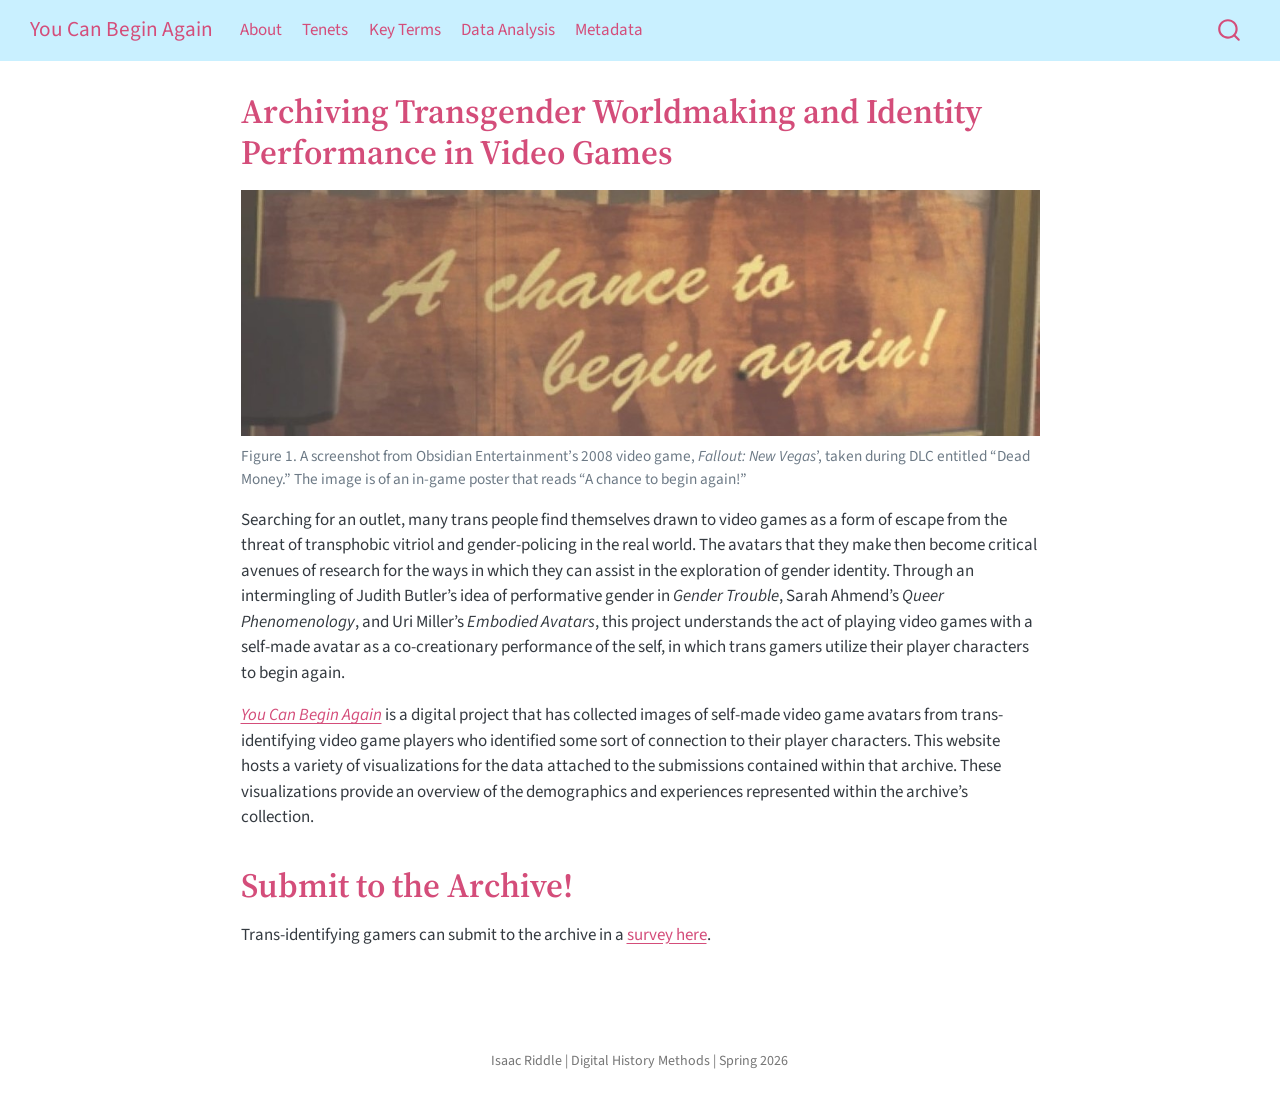
<file: index.html>
<!DOCTYPE html>
<html xmlns="http://www.w3.org/1999/xhtml" lang="en" xml:lang="en"><head>

<meta charset="utf-8">
<meta name="generator" content="quarto-1.9.37">

<meta name="viewport" content="width=device-width, initial-scale=1.0, user-scalable=yes">


<title>Archiving Transgender Worldmaking and Identity Performance in Video Games – You Can Begin Again</title>
<style>
/* Default styles provided by pandoc.
** See https://pandoc.org/MANUAL.html#variables-for-html for config info.
*/
code{white-space: pre-wrap;}
span.smallcaps{font-variant: small-caps;}
div.columns{display: flex; gap: min(4vw, 1.5em);}
div.column{flex: auto; overflow-x: auto;}
div.hanging-indent{margin-left: 1.5em; text-indent: -1.5em;}
ul.task-list{list-style: none;}
ul.task-list li input[type="checkbox"] {
  width: 0.8em;
  margin: 0 0.8em 0.2em -1em; /* quarto-specific, see https://github.com/quarto-dev/quarto-cli/issues/4556 */ 
  vertical-align: middle;
}
</style>


<script src="site_libs/quarto-nav/quarto-nav.js"></script>
<script src="site_libs/quarto-nav/headroom.min.js"></script>
<script src="site_libs/clipboard/clipboard.min.js"></script>
<script src="site_libs/quarto-search/autocomplete.umd.js"></script>
<script src="site_libs/quarto-search/fuse.min.js"></script>
<script src="site_libs/quarto-search/quarto-search.js"></script>
<meta name="quarto:offset" content="./">
<script src="site_libs/quarto-html/quarto.js" type="module"></script>
<script src="site_libs/quarto-html/tabsets/tabsets.js" type="module"></script>
<script src="site_libs/quarto-html/popper.min.js"></script>
<script src="site_libs/quarto-html/tippy.umd.min.js"></script>
<script src="site_libs/quarto-html/anchor.min.js"></script>
<link href="site_libs/quarto-html/tippy.css" rel="stylesheet">
<link href="site_libs/quarto-html/quarto-syntax-highlighting-7f8f88aac4f3542376d5c11b86a4c14d.css" rel="stylesheet" id="quarto-text-highlighting-styles">
<script src="site_libs/bootstrap/bootstrap.min.js"></script>
<link href="site_libs/bootstrap/bootstrap-icons.css" rel="stylesheet">
<link href="site_libs/bootstrap/bootstrap-a1b686ef33f78459eae80886baf5259c.min.css" rel="stylesheet" append-hash="true" id="quarto-bootstrap" data-mode="light">
<script id="quarto-search-options" type="application/json">{
  "location": "navbar",
  "copy-button": false,
  "collapse-after": 3,
  "panel-placement": "end",
  "type": "overlay",
  "limit": 50,
  "keyboard-shortcut": [
    "f",
    "/",
    "s"
  ],
  "show-item-context": false,
  "language": {
    "search-no-results-text": "No results",
    "search-matching-documents-text": "matching documents",
    "search-copy-link-title": "Copy link to search",
    "search-hide-matches-text": "Hide additional matches",
    "search-more-match-text": "more match in this document",
    "search-more-matches-text": "more matches in this document",
    "search-clear-button-title": "Clear",
    "search-text-placeholder": "",
    "search-detached-cancel-button-title": "Cancel",
    "search-submit-button-title": "Submit",
    "search-label": "Search"
  }
}</script>


</head>

<body class="nav-fixed fullcontent quarto-light">

<div id="quarto-search-results"></div>
  <header id="quarto-header" class="headroom fixed-top">
    <nav class="navbar navbar-expand-lg " data-bs-theme="dark">
      <div class="navbar-container container-fluid">
      <div class="navbar-brand-container mx-auto">
    <a class="navbar-brand" href="./index.html">
    <span class="navbar-title">You Can Begin Again</span>
    </a>
  </div>
            <div id="quarto-search" class="" title="Search"></div>
          <button class="navbar-toggler" type="button" data-bs-toggle="collapse" data-bs-target="#navbarCollapse" aria-controls="navbarCollapse" role="menu" aria-expanded="false" aria-label="Toggle navigation" onclick="if (window.quartoToggleHeadroom) { window.quartoToggleHeadroom(); }">
  <span class="navbar-toggler-icon"></span>
</button>
          <div class="collapse navbar-collapse" id="navbarCollapse">
            <ul class="navbar-nav navbar-nav-scroll me-auto">
  <li class="nav-item">
    <a class="nav-link" href="./about.html"> 
<span class="menu-text">About</span></a>
  </li>  
  <li class="nav-item">
    <a class="nav-link" href="./tenets.html"> 
<span class="menu-text">Tenets</span></a>
  </li>  
  <li class="nav-item">
    <a class="nav-link" href="./terms.html"> 
<span class="menu-text">Key Terms</span></a>
  </li>  
  <li class="nav-item">
    <a class="nav-link" href="./datavisualization.html"> 
<span class="menu-text">Data Analysis</span></a>
  </li>  
  <li class="nav-item">
    <a class="nav-link" href="./metadata.html"> 
<span class="menu-text">Metadata</span></a>
  </li>  
</ul>
          </div> <!-- /navcollapse -->
            <div class="quarto-navbar-tools">
</div>
      </div> <!-- /container-fluid -->
    </nav>
</header>
<!-- content -->
<div id="quarto-content" class="quarto-container page-columns page-rows-contents page-layout-article page-navbar">
<!-- sidebar -->
<!-- margin-sidebar -->
    
<!-- main -->
<main class="content" id="quarto-document-content">

<header id="title-block-header" class="quarto-title-block default">
<div class="quarto-title">
<h1 class="title">Archiving Transgender Worldmaking and Identity Performance in Video Games</h1>
</div>



<div class="quarto-title-meta">

    
  
    
  </div>
  


</header>


<div class="quarto-figure quarto-figure-center">
<figure class="figure">
<p><img src="img/exhibitbanner.jpg" class="img-fluid figure-img"></p>
<figcaption>Figure 1. A screenshot from Obsidian Entertainment’s 2008 video game, <em>Fallout: New Vegas</em>’, taken during DLC entitled “Dead Money.” The image is of an in-game poster that reads “A chance to begin again!”</figcaption>
</figure>
</div>
<p>Searching for an outlet, many trans people find themselves drawn to video games as a form of escape from the threat of transphobic vitriol and gender-policing in the real world. The avatars that they make then become critical avenues of research for the ways in which they can assist in the exploration of gender identity. Through an intermingling of Judith Butler’s idea of performative gender in <em>Gender Trouble</em>, Sarah Ahmend’s <em>Queer Phenomenology</em>, and Uri Miller’s <em>Embodied Avatars</em>, this project understands the act of playing video games with a self-made avatar as a co-creationary performance of the self, in which trans gamers utilize their player characters to begin again.</p>
<p><a href="https://isaaclriddle.github.io/youcanbeginagain/collection/"><em>You Can Begin Again</em></a> is a digital project that has collected images of self-made video game avatars from trans-identifying video game players who identified some sort of connection to their player characters. This website hosts a variety of visualizations for the data attached to the submissions contained within that archive. These visualizations provide an overview of the demographics and experiences represented within the archive’s collection.</p>
<section id="submit-to-the-archive" class="level1">
<h1>Submit to the Archive!</h1>
<p>Trans-identifying gamers can submit to the archive in a <a href="https://virginiatech.questionpro.com/youcanbeginagaindigitalarchivesubmissions">survey here</a>.</p>


</section>

</main> <!-- /main -->
<script id="quarto-html-after-body" type="application/javascript">
  window.document.addEventListener("DOMContentLoaded", function (event) {
    const icon = "";
    const anchorJS = new window.AnchorJS();
    anchorJS.options = {
      placement: 'right',
      icon: icon
    };
    anchorJS.add('.anchored');
    const isCodeAnnotation = (el) => {
      for (const clz of el.classList) {
        if (clz.startsWith('code-annotation-')) {                     
          return true;
        }
      }
      return false;
    }
    const onCopySuccess = function(e) {
      // button target
      const button = e.trigger;
      // don't keep focus
      button.blur();
      // flash "checked"
      button.classList.add('code-copy-button-checked');
      var currentTitle = button.getAttribute("title");
      button.setAttribute("title", "Copied!");
      let tooltip;
      if (window.bootstrap) {
        button.setAttribute("data-bs-toggle", "tooltip");
        button.setAttribute("data-bs-placement", "left");
        button.setAttribute("data-bs-title", "Copied!");
        tooltip = new bootstrap.Tooltip(button, 
          { trigger: "manual", 
            customClass: "code-copy-button-tooltip",
            offset: [0, -8]});
        tooltip.show();    
      }
      setTimeout(function() {
        if (tooltip) {
          tooltip.hide();
          button.removeAttribute("data-bs-title");
          button.removeAttribute("data-bs-toggle");
          button.removeAttribute("data-bs-placement");
        }
        button.setAttribute("title", currentTitle);
        button.classList.remove('code-copy-button-checked');
      }, 1000);
      // clear code selection
      e.clearSelection();
    }
    const getTextToCopy = function(trigger) {
      const outerScaffold = trigger.parentElement.cloneNode(true);
      const codeEl = outerScaffold.querySelector('code');
      for (const childEl of codeEl.children) {
        if (isCodeAnnotation(childEl)) {
          childEl.remove();
        }
      }
      return codeEl.innerText;
    }
    const clipboard = new window.ClipboardJS('.code-copy-button:not([data-in-quarto-modal])', {
      text: getTextToCopy
    });
    clipboard.on('success', onCopySuccess);
    if (window.document.getElementById('quarto-embedded-source-code-modal')) {
      const clipboardModal = new window.ClipboardJS('.code-copy-button[data-in-quarto-modal]', {
        text: getTextToCopy,
        container: window.document.getElementById('quarto-embedded-source-code-modal')
      });
      clipboardModal.on('success', onCopySuccess);
    }
      var localhostRegex = new RegExp(/^(?:http|https):\/\/localhost\:?[0-9]*\//);
      var mailtoRegex = new RegExp(/^mailto:/);
        var filterRegex = new RegExp("https:\/\/isaaclriddle\.github\.io\/beginagainarchive\/");
      var isInternal = (href) => {
          return filterRegex.test(href) || localhostRegex.test(href) || mailtoRegex.test(href);
      }
      // Inspect non-navigation links and adorn them if external
     var links = window.document.querySelectorAll('a[href]:not(.nav-link):not(.navbar-brand):not(.toc-action):not(.sidebar-link):not(.sidebar-item-toggle):not(.pagination-link):not(.no-external):not([aria-hidden]):not(.dropdown-item):not(.quarto-navigation-tool):not(.about-link)');
      for (var i=0; i<links.length; i++) {
        const link = links[i];
        if (!isInternal(link.href)) {
          // undo the damage that might have been done by quarto-nav.js in the case of
          // links that we want to consider external
          if (link.dataset.originalHref !== undefined) {
            link.href = link.dataset.originalHref;
          }
        }
      }
    function tippyHover(el, contentFn, onTriggerFn, onUntriggerFn) {
      const config = {
        allowHTML: true,
        maxWidth: 500,
        delay: 100,
        arrow: false,
        appendTo: function(el) {
            return el.parentElement;
        },
        interactive: true,
        interactiveBorder: 10,
        theme: 'quarto',
        placement: 'bottom-start',
      };
      if (contentFn) {
        config.content = contentFn;
      }
      if (onTriggerFn) {
        config.onTrigger = onTriggerFn;
      }
      if (onUntriggerFn) {
        config.onUntrigger = onUntriggerFn;
      }
      window.tippy(el, config); 
    }
    const noterefs = window.document.querySelectorAll('a[role="doc-noteref"]');
    for (var i=0; i<noterefs.length; i++) {
      const ref = noterefs[i];
      tippyHover(ref, function() {
        // use id or data attribute instead here
        let href = ref.getAttribute('data-footnote-href') || ref.getAttribute('href');
        try { href = new URL(href).hash; } catch {}
        const id = href.replace(/^#\/?/, "");
        const note = window.document.getElementById(id);
        if (note) {
          return note.innerHTML;
        } else {
          return "";
        }
      });
    }
    const xrefs = window.document.querySelectorAll('a.quarto-xref');
    const processXRef = (id, note) => {
      // Strip column container classes
      const stripColumnClz = (el) => {
        el.classList.remove("page-full", "page-columns");
        if (el.children) {
          for (const child of el.children) {
            stripColumnClz(child);
          }
        }
      }
      stripColumnClz(note)
      if (id === null || id.startsWith('sec-')) {
        // Special case sections, only their first couple elements
        const container = document.createElement("div");
        if (note.children && note.children.length > 2) {
          container.appendChild(note.children[0].cloneNode(true));
          for (let i = 1; i < note.children.length; i++) {
            const child = note.children[i];
            if (child.tagName === "P" && child.innerText === "") {
              continue;
            } else {
              container.appendChild(child.cloneNode(true));
              break;
            }
          }
          if (window.Quarto?.typesetMath) {
            window.Quarto.typesetMath(container);
          }
          return container.innerHTML
        } else {
          if (window.Quarto?.typesetMath) {
            window.Quarto.typesetMath(note);
          }
          return note.innerHTML;
        }
      } else {
        // Remove any anchor links if they are present
        const anchorLink = note.querySelector('a.anchorjs-link');
        if (anchorLink) {
          anchorLink.remove();
        }
        if (window.Quarto?.typesetMath) {
          window.Quarto.typesetMath(note);
        }
        if (note.classList.contains("callout")) {
          return note.outerHTML;
        } else {
          return note.innerHTML;
        }
      }
    }
    for (var i=0; i<xrefs.length; i++) {
      const xref = xrefs[i];
      tippyHover(xref, undefined, function(instance) {
        instance.disable();
        let url = xref.getAttribute('href');
        let hash = undefined; 
        if (url.startsWith('#')) {
          hash = url;
        } else {
          try { hash = new URL(url).hash; } catch {}
        }
        if (hash) {
          const id = hash.replace(/^#\/?/, "");
          const note = window.document.getElementById(id);
          if (note !== null) {
            try {
              const html = processXRef(id, note.cloneNode(true));
              instance.setContent(html);
            } finally {
              instance.enable();
              instance.show();
            }
          } else {
            // See if we can fetch this
            fetch(url.split('#')[0])
            .then(res => res.text())
            .then(html => {
              const parser = new DOMParser();
              const htmlDoc = parser.parseFromString(html, "text/html");
              const note = htmlDoc.getElementById(id);
              if (note !== null) {
                const html = processXRef(id, note);
                instance.setContent(html);
              } 
            }).finally(() => {
              instance.enable();
              instance.show();
            });
          }
        } else {
          // See if we can fetch a full url (with no hash to target)
          // This is a special case and we should probably do some content thinning / targeting
          fetch(url)
          .then(res => res.text())
          .then(html => {
            const parser = new DOMParser();
            const htmlDoc = parser.parseFromString(html, "text/html");
            const note = htmlDoc.querySelector('main.content');
            if (note !== null) {
              // This should only happen for chapter cross references
              // (since there is no id in the URL)
              // remove the first header
              if (note.children.length > 0 && note.children[0].tagName === "HEADER") {
                note.children[0].remove();
              }
              const html = processXRef(null, note);
              instance.setContent(html);
            } 
          }).finally(() => {
            instance.enable();
            instance.show();
          });
        }
      }, function(instance) {
      });
    }
        let selectedAnnoteEl;
        const selectorForAnnotation = ( cell, annotation) => {
          let cellAttr = 'data-code-cell="' + cell + '"';
          let lineAttr = 'data-code-annotation="' +  annotation + '"';
          const selector = 'span[' + cellAttr + '][' + lineAttr + ']';
          return selector;
        }
        const selectCodeLines = (annoteEl) => {
          const doc = window.document;
          const targetCell = annoteEl.getAttribute("data-target-cell");
          const targetAnnotation = annoteEl.getAttribute("data-target-annotation");
          const annoteSpan = window.document.querySelector(selectorForAnnotation(targetCell, targetAnnotation));
          const lines = annoteSpan.getAttribute("data-code-lines").split(",");
          const lineIds = lines.map((line) => {
            return targetCell + "-" + line;
          })
          let top = null;
          let height = null;
          let parent = null;
          if (lineIds.length > 0) {
              //compute the position of the single el (top and bottom and make a div)
              const el = window.document.getElementById(lineIds[0]);
              top = el.offsetTop;
              height = el.offsetHeight;
              parent = el.parentElement.parentElement;
            if (lineIds.length > 1) {
              const lastEl = window.document.getElementById(lineIds[lineIds.length - 1]);
              const bottom = lastEl.offsetTop + lastEl.offsetHeight;
              height = bottom - top;
            }
            if (top !== null && height !== null && parent !== null) {
              // cook up a div (if necessary) and position it 
              let div = window.document.getElementById("code-annotation-line-highlight");
              if (div === null) {
                div = window.document.createElement("div");
                div.setAttribute("id", "code-annotation-line-highlight");
                div.style.position = 'absolute';
                parent.appendChild(div);
              }
              div.style.top = top - 2 + "px";
              div.style.height = height + 4 + "px";
              div.style.left = 0;
              let gutterDiv = window.document.getElementById("code-annotation-line-highlight-gutter");
              if (gutterDiv === null) {
                gutterDiv = window.document.createElement("div");
                gutterDiv.setAttribute("id", "code-annotation-line-highlight-gutter");
                gutterDiv.style.position = 'absolute';
                const codeCell = window.document.getElementById(targetCell);
                const gutter = codeCell.querySelector('.code-annotation-gutter');
                gutter.appendChild(gutterDiv);
              }
              gutterDiv.style.top = top - 2 + "px";
              gutterDiv.style.height = height + 4 + "px";
            }
            selectedAnnoteEl = annoteEl;
          }
        };
        const unselectCodeLines = () => {
          const elementsIds = ["code-annotation-line-highlight", "code-annotation-line-highlight-gutter"];
          elementsIds.forEach((elId) => {
            const div = window.document.getElementById(elId);
            if (div) {
              div.remove();
            }
          });
          selectedAnnoteEl = undefined;
        };
          // Handle positioning of the toggle
      window.addEventListener(
        "resize",
        throttle(() => {
          elRect = undefined;
          if (selectedAnnoteEl) {
            selectCodeLines(selectedAnnoteEl);
          }
        }, 10)
      );
      function throttle(fn, ms) {
      let throttle = false;
      let timer;
        return (...args) => {
          if(!throttle) { // first call gets through
              fn.apply(this, args);
              throttle = true;
          } else { // all the others get throttled
              if(timer) clearTimeout(timer); // cancel #2
              timer = setTimeout(() => {
                fn.apply(this, args);
                timer = throttle = false;
              }, ms);
          }
        };
      }
        // Attach click handler to the DT
        const annoteDls = window.document.querySelectorAll('dt[data-target-cell]');
        for (const annoteDlNode of annoteDls) {
          annoteDlNode.addEventListener('click', (event) => {
            const clickedEl = event.target;
            if (clickedEl !== selectedAnnoteEl) {
              unselectCodeLines();
              const activeEl = window.document.querySelector('dt[data-target-cell].code-annotation-active');
              if (activeEl) {
                activeEl.classList.remove('code-annotation-active');
              }
              selectCodeLines(clickedEl);
              clickedEl.classList.add('code-annotation-active');
            } else {
              // Unselect the line
              unselectCodeLines();
              clickedEl.classList.remove('code-annotation-active');
            }
          });
        }
    const findCites = (el) => {
      const parentEl = el.parentElement;
      if (parentEl) {
        const cites = parentEl.dataset.cites;
        if (cites) {
          return {
            el,
            cites: cites.split(' ')
          };
        } else {
          return findCites(el.parentElement)
        }
      } else {
        return undefined;
      }
    };
    var bibliorefs = window.document.querySelectorAll('a[role="doc-biblioref"]');
    for (var i=0; i<bibliorefs.length; i++) {
      const ref = bibliorefs[i];
      const citeInfo = findCites(ref);
      if (citeInfo) {
        tippyHover(citeInfo.el, function() {
          var popup = window.document.createElement('div');
          citeInfo.cites.forEach(function(cite) {
            var citeDiv = window.document.createElement('div');
            citeDiv.classList.add('hanging-indent');
            citeDiv.classList.add('csl-entry');
            var biblioDiv = window.document.getElementById('ref-' + cite);
            if (biblioDiv) {
              citeDiv.innerHTML = biblioDiv.innerHTML;
            }
            popup.appendChild(citeDiv);
          });
          return popup.innerHTML;
        });
      }
    }
  });
  </script>
</div> <!-- /content -->
<footer class="footer">
  <div class="nav-footer">
    <div class="nav-footer-left">
      &nbsp;
    </div>   
    <div class="nav-footer-center">
<p>Isaac Riddle | Digital History Methods | Spring 2026</p>
</div>
    <div class="nav-footer-right">
      &nbsp;
    </div>
  </div>
</footer>




</body></html>
</file>
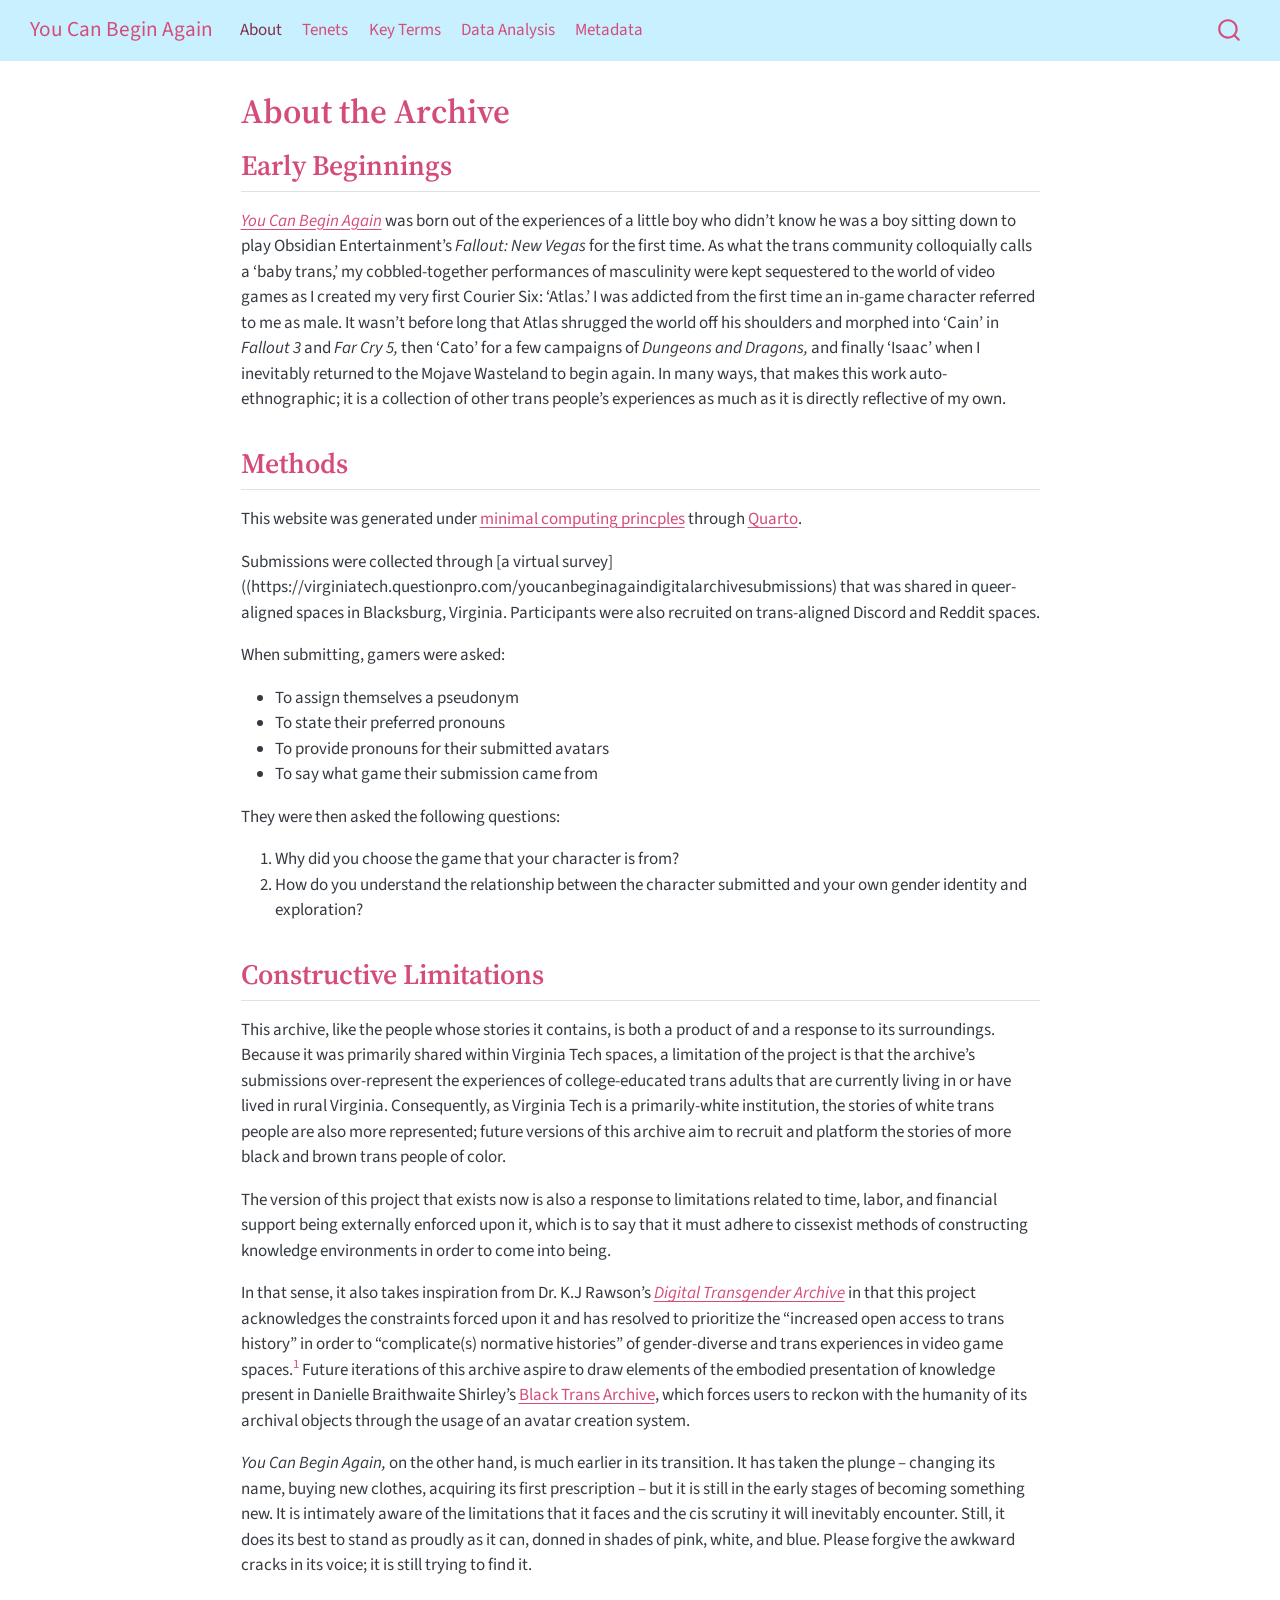
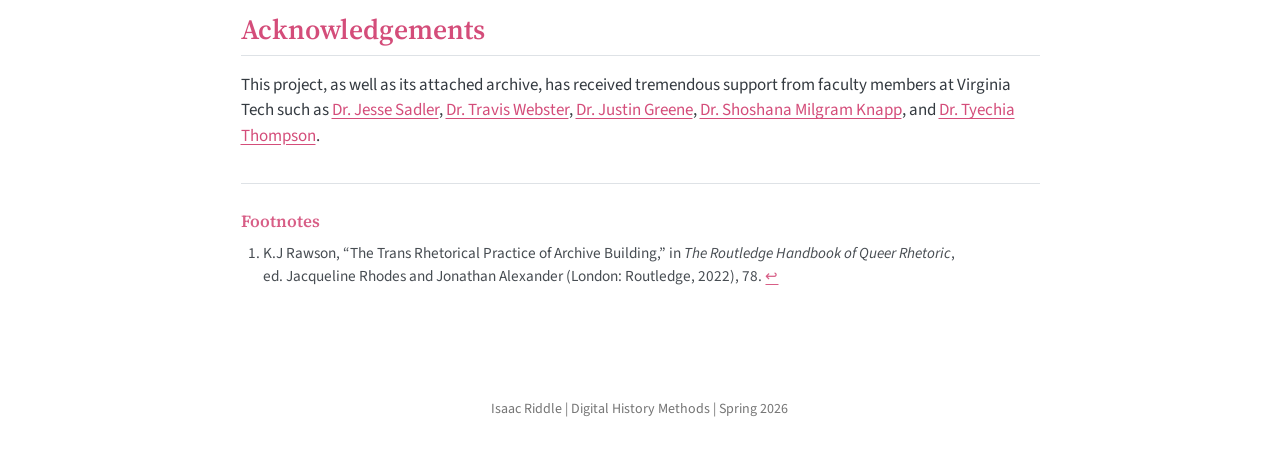
<file: about.html>
<!DOCTYPE html>
<html xmlns="http://www.w3.org/1999/xhtml" lang="en" xml:lang="en"><head>

<meta charset="utf-8">
<meta name="generator" content="quarto-1.9.37">

<meta name="viewport" content="width=device-width, initial-scale=1.0, user-scalable=yes">


<title>About the Archive – You Can Begin Again</title>
<style>
/* Default styles provided by pandoc.
** See https://pandoc.org/MANUAL.html#variables-for-html for config info.
*/
code{white-space: pre-wrap;}
span.smallcaps{font-variant: small-caps;}
div.columns{display: flex; gap: min(4vw, 1.5em);}
div.column{flex: auto; overflow-x: auto;}
div.hanging-indent{margin-left: 1.5em; text-indent: -1.5em;}
ul.task-list{list-style: none;}
ul.task-list li input[type="checkbox"] {
  width: 0.8em;
  margin: 0 0.8em 0.2em -1em; /* quarto-specific, see https://github.com/quarto-dev/quarto-cli/issues/4556 */ 
  vertical-align: middle;
}
</style>


<script src="site_libs/quarto-nav/quarto-nav.js"></script>
<script src="site_libs/quarto-nav/headroom.min.js"></script>
<script src="site_libs/clipboard/clipboard.min.js"></script>
<script src="site_libs/quarto-search/autocomplete.umd.js"></script>
<script src="site_libs/quarto-search/fuse.min.js"></script>
<script src="site_libs/quarto-search/quarto-search.js"></script>
<meta name="quarto:offset" content="./">
<script src="site_libs/quarto-html/quarto.js" type="module"></script>
<script src="site_libs/quarto-html/tabsets/tabsets.js" type="module"></script>
<script src="site_libs/quarto-html/popper.min.js"></script>
<script src="site_libs/quarto-html/tippy.umd.min.js"></script>
<script src="site_libs/quarto-html/anchor.min.js"></script>
<link href="site_libs/quarto-html/tippy.css" rel="stylesheet">
<link href="site_libs/quarto-html/quarto-syntax-highlighting-7f8f88aac4f3542376d5c11b86a4c14d.css" rel="stylesheet" id="quarto-text-highlighting-styles">
<script src="site_libs/bootstrap/bootstrap.min.js"></script>
<link href="site_libs/bootstrap/bootstrap-icons.css" rel="stylesheet">
<link href="site_libs/bootstrap/bootstrap-a1b686ef33f78459eae80886baf5259c.min.css" rel="stylesheet" append-hash="true" id="quarto-bootstrap" data-mode="light">
<script id="quarto-search-options" type="application/json">{
  "location": "navbar",
  "copy-button": false,
  "collapse-after": 3,
  "panel-placement": "end",
  "type": "overlay",
  "limit": 50,
  "keyboard-shortcut": [
    "f",
    "/",
    "s"
  ],
  "show-item-context": false,
  "language": {
    "search-no-results-text": "No results",
    "search-matching-documents-text": "matching documents",
    "search-copy-link-title": "Copy link to search",
    "search-hide-matches-text": "Hide additional matches",
    "search-more-match-text": "more match in this document",
    "search-more-matches-text": "more matches in this document",
    "search-clear-button-title": "Clear",
    "search-text-placeholder": "",
    "search-detached-cancel-button-title": "Cancel",
    "search-submit-button-title": "Submit",
    "search-label": "Search"
  }
}</script>


</head>

<body class="nav-fixed fullcontent quarto-light">

<div id="quarto-search-results"></div>
  <header id="quarto-header" class="headroom fixed-top">
    <nav class="navbar navbar-expand-lg " data-bs-theme="dark">
      <div class="navbar-container container-fluid">
      <div class="navbar-brand-container mx-auto">
    <a class="navbar-brand" href="./index.html">
    <span class="navbar-title">You Can Begin Again</span>
    </a>
  </div>
            <div id="quarto-search" class="" title="Search"></div>
          <button class="navbar-toggler" type="button" data-bs-toggle="collapse" data-bs-target="#navbarCollapse" aria-controls="navbarCollapse" role="menu" aria-expanded="false" aria-label="Toggle navigation" onclick="if (window.quartoToggleHeadroom) { window.quartoToggleHeadroom(); }">
  <span class="navbar-toggler-icon"></span>
</button>
          <div class="collapse navbar-collapse" id="navbarCollapse">
            <ul class="navbar-nav navbar-nav-scroll me-auto">
  <li class="nav-item">
    <a class="nav-link active" href="./about.html" aria-current="page"> 
<span class="menu-text">About</span></a>
  </li>  
  <li class="nav-item">
    <a class="nav-link" href="./tenets.html"> 
<span class="menu-text">Tenets</span></a>
  </li>  
  <li class="nav-item">
    <a class="nav-link" href="./terms.html"> 
<span class="menu-text">Key Terms</span></a>
  </li>  
  <li class="nav-item">
    <a class="nav-link" href="./datavisualization.html"> 
<span class="menu-text">Data Analysis</span></a>
  </li>  
  <li class="nav-item">
    <a class="nav-link" href="./metadata.html"> 
<span class="menu-text">Metadata</span></a>
  </li>  
</ul>
          </div> <!-- /navcollapse -->
            <div class="quarto-navbar-tools">
</div>
      </div> <!-- /container-fluid -->
    </nav>
</header>
<!-- content -->
<div id="quarto-content" class="quarto-container page-columns page-rows-contents page-layout-article page-navbar">
<!-- sidebar -->
<!-- margin-sidebar -->
    
<!-- main -->
<main class="content" id="quarto-document-content">

<header id="title-block-header" class="quarto-title-block default">
<div class="quarto-title">
<h1 class="title">About the Archive</h1>
</div>



<div class="quarto-title-meta">

    
  
    
  </div>
  


</header>


<section id="early-beginnings" class="level2">
<h2 class="anchored" data-anchor-id="early-beginnings">Early Beginnings</h2>
<p><a href="https://isaaclriddle.github.io/youcanbeginagain/collection/"><em>You Can Begin Again</em></a> was born out of the experiences of a little boy who didn’t know he was a boy sitting down to play Obsidian Entertainment’s <em>Fallout: New Vegas</em> for the first time. As what the trans community colloquially calls a ‘baby trans,’ my cobbled-together performances of masculinity were kept sequestered to the world of video games as I created my very first Courier Six: ‘Atlas.’ I was addicted from the first time an in-game character referred to me as male. It wasn’t before long that Atlas shrugged the world off his shoulders and morphed into ‘Cain’ in <em>Fallout 3</em> and <em>Far Cry 5,</em> then ‘Cato’ for a few campaigns of <em>Dungeons and Dragons,</em> and finally ‘Isaac’ when I inevitably returned to the Mojave Wasteland to begin again. In many ways, that makes this work auto-ethnographic; it is a collection of other trans people’s experiences as much as it is directly reflective of my own.</p>
</section>
<section id="methods" class="level2">
<h2 class="anchored" data-anchor-id="methods">Methods</h2>
<p>This website was generated under <a href="https://go-dh.github.io/mincomp/thoughts/2015/05/21/user-vs-learner/">minimal computing princples</a> through <a href="https://quarto.org/">Quarto</a>.</p>
<p>Submissions were collected through [a virtual survey]((https://virginiatech.questionpro.com/youcanbeginagaindigitalarchivesubmissions) that was shared in queer-aligned spaces in Blacksburg, Virginia. Participants were also recruited on trans-aligned Discord and Reddit spaces.</p>
<p>When submitting, gamers were asked:</p>
<ul>
<li>To assign themselves a pseudonym</li>
<li>To state their preferred pronouns</li>
<li>To provide pronouns for their submitted avatars</li>
<li>To say what game their submission came from</li>
</ul>
<p>They were then asked the following questions:</p>
<ol type="1">
<li>Why did you choose the game that your character is from?</li>
<li>How do you understand the relationship between the character submitted and your own gender identity and exploration?</li>
</ol>
</section>
<section id="constructive-limitations" class="level2">
<h2 class="anchored" data-anchor-id="constructive-limitations">Constructive Limitations</h2>
<p>This archive, like the people whose stories it contains, is both a product of and a response to its surroundings. Because it was primarily shared within Virginia Tech spaces, a limitation of the project is that the archive’s submissions over-represent the experiences of college-educated trans adults that are currently living in or have lived in rural Virginia. Consequently, as Virginia Tech is a primarily-white institution, the stories of white trans people are also more represented; future versions of this archive aim to recruit and platform the stories of more black and brown trans people of color.</p>
<p>The version of this project that exists now is also a response to limitations related to time, labor, and financial support being externally enforced upon it, which is to say that it must adhere to cissexist methods of constructing knowledge environments in order to come into being.</p>
<p>In that sense, it also takes inspiration from Dr.&nbsp;K.J Rawson’s <a href="https://www.digitaltransgenderarchive.net/"><em>Digital Transgender Archive</em></a> in that this project acknowledges the constraints forced upon it and has resolved to prioritize the “increased open access to trans history” in order to “complicate(s) normative histories” of gender-diverse and trans experiences in video game spaces.<a href="#fn1" class="footnote-ref" id="fnref1" role="doc-noteref"><sup>1</sup></a> Future iterations of this archive aspire to draw elements of the embodied presentation of knowledge present in Danielle Braithwaite Shirley’s <a href="https://blacktransarchive.com/">Black Trans Archive</a>, which forces users to reckon with the humanity of its archival objects through the usage of an avatar creation system.</p>
<p><em>You Can Begin Again,</em> on the other hand, is much earlier in its transition. It has taken the plunge – changing its name, buying new clothes, acquiring its first prescription – but it is still in the early stages of becoming something new. It is intimately aware of the limitations that it faces and the cis scrutiny it will inevitably encounter. Still, it does its best to stand as proudly as it can, donned in shades of pink, white, and blue. Please forgive the awkward cracks in its voice; it is still trying to find it.</p>
</section>
<section id="acknowledgements" class="level2">
<h2 class="anchored" data-anchor-id="acknowledgements">Acknowledgements</h2>
<p>This project, as well as its attached archive, has received tremendous support from faculty members at Virginia Tech such as <a href="https://www.jessesadler.com/">Dr.&nbsp;Jesse Sadler</a>, <a href="https://liberalarts.vt.edu/departments-and-schools/department-of-english/faculty/travis-webster.html">Dr.&nbsp;Travis Webster</a>, <a href="https://liberalarts.vt.edu/departments-and-schools/department-of-english/faculty/justin-russell-greene.html">Dr.&nbsp;Justin Greene</a>, <a href="https://liberalarts.vt.edu/departments-and-schools/department-of-english/faculty/shoshana-knapp.html">Dr.&nbsp;Shoshana Milgram Knapp</a>, and <a href="https://experts.vt.edu/6889-tyechia-thompson">Dr.&nbsp;Tyechia Thompson</a>.</p>


</section>


<div id="quarto-appendix" class="default"><section id="footnotes" class="footnotes footnotes-end-of-document" role="doc-endnotes"><h2 class="anchored quarto-appendix-heading">Footnotes</h2>

<ol>
<li id="fn1"><p>K.J Rawson, “The Trans Rhetorical Practice of Archive Building,” in <em>The Routledge Handbook of Queer Rhetoric</em>, ed.&nbsp;Jacqueline Rhodes and Jonathan Alexander (London: Routledge, 2022), 78.<a href="#fnref1" class="footnote-back" role="doc-backlink">↩︎</a></p></li>
</ol>
</section></div></main> <!-- /main -->
<script id="quarto-html-after-body" type="application/javascript">
  window.document.addEventListener("DOMContentLoaded", function (event) {
    const icon = "";
    const anchorJS = new window.AnchorJS();
    anchorJS.options = {
      placement: 'right',
      icon: icon
    };
    anchorJS.add('.anchored');
    const isCodeAnnotation = (el) => {
      for (const clz of el.classList) {
        if (clz.startsWith('code-annotation-')) {                     
          return true;
        }
      }
      return false;
    }
    const onCopySuccess = function(e) {
      // button target
      const button = e.trigger;
      // don't keep focus
      button.blur();
      // flash "checked"
      button.classList.add('code-copy-button-checked');
      var currentTitle = button.getAttribute("title");
      button.setAttribute("title", "Copied!");
      let tooltip;
      if (window.bootstrap) {
        button.setAttribute("data-bs-toggle", "tooltip");
        button.setAttribute("data-bs-placement", "left");
        button.setAttribute("data-bs-title", "Copied!");
        tooltip = new bootstrap.Tooltip(button, 
          { trigger: "manual", 
            customClass: "code-copy-button-tooltip",
            offset: [0, -8]});
        tooltip.show();    
      }
      setTimeout(function() {
        if (tooltip) {
          tooltip.hide();
          button.removeAttribute("data-bs-title");
          button.removeAttribute("data-bs-toggle");
          button.removeAttribute("data-bs-placement");
        }
        button.setAttribute("title", currentTitle);
        button.classList.remove('code-copy-button-checked');
      }, 1000);
      // clear code selection
      e.clearSelection();
    }
    const getTextToCopy = function(trigger) {
      const outerScaffold = trigger.parentElement.cloneNode(true);
      const codeEl = outerScaffold.querySelector('code');
      for (const childEl of codeEl.children) {
        if (isCodeAnnotation(childEl)) {
          childEl.remove();
        }
      }
      return codeEl.innerText;
    }
    const clipboard = new window.ClipboardJS('.code-copy-button:not([data-in-quarto-modal])', {
      text: getTextToCopy
    });
    clipboard.on('success', onCopySuccess);
    if (window.document.getElementById('quarto-embedded-source-code-modal')) {
      const clipboardModal = new window.ClipboardJS('.code-copy-button[data-in-quarto-modal]', {
        text: getTextToCopy,
        container: window.document.getElementById('quarto-embedded-source-code-modal')
      });
      clipboardModal.on('success', onCopySuccess);
    }
      var localhostRegex = new RegExp(/^(?:http|https):\/\/localhost\:?[0-9]*\//);
      var mailtoRegex = new RegExp(/^mailto:/);
        var filterRegex = new RegExp("https:\/\/isaaclriddle\.github\.io\/beginagainarchive\/");
      var isInternal = (href) => {
          return filterRegex.test(href) || localhostRegex.test(href) || mailtoRegex.test(href);
      }
      // Inspect non-navigation links and adorn them if external
     var links = window.document.querySelectorAll('a[href]:not(.nav-link):not(.navbar-brand):not(.toc-action):not(.sidebar-link):not(.sidebar-item-toggle):not(.pagination-link):not(.no-external):not([aria-hidden]):not(.dropdown-item):not(.quarto-navigation-tool):not(.about-link)');
      for (var i=0; i<links.length; i++) {
        const link = links[i];
        if (!isInternal(link.href)) {
          // undo the damage that might have been done by quarto-nav.js in the case of
          // links that we want to consider external
          if (link.dataset.originalHref !== undefined) {
            link.href = link.dataset.originalHref;
          }
        }
      }
    function tippyHover(el, contentFn, onTriggerFn, onUntriggerFn) {
      const config = {
        allowHTML: true,
        maxWidth: 500,
        delay: 100,
        arrow: false,
        appendTo: function(el) {
            return el.parentElement;
        },
        interactive: true,
        interactiveBorder: 10,
        theme: 'quarto',
        placement: 'bottom-start',
      };
      if (contentFn) {
        config.content = contentFn;
      }
      if (onTriggerFn) {
        config.onTrigger = onTriggerFn;
      }
      if (onUntriggerFn) {
        config.onUntrigger = onUntriggerFn;
      }
      window.tippy(el, config); 
    }
    const noterefs = window.document.querySelectorAll('a[role="doc-noteref"]');
    for (var i=0; i<noterefs.length; i++) {
      const ref = noterefs[i];
      tippyHover(ref, function() {
        // use id or data attribute instead here
        let href = ref.getAttribute('data-footnote-href') || ref.getAttribute('href');
        try { href = new URL(href).hash; } catch {}
        const id = href.replace(/^#\/?/, "");
        const note = window.document.getElementById(id);
        if (note) {
          return note.innerHTML;
        } else {
          return "";
        }
      });
    }
    const xrefs = window.document.querySelectorAll('a.quarto-xref');
    const processXRef = (id, note) => {
      // Strip column container classes
      const stripColumnClz = (el) => {
        el.classList.remove("page-full", "page-columns");
        if (el.children) {
          for (const child of el.children) {
            stripColumnClz(child);
          }
        }
      }
      stripColumnClz(note)
      if (id === null || id.startsWith('sec-')) {
        // Special case sections, only their first couple elements
        const container = document.createElement("div");
        if (note.children && note.children.length > 2) {
          container.appendChild(note.children[0].cloneNode(true));
          for (let i = 1; i < note.children.length; i++) {
            const child = note.children[i];
            if (child.tagName === "P" && child.innerText === "") {
              continue;
            } else {
              container.appendChild(child.cloneNode(true));
              break;
            }
          }
          if (window.Quarto?.typesetMath) {
            window.Quarto.typesetMath(container);
          }
          return container.innerHTML
        } else {
          if (window.Quarto?.typesetMath) {
            window.Quarto.typesetMath(note);
          }
          return note.innerHTML;
        }
      } else {
        // Remove any anchor links if they are present
        const anchorLink = note.querySelector('a.anchorjs-link');
        if (anchorLink) {
          anchorLink.remove();
        }
        if (window.Quarto?.typesetMath) {
          window.Quarto.typesetMath(note);
        }
        if (note.classList.contains("callout")) {
          return note.outerHTML;
        } else {
          return note.innerHTML;
        }
      }
    }
    for (var i=0; i<xrefs.length; i++) {
      const xref = xrefs[i];
      tippyHover(xref, undefined, function(instance) {
        instance.disable();
        let url = xref.getAttribute('href');
        let hash = undefined; 
        if (url.startsWith('#')) {
          hash = url;
        } else {
          try { hash = new URL(url).hash; } catch {}
        }
        if (hash) {
          const id = hash.replace(/^#\/?/, "");
          const note = window.document.getElementById(id);
          if (note !== null) {
            try {
              const html = processXRef(id, note.cloneNode(true));
              instance.setContent(html);
            } finally {
              instance.enable();
              instance.show();
            }
          } else {
            // See if we can fetch this
            fetch(url.split('#')[0])
            .then(res => res.text())
            .then(html => {
              const parser = new DOMParser();
              const htmlDoc = parser.parseFromString(html, "text/html");
              const note = htmlDoc.getElementById(id);
              if (note !== null) {
                const html = processXRef(id, note);
                instance.setContent(html);
              } 
            }).finally(() => {
              instance.enable();
              instance.show();
            });
          }
        } else {
          // See if we can fetch a full url (with no hash to target)
          // This is a special case and we should probably do some content thinning / targeting
          fetch(url)
          .then(res => res.text())
          .then(html => {
            const parser = new DOMParser();
            const htmlDoc = parser.parseFromString(html, "text/html");
            const note = htmlDoc.querySelector('main.content');
            if (note !== null) {
              // This should only happen for chapter cross references
              // (since there is no id in the URL)
              // remove the first header
              if (note.children.length > 0 && note.children[0].tagName === "HEADER") {
                note.children[0].remove();
              }
              const html = processXRef(null, note);
              instance.setContent(html);
            } 
          }).finally(() => {
            instance.enable();
            instance.show();
          });
        }
      }, function(instance) {
      });
    }
        let selectedAnnoteEl;
        const selectorForAnnotation = ( cell, annotation) => {
          let cellAttr = 'data-code-cell="' + cell + '"';
          let lineAttr = 'data-code-annotation="' +  annotation + '"';
          const selector = 'span[' + cellAttr + '][' + lineAttr + ']';
          return selector;
        }
        const selectCodeLines = (annoteEl) => {
          const doc = window.document;
          const targetCell = annoteEl.getAttribute("data-target-cell");
          const targetAnnotation = annoteEl.getAttribute("data-target-annotation");
          const annoteSpan = window.document.querySelector(selectorForAnnotation(targetCell, targetAnnotation));
          const lines = annoteSpan.getAttribute("data-code-lines").split(",");
          const lineIds = lines.map((line) => {
            return targetCell + "-" + line;
          })
          let top = null;
          let height = null;
          let parent = null;
          if (lineIds.length > 0) {
              //compute the position of the single el (top and bottom and make a div)
              const el = window.document.getElementById(lineIds[0]);
              top = el.offsetTop;
              height = el.offsetHeight;
              parent = el.parentElement.parentElement;
            if (lineIds.length > 1) {
              const lastEl = window.document.getElementById(lineIds[lineIds.length - 1]);
              const bottom = lastEl.offsetTop + lastEl.offsetHeight;
              height = bottom - top;
            }
            if (top !== null && height !== null && parent !== null) {
              // cook up a div (if necessary) and position it 
              let div = window.document.getElementById("code-annotation-line-highlight");
              if (div === null) {
                div = window.document.createElement("div");
                div.setAttribute("id", "code-annotation-line-highlight");
                div.style.position = 'absolute';
                parent.appendChild(div);
              }
              div.style.top = top - 2 + "px";
              div.style.height = height + 4 + "px";
              div.style.left = 0;
              let gutterDiv = window.document.getElementById("code-annotation-line-highlight-gutter");
              if (gutterDiv === null) {
                gutterDiv = window.document.createElement("div");
                gutterDiv.setAttribute("id", "code-annotation-line-highlight-gutter");
                gutterDiv.style.position = 'absolute';
                const codeCell = window.document.getElementById(targetCell);
                const gutter = codeCell.querySelector('.code-annotation-gutter');
                gutter.appendChild(gutterDiv);
              }
              gutterDiv.style.top = top - 2 + "px";
              gutterDiv.style.height = height + 4 + "px";
            }
            selectedAnnoteEl = annoteEl;
          }
        };
        const unselectCodeLines = () => {
          const elementsIds = ["code-annotation-line-highlight", "code-annotation-line-highlight-gutter"];
          elementsIds.forEach((elId) => {
            const div = window.document.getElementById(elId);
            if (div) {
              div.remove();
            }
          });
          selectedAnnoteEl = undefined;
        };
          // Handle positioning of the toggle
      window.addEventListener(
        "resize",
        throttle(() => {
          elRect = undefined;
          if (selectedAnnoteEl) {
            selectCodeLines(selectedAnnoteEl);
          }
        }, 10)
      );
      function throttle(fn, ms) {
      let throttle = false;
      let timer;
        return (...args) => {
          if(!throttle) { // first call gets through
              fn.apply(this, args);
              throttle = true;
          } else { // all the others get throttled
              if(timer) clearTimeout(timer); // cancel #2
              timer = setTimeout(() => {
                fn.apply(this, args);
                timer = throttle = false;
              }, ms);
          }
        };
      }
        // Attach click handler to the DT
        const annoteDls = window.document.querySelectorAll('dt[data-target-cell]');
        for (const annoteDlNode of annoteDls) {
          annoteDlNode.addEventListener('click', (event) => {
            const clickedEl = event.target;
            if (clickedEl !== selectedAnnoteEl) {
              unselectCodeLines();
              const activeEl = window.document.querySelector('dt[data-target-cell].code-annotation-active');
              if (activeEl) {
                activeEl.classList.remove('code-annotation-active');
              }
              selectCodeLines(clickedEl);
              clickedEl.classList.add('code-annotation-active');
            } else {
              // Unselect the line
              unselectCodeLines();
              clickedEl.classList.remove('code-annotation-active');
            }
          });
        }
    const findCites = (el) => {
      const parentEl = el.parentElement;
      if (parentEl) {
        const cites = parentEl.dataset.cites;
        if (cites) {
          return {
            el,
            cites: cites.split(' ')
          };
        } else {
          return findCites(el.parentElement)
        }
      } else {
        return undefined;
      }
    };
    var bibliorefs = window.document.querySelectorAll('a[role="doc-biblioref"]');
    for (var i=0; i<bibliorefs.length; i++) {
      const ref = bibliorefs[i];
      const citeInfo = findCites(ref);
      if (citeInfo) {
        tippyHover(citeInfo.el, function() {
          var popup = window.document.createElement('div');
          citeInfo.cites.forEach(function(cite) {
            var citeDiv = window.document.createElement('div');
            citeDiv.classList.add('hanging-indent');
            citeDiv.classList.add('csl-entry');
            var biblioDiv = window.document.getElementById('ref-' + cite);
            if (biblioDiv) {
              citeDiv.innerHTML = biblioDiv.innerHTML;
            }
            popup.appendChild(citeDiv);
          });
          return popup.innerHTML;
        });
      }
    }
  });
  </script>
</div> <!-- /content -->
<footer class="footer">
  <div class="nav-footer">
    <div class="nav-footer-left">
      &nbsp;
    </div>   
    <div class="nav-footer-center">
<p>Isaac Riddle | Digital History Methods | Spring 2026</p>
</div>
    <div class="nav-footer-right">
      &nbsp;
    </div>
  </div>
</footer>




</body></html>
</file>
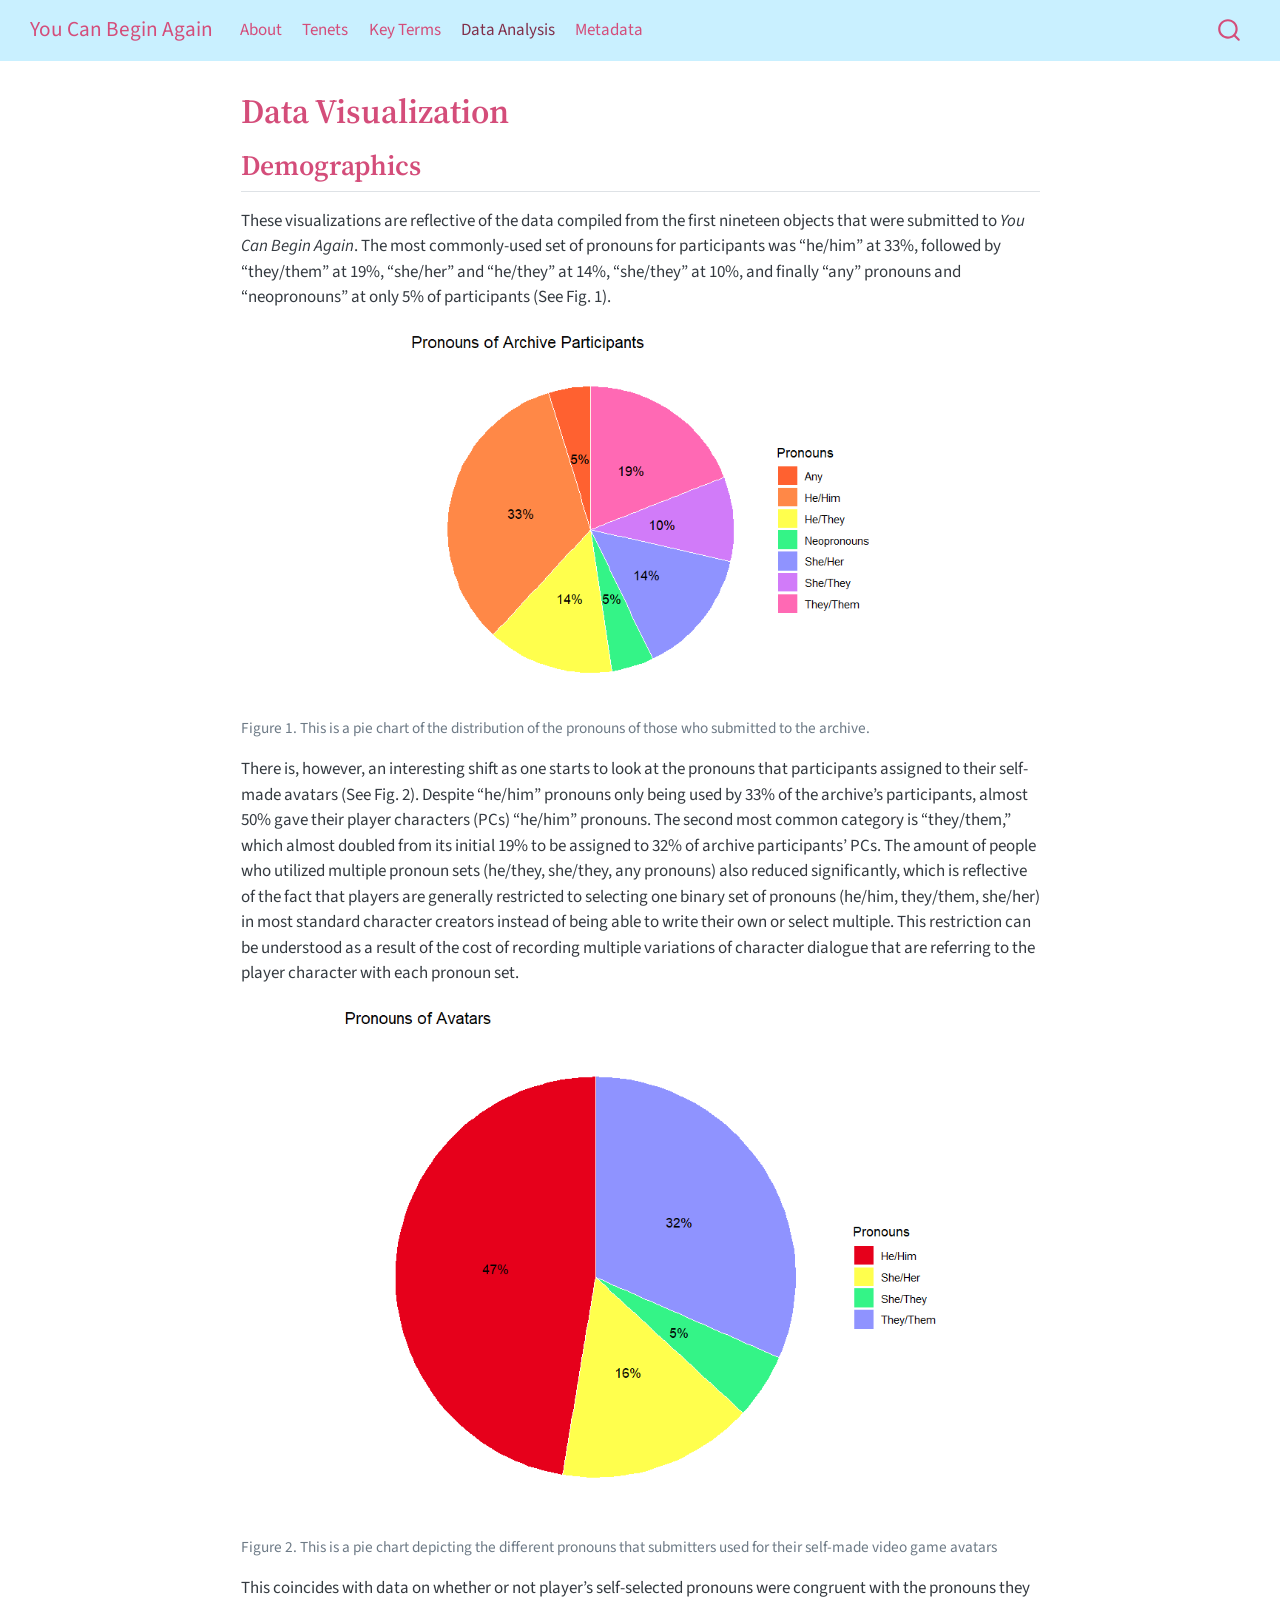
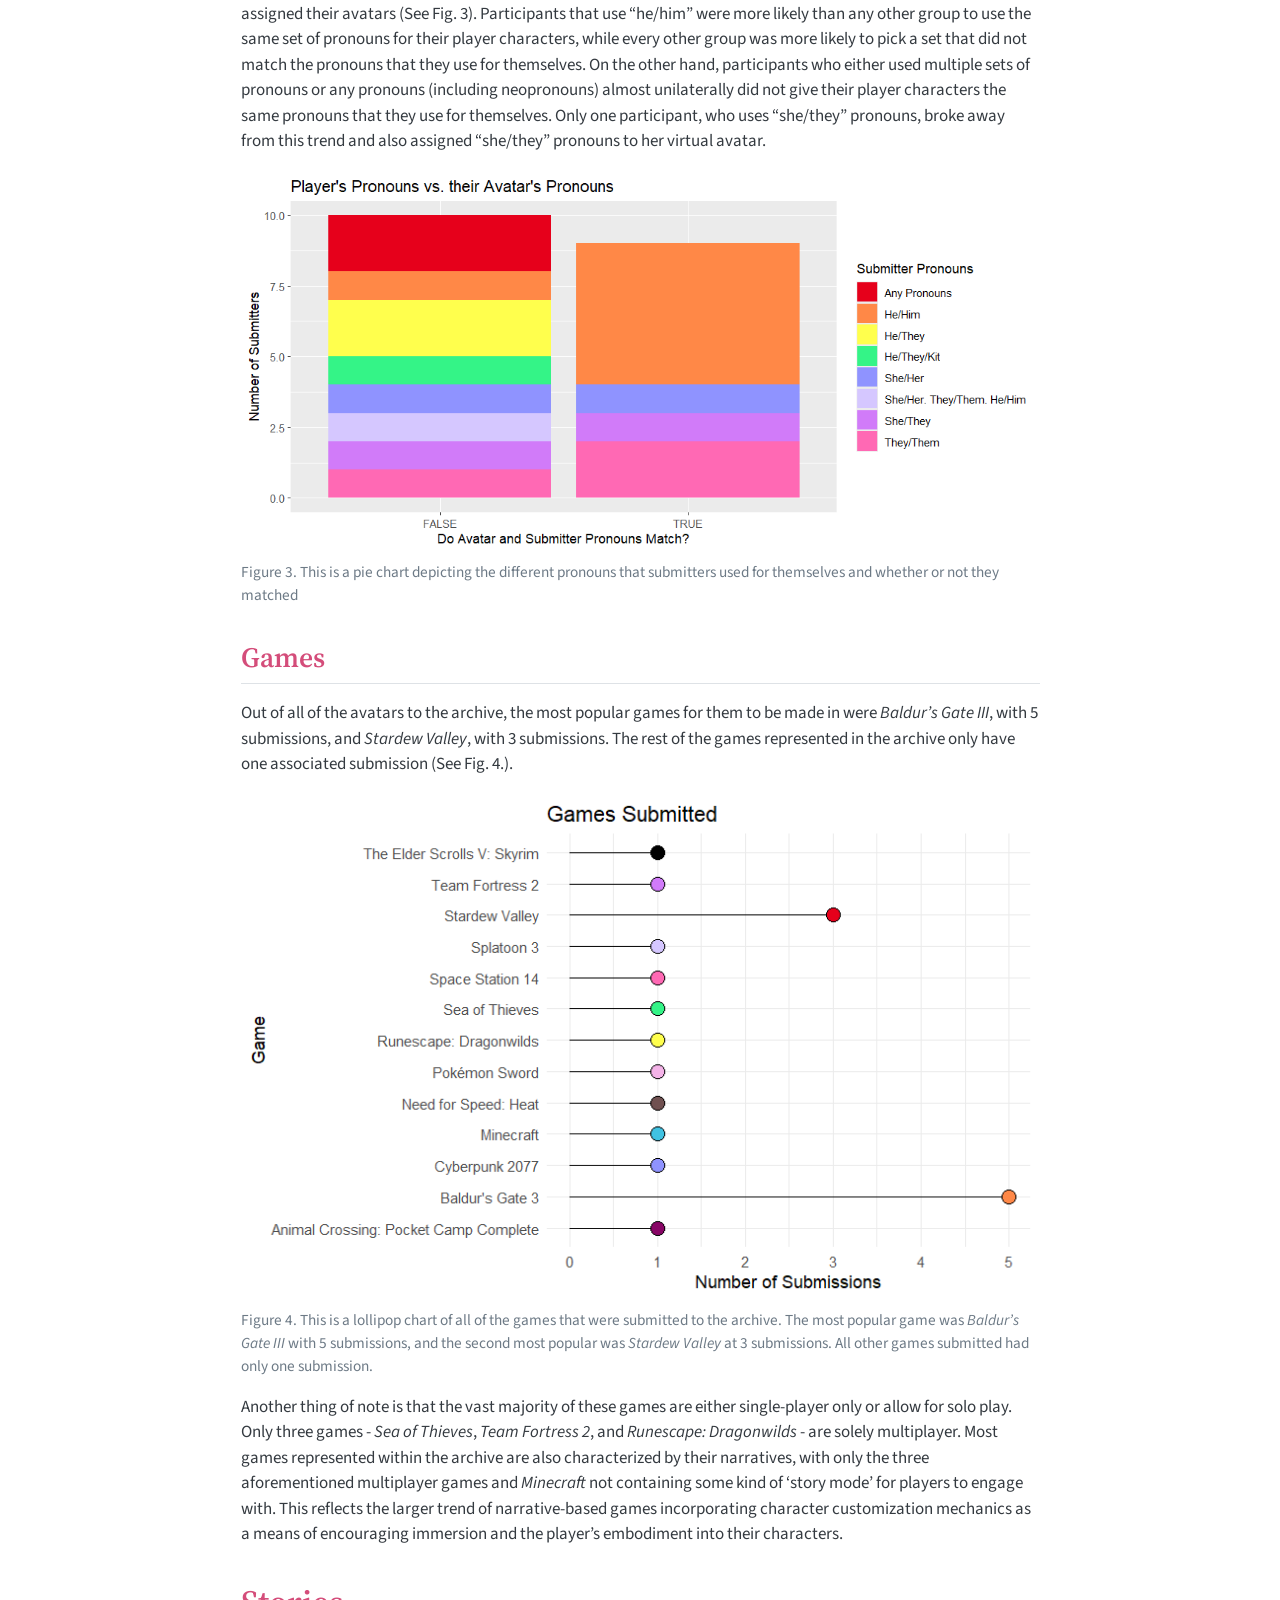
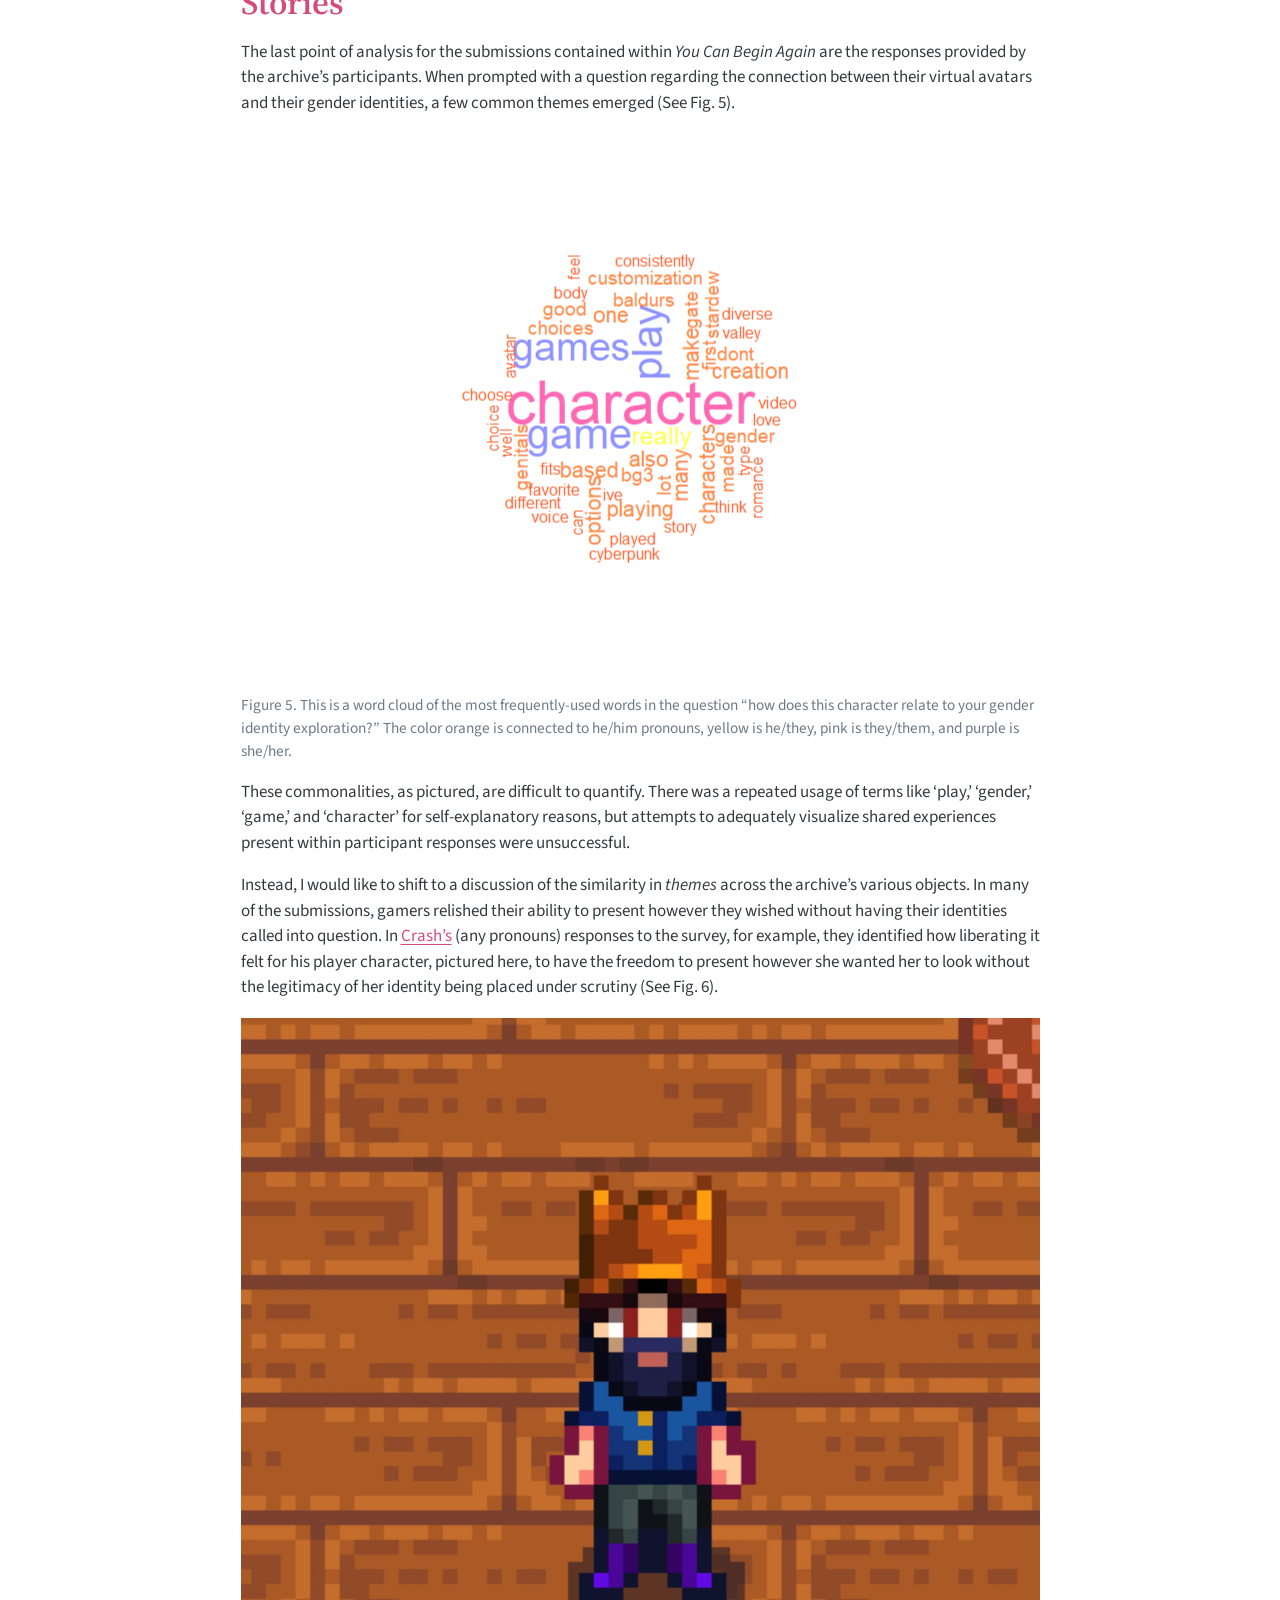
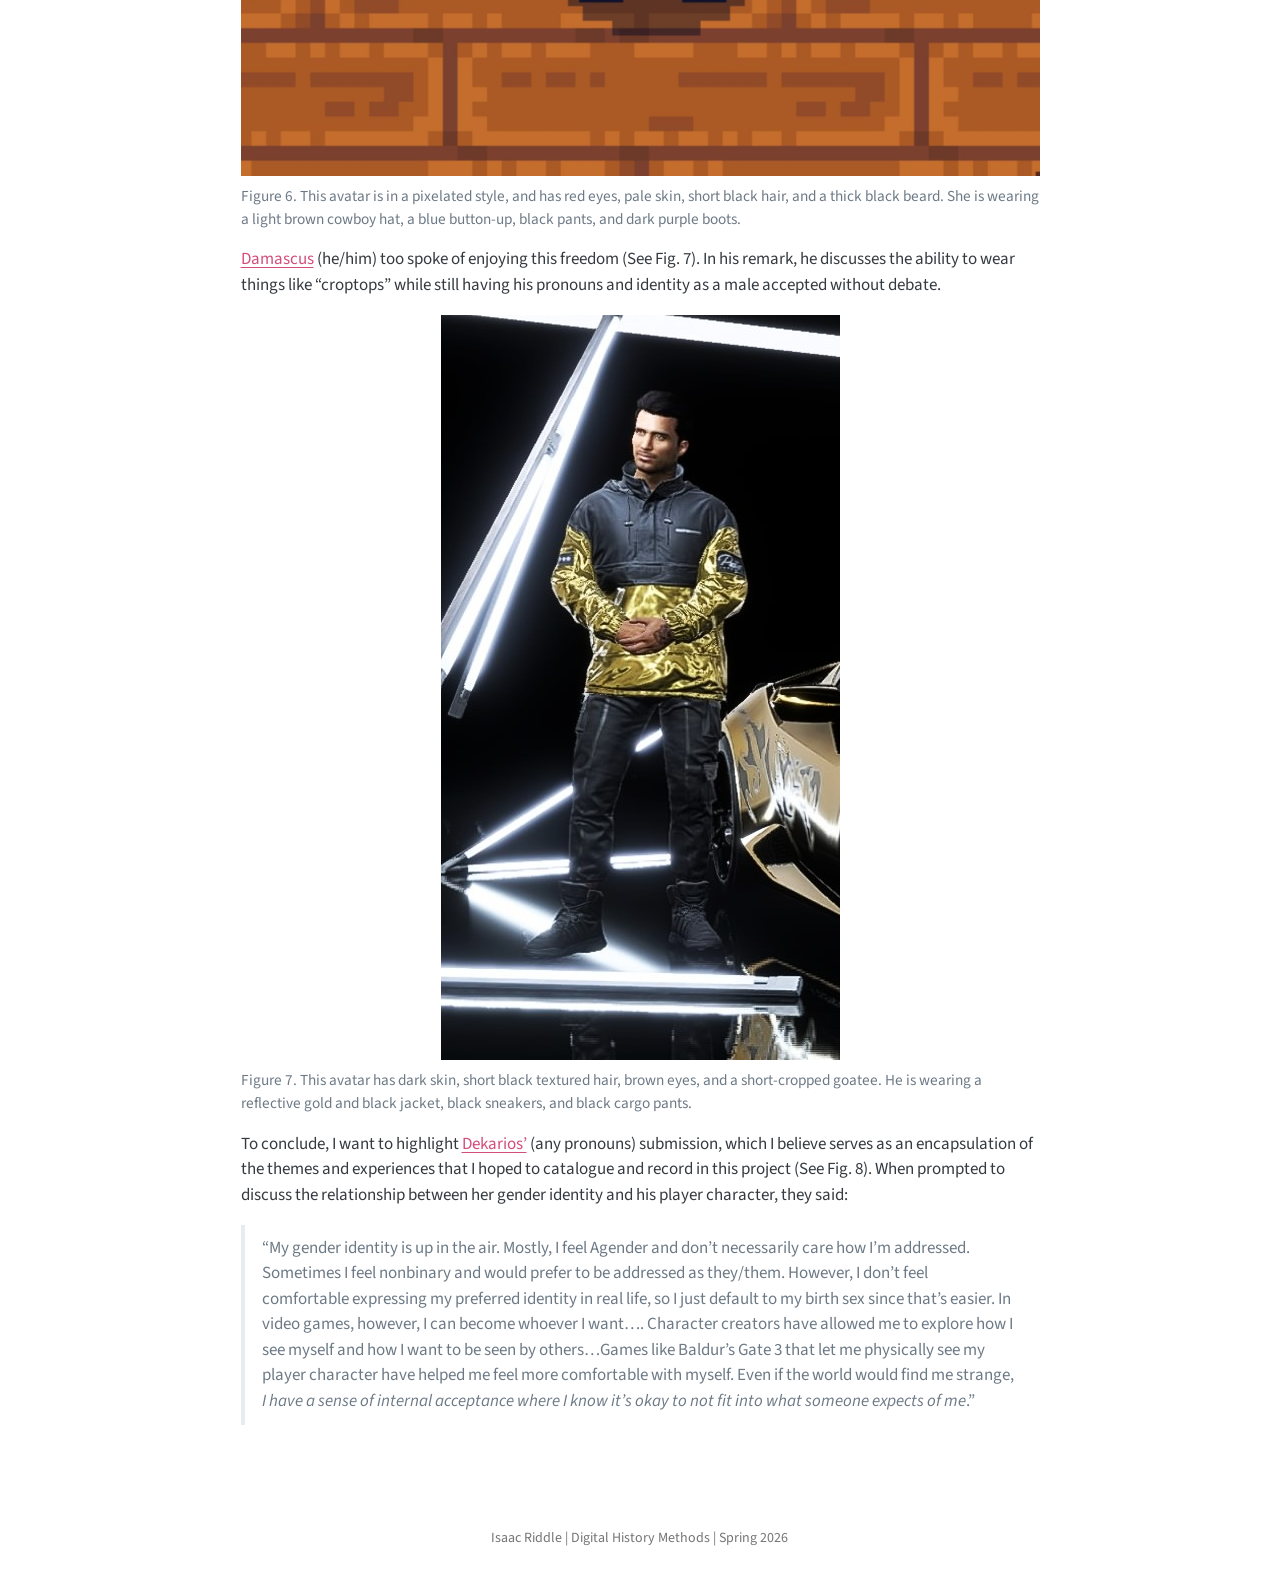
<file: datavisualization.html>
<!DOCTYPE html>
<html xmlns="http://www.w3.org/1999/xhtml" lang="en" xml:lang="en"><head>

<meta charset="utf-8">
<meta name="generator" content="quarto-1.9.37">

<meta name="viewport" content="width=device-width, initial-scale=1.0, user-scalable=yes">


<title>Data Visualization – You Can Begin Again</title>
<style>
/* Default styles provided by pandoc.
** See https://pandoc.org/MANUAL.html#variables-for-html for config info.
*/
code{white-space: pre-wrap;}
span.smallcaps{font-variant: small-caps;}
div.columns{display: flex; gap: min(4vw, 1.5em);}
div.column{flex: auto; overflow-x: auto;}
div.hanging-indent{margin-left: 1.5em; text-indent: -1.5em;}
ul.task-list{list-style: none;}
ul.task-list li input[type="checkbox"] {
  width: 0.8em;
  margin: 0 0.8em 0.2em -1em; /* quarto-specific, see https://github.com/quarto-dev/quarto-cli/issues/4556 */ 
  vertical-align: middle;
}
</style>


<script src="site_libs/quarto-nav/quarto-nav.js"></script>
<script src="site_libs/quarto-nav/headroom.min.js"></script>
<script src="site_libs/clipboard/clipboard.min.js"></script>
<script src="site_libs/quarto-search/autocomplete.umd.js"></script>
<script src="site_libs/quarto-search/fuse.min.js"></script>
<script src="site_libs/quarto-search/quarto-search.js"></script>
<meta name="quarto:offset" content="./">
<script src="site_libs/quarto-html/quarto.js" type="module"></script>
<script src="site_libs/quarto-html/tabsets/tabsets.js" type="module"></script>
<script src="site_libs/quarto-html/popper.min.js"></script>
<script src="site_libs/quarto-html/tippy.umd.min.js"></script>
<script src="site_libs/quarto-html/anchor.min.js"></script>
<link href="site_libs/quarto-html/tippy.css" rel="stylesheet">
<link href="site_libs/quarto-html/quarto-syntax-highlighting-7f8f88aac4f3542376d5c11b86a4c14d.css" rel="stylesheet" id="quarto-text-highlighting-styles">
<script src="site_libs/bootstrap/bootstrap.min.js"></script>
<link href="site_libs/bootstrap/bootstrap-icons.css" rel="stylesheet">
<link href="site_libs/bootstrap/bootstrap-a1b686ef33f78459eae80886baf5259c.min.css" rel="stylesheet" append-hash="true" id="quarto-bootstrap" data-mode="light">
<script id="quarto-search-options" type="application/json">{
  "location": "navbar",
  "copy-button": false,
  "collapse-after": 3,
  "panel-placement": "end",
  "type": "overlay",
  "limit": 50,
  "keyboard-shortcut": [
    "f",
    "/",
    "s"
  ],
  "show-item-context": false,
  "language": {
    "search-no-results-text": "No results",
    "search-matching-documents-text": "matching documents",
    "search-copy-link-title": "Copy link to search",
    "search-hide-matches-text": "Hide additional matches",
    "search-more-match-text": "more match in this document",
    "search-more-matches-text": "more matches in this document",
    "search-clear-button-title": "Clear",
    "search-text-placeholder": "",
    "search-detached-cancel-button-title": "Cancel",
    "search-submit-button-title": "Submit",
    "search-label": "Search"
  }
}</script>


</head>

<body class="nav-fixed fullcontent quarto-light">

<div id="quarto-search-results"></div>
  <header id="quarto-header" class="headroom fixed-top">
    <nav class="navbar navbar-expand-lg " data-bs-theme="dark">
      <div class="navbar-container container-fluid">
      <div class="navbar-brand-container mx-auto">
    <a class="navbar-brand" href="./index.html">
    <span class="navbar-title">You Can Begin Again</span>
    </a>
  </div>
            <div id="quarto-search" class="" title="Search"></div>
          <button class="navbar-toggler" type="button" data-bs-toggle="collapse" data-bs-target="#navbarCollapse" aria-controls="navbarCollapse" role="menu" aria-expanded="false" aria-label="Toggle navigation" onclick="if (window.quartoToggleHeadroom) { window.quartoToggleHeadroom(); }">
  <span class="navbar-toggler-icon"></span>
</button>
          <div class="collapse navbar-collapse" id="navbarCollapse">
            <ul class="navbar-nav navbar-nav-scroll me-auto">
  <li class="nav-item">
    <a class="nav-link" href="./about.html"> 
<span class="menu-text">About</span></a>
  </li>  
  <li class="nav-item">
    <a class="nav-link" href="./tenets.html"> 
<span class="menu-text">Tenets</span></a>
  </li>  
  <li class="nav-item">
    <a class="nav-link" href="./terms.html"> 
<span class="menu-text">Key Terms</span></a>
  </li>  
  <li class="nav-item">
    <a class="nav-link active" href="./datavisualization.html" aria-current="page"> 
<span class="menu-text">Data Analysis</span></a>
  </li>  
  <li class="nav-item">
    <a class="nav-link" href="./metadata.html"> 
<span class="menu-text">Metadata</span></a>
  </li>  
</ul>
          </div> <!-- /navcollapse -->
            <div class="quarto-navbar-tools">
</div>
      </div> <!-- /container-fluid -->
    </nav>
</header>
<!-- content -->
<div id="quarto-content" class="quarto-container page-columns page-rows-contents page-layout-article page-navbar">
<!-- sidebar -->
<!-- margin-sidebar -->
    
<!-- main -->
<main class="content" id="quarto-document-content">

<header id="title-block-header" class="quarto-title-block default">
<div class="quarto-title">
<h1 class="title">Data Visualization</h1>
</div>



<div class="quarto-title-meta">

    
  
    
  </div>
  


</header>


<section id="demographics" class="level2">
<h2 class="anchored" data-anchor-id="demographics">Demographics</h2>
<p>These visualizations are reflective of the data compiled from the first nineteen objects that were submitted to <em>You Can Begin Again</em>. The most commonly-used set of pronouns for participants was “he/him” at 33%, followed by “they/them” at 19%, “she/her” and “he/they” at 14%, “she/they” at 10%, and finally “any” pronouns and “neopronouns” at only 5% of participants (See Fig. 1).</p>
<div class="quarto-figure quarto-figure-center">
<figure class="figure">
<p><img src="img/subpronounpie.png" class="img-fluid figure-img"></p>
<figcaption>Figure 1. This is a pie chart of the distribution of the pronouns of those who submitted to the archive.</figcaption>
</figure>
</div>
<p>There is, however, an interesting shift as one starts to look at the pronouns that participants assigned to their self-made avatars (See Fig. 2). Despite “he/him” pronouns only being used by 33% of the archive’s participants, almost 50% gave their player characters (PCs) “he/him” pronouns. The second most common category is “they/them,” which almost doubled from its initial 19% to be assigned to 32% of archive participants’ PCs. The amount of people who utilized multiple pronoun sets (he/they, she/they, any pronouns) also reduced significantly, which is reflective of the fact that players are generally restricted to selecting one binary set of pronouns (he/him, they/them, she/her) in most standard character creators instead of being able to write their own or select multiple. This restriction can be understood as a result of the cost of recording multiple variations of character dialogue that are referring to the player character with each pronoun set.</p>
<div class="quarto-figure quarto-figure-center">
<figure class="figure">
<p><img src="img/avatarpronouns.png" class="img-fluid figure-img"></p>
<figcaption>Figure 2. This is a pie chart depicting the different pronouns that submitters used for their self-made video game avatars</figcaption>
</figure>
</div>
<p>This coincides with data on whether or not player’s self-selected pronouns were congruent with the pronouns they assigned their avatars (See Fig. 3). Participants that use “he/him” were more likely than any other group to use the same set of pronouns for their player characters, while every other group was more likely to pick a set that did not match the pronouns that they use for themselves. On the other hand, participants who either used multiple sets of pronouns or any pronouns (including neopronouns) almost unilaterally did not give their player characters the same pronouns that they use for themselves. Only one participant, who uses “she/they” pronouns, broke away from this trend and also assigned “she/they” pronouns to her virtual avatar.</p>
<div class="quarto-figure quarto-figure-center">
<figure class="figure">
<p><img src="img/pronoundistrib.png" class="img-fluid figure-img"></p>
<figcaption>Figure 3. This is a pie chart depicting the different pronouns that submitters used for themselves and whether or not they matched</figcaption>
</figure>
</div>
</section>
<section id="games" class="level2">
<h2 class="anchored" data-anchor-id="games">Games</h2>
<p>Out of all of the avatars to the archive, the most popular games for them to be made in were <em>Baldur’s Gate III</em>, with 5 submissions, and <em>Stardew Valley</em>, with 3 submissions. The rest of the games represented in the archive only have one associated submission (See Fig. 4.).</p>
<div class="quarto-figure quarto-figure-center">
<figure class="figure">
<p><img src="img/lollipop.png" class="img-fluid figure-img"></p>
<figcaption>Figure 4. This is a lollipop chart of all of the games that were submitted to the archive. The most popular game was <em>Baldur’s Gate III</em> with 5 submissions, and the second most popular was <em>Stardew Valley</em> at 3 submissions. All other games submitted had only one submission.</figcaption>
</figure>
</div>
<p>Another thing of note is that the vast majority of these games are either single-player only or allow for solo play. Only three games - <em>Sea of Thieves</em>, <em>Team Fortress 2</em>, and <em>Runescape: Dragonwilds</em> - are solely multiplayer. Most games represented within the archive are also characterized by their narratives, with only the three aforementioned multiplayer games and <em>Minecraft</em> not containing some kind of ‘story mode’ for players to engage with. This reflects the larger trend of narrative-based games incorporating character customization mechanics as a means of encouraging immersion and the player’s embodiment into their characters.</p>
</section>
<section id="stories" class="level1">
<h1>Stories</h1>
<p>The last point of analysis for the submissions contained within <em>You Can Begin Again</em> are the responses provided by the archive’s participants. When prompted with a question regarding the connection between their virtual avatars and their gender identities, a few common themes emerged (See Fig. 5).</p>
<div class="quarto-figure quarto-figure-center">
<figure class="figure">
<p><img src="img/wordcloud.png" class="img-fluid figure-img"></p>
<figcaption>Figure 5. This is a word cloud of the most frequently-used words in the question “how does this character relate to your gender identity exploration?” The color orange is connected to he/him pronouns, yellow is he/they, pink is they/them, and purple is she/her.</figcaption>
</figure>
</div>
<p>These commonalities, as pictured, are difficult to quantify. There was a repeated usage of terms like ‘play,’ ‘gender,’ ‘game,’ and ‘character’ for self-explanatory reasons, but attempts to adequately visualize shared experiences present within participant responses were unsuccessful.</p>
<p>Instead, I would like to shift to a discussion of the similarity in <em>themes</em> across the archive’s various objects. In many of the submissions, gamers relished their ability to present however they wished without having their identities called into question. In <a href="https://isaaclriddle.github.io/youcanbeginagain/submissionimg/198417095_Crash_avatar/">Crash’s</a> (any pronouns) responses to the survey, for example, they identified how liberating it felt for his player character, pictured here, to have the freedom to present however she wanted her to look without the legitimacy of her identity being placed under scrutiny (See Fig. 6).</p>
<div class="quarto-figure quarto-figure-center">
<figure class="figure">
<p><img src="img/crash.png" class="img-fluid figure-img"></p>
<figcaption>Figure 6. This avatar is in a pixelated style, and has red eyes, pale skin, short black hair, and a thick black beard. She is wearing a light brown cowboy hat, a blue button-up, black pants, and dark purple boots.</figcaption>
</figure>
</div>
<p><a href="https://isaaclriddle.github.io/youcanbeginagain/submissionimg/169141966_Damascus_avatar/">Damascus</a> (he/him) too spoke of enjoying this freedom (See Fig. 7). In his remark, he discusses the ability to wear things like “croptops” while still having his pronouns and identity as a male accepted without debate.</p>
<div class="quarto-figure quarto-figure-center">
<figure class="figure">
<p><img src="img/damascus.jpeg" class="img-fluid figure-img"></p>
<figcaption>Figure 7. This avatar has dark skin, short black textured hair, brown eyes, and a short-cropped goatee. He is wearing a reflective gold and black jacket, black sneakers, and black cargo pants.</figcaption>
</figure>
</div>
<p>To conclude, I want to highlight <a href="https://isaaclriddle.github.io/youcanbeginagain/submissionimg/170014075_eillurdekarios_avatar/">Dekarios’</a> (any pronouns) submission, which I believe serves as an encapsulation of the themes and experiences that I hoped to catalogue and record in this project (See Fig. 8). When prompted to discuss the relationship between her gender identity and his player character, they said:</p>
<blockquote class="blockquote">
<p>“My gender identity is up in the air. Mostly, I feel Agender and don’t necessarily care how I’m addressed. Sometimes I feel nonbinary and would prefer to be addressed as they/them. However, I don’t feel comfortable expressing my preferred identity in real life, so I just default to my birth sex since that’s easier. In video games, however, I can become whoever I want…. Character creators have allowed me to explore how I see myself and how I want to be seen by others…Games like Baldur’s Gate 3 that let me physically see my player character have helped me feel more comfortable with myself. Even if the world would find me strange, <em>I have a sense of internal acceptance where I know it’s okay to not fit into what someone expects of me</em>.”</p>
</blockquote>


</section>

</main> <!-- /main -->
<script id="quarto-html-after-body" type="application/javascript">
  window.document.addEventListener("DOMContentLoaded", function (event) {
    const icon = "";
    const anchorJS = new window.AnchorJS();
    anchorJS.options = {
      placement: 'right',
      icon: icon
    };
    anchorJS.add('.anchored');
    const isCodeAnnotation = (el) => {
      for (const clz of el.classList) {
        if (clz.startsWith('code-annotation-')) {                     
          return true;
        }
      }
      return false;
    }
    const onCopySuccess = function(e) {
      // button target
      const button = e.trigger;
      // don't keep focus
      button.blur();
      // flash "checked"
      button.classList.add('code-copy-button-checked');
      var currentTitle = button.getAttribute("title");
      button.setAttribute("title", "Copied!");
      let tooltip;
      if (window.bootstrap) {
        button.setAttribute("data-bs-toggle", "tooltip");
        button.setAttribute("data-bs-placement", "left");
        button.setAttribute("data-bs-title", "Copied!");
        tooltip = new bootstrap.Tooltip(button, 
          { trigger: "manual", 
            customClass: "code-copy-button-tooltip",
            offset: [0, -8]});
        tooltip.show();    
      }
      setTimeout(function() {
        if (tooltip) {
          tooltip.hide();
          button.removeAttribute("data-bs-title");
          button.removeAttribute("data-bs-toggle");
          button.removeAttribute("data-bs-placement");
        }
        button.setAttribute("title", currentTitle);
        button.classList.remove('code-copy-button-checked');
      }, 1000);
      // clear code selection
      e.clearSelection();
    }
    const getTextToCopy = function(trigger) {
      const outerScaffold = trigger.parentElement.cloneNode(true);
      const codeEl = outerScaffold.querySelector('code');
      for (const childEl of codeEl.children) {
        if (isCodeAnnotation(childEl)) {
          childEl.remove();
        }
      }
      return codeEl.innerText;
    }
    const clipboard = new window.ClipboardJS('.code-copy-button:not([data-in-quarto-modal])', {
      text: getTextToCopy
    });
    clipboard.on('success', onCopySuccess);
    if (window.document.getElementById('quarto-embedded-source-code-modal')) {
      const clipboardModal = new window.ClipboardJS('.code-copy-button[data-in-quarto-modal]', {
        text: getTextToCopy,
        container: window.document.getElementById('quarto-embedded-source-code-modal')
      });
      clipboardModal.on('success', onCopySuccess);
    }
      var localhostRegex = new RegExp(/^(?:http|https):\/\/localhost\:?[0-9]*\//);
      var mailtoRegex = new RegExp(/^mailto:/);
        var filterRegex = new RegExp("https:\/\/isaaclriddle\.github\.io\/beginagainarchive\/");
      var isInternal = (href) => {
          return filterRegex.test(href) || localhostRegex.test(href) || mailtoRegex.test(href);
      }
      // Inspect non-navigation links and adorn them if external
     var links = window.document.querySelectorAll('a[href]:not(.nav-link):not(.navbar-brand):not(.toc-action):not(.sidebar-link):not(.sidebar-item-toggle):not(.pagination-link):not(.no-external):not([aria-hidden]):not(.dropdown-item):not(.quarto-navigation-tool):not(.about-link)');
      for (var i=0; i<links.length; i++) {
        const link = links[i];
        if (!isInternal(link.href)) {
          // undo the damage that might have been done by quarto-nav.js in the case of
          // links that we want to consider external
          if (link.dataset.originalHref !== undefined) {
            link.href = link.dataset.originalHref;
          }
        }
      }
    function tippyHover(el, contentFn, onTriggerFn, onUntriggerFn) {
      const config = {
        allowHTML: true,
        maxWidth: 500,
        delay: 100,
        arrow: false,
        appendTo: function(el) {
            return el.parentElement;
        },
        interactive: true,
        interactiveBorder: 10,
        theme: 'quarto',
        placement: 'bottom-start',
      };
      if (contentFn) {
        config.content = contentFn;
      }
      if (onTriggerFn) {
        config.onTrigger = onTriggerFn;
      }
      if (onUntriggerFn) {
        config.onUntrigger = onUntriggerFn;
      }
      window.tippy(el, config); 
    }
    const noterefs = window.document.querySelectorAll('a[role="doc-noteref"]');
    for (var i=0; i<noterefs.length; i++) {
      const ref = noterefs[i];
      tippyHover(ref, function() {
        // use id or data attribute instead here
        let href = ref.getAttribute('data-footnote-href') || ref.getAttribute('href');
        try { href = new URL(href).hash; } catch {}
        const id = href.replace(/^#\/?/, "");
        const note = window.document.getElementById(id);
        if (note) {
          return note.innerHTML;
        } else {
          return "";
        }
      });
    }
    const xrefs = window.document.querySelectorAll('a.quarto-xref');
    const processXRef = (id, note) => {
      // Strip column container classes
      const stripColumnClz = (el) => {
        el.classList.remove("page-full", "page-columns");
        if (el.children) {
          for (const child of el.children) {
            stripColumnClz(child);
          }
        }
      }
      stripColumnClz(note)
      if (id === null || id.startsWith('sec-')) {
        // Special case sections, only their first couple elements
        const container = document.createElement("div");
        if (note.children && note.children.length > 2) {
          container.appendChild(note.children[0].cloneNode(true));
          for (let i = 1; i < note.children.length; i++) {
            const child = note.children[i];
            if (child.tagName === "P" && child.innerText === "") {
              continue;
            } else {
              container.appendChild(child.cloneNode(true));
              break;
            }
          }
          if (window.Quarto?.typesetMath) {
            window.Quarto.typesetMath(container);
          }
          return container.innerHTML
        } else {
          if (window.Quarto?.typesetMath) {
            window.Quarto.typesetMath(note);
          }
          return note.innerHTML;
        }
      } else {
        // Remove any anchor links if they are present
        const anchorLink = note.querySelector('a.anchorjs-link');
        if (anchorLink) {
          anchorLink.remove();
        }
        if (window.Quarto?.typesetMath) {
          window.Quarto.typesetMath(note);
        }
        if (note.classList.contains("callout")) {
          return note.outerHTML;
        } else {
          return note.innerHTML;
        }
      }
    }
    for (var i=0; i<xrefs.length; i++) {
      const xref = xrefs[i];
      tippyHover(xref, undefined, function(instance) {
        instance.disable();
        let url = xref.getAttribute('href');
        let hash = undefined; 
        if (url.startsWith('#')) {
          hash = url;
        } else {
          try { hash = new URL(url).hash; } catch {}
        }
        if (hash) {
          const id = hash.replace(/^#\/?/, "");
          const note = window.document.getElementById(id);
          if (note !== null) {
            try {
              const html = processXRef(id, note.cloneNode(true));
              instance.setContent(html);
            } finally {
              instance.enable();
              instance.show();
            }
          } else {
            // See if we can fetch this
            fetch(url.split('#')[0])
            .then(res => res.text())
            .then(html => {
              const parser = new DOMParser();
              const htmlDoc = parser.parseFromString(html, "text/html");
              const note = htmlDoc.getElementById(id);
              if (note !== null) {
                const html = processXRef(id, note);
                instance.setContent(html);
              } 
            }).finally(() => {
              instance.enable();
              instance.show();
            });
          }
        } else {
          // See if we can fetch a full url (with no hash to target)
          // This is a special case and we should probably do some content thinning / targeting
          fetch(url)
          .then(res => res.text())
          .then(html => {
            const parser = new DOMParser();
            const htmlDoc = parser.parseFromString(html, "text/html");
            const note = htmlDoc.querySelector('main.content');
            if (note !== null) {
              // This should only happen for chapter cross references
              // (since there is no id in the URL)
              // remove the first header
              if (note.children.length > 0 && note.children[0].tagName === "HEADER") {
                note.children[0].remove();
              }
              const html = processXRef(null, note);
              instance.setContent(html);
            } 
          }).finally(() => {
            instance.enable();
            instance.show();
          });
        }
      }, function(instance) {
      });
    }
        let selectedAnnoteEl;
        const selectorForAnnotation = ( cell, annotation) => {
          let cellAttr = 'data-code-cell="' + cell + '"';
          let lineAttr = 'data-code-annotation="' +  annotation + '"';
          const selector = 'span[' + cellAttr + '][' + lineAttr + ']';
          return selector;
        }
        const selectCodeLines = (annoteEl) => {
          const doc = window.document;
          const targetCell = annoteEl.getAttribute("data-target-cell");
          const targetAnnotation = annoteEl.getAttribute("data-target-annotation");
          const annoteSpan = window.document.querySelector(selectorForAnnotation(targetCell, targetAnnotation));
          const lines = annoteSpan.getAttribute("data-code-lines").split(",");
          const lineIds = lines.map((line) => {
            return targetCell + "-" + line;
          })
          let top = null;
          let height = null;
          let parent = null;
          if (lineIds.length > 0) {
              //compute the position of the single el (top and bottom and make a div)
              const el = window.document.getElementById(lineIds[0]);
              top = el.offsetTop;
              height = el.offsetHeight;
              parent = el.parentElement.parentElement;
            if (lineIds.length > 1) {
              const lastEl = window.document.getElementById(lineIds[lineIds.length - 1]);
              const bottom = lastEl.offsetTop + lastEl.offsetHeight;
              height = bottom - top;
            }
            if (top !== null && height !== null && parent !== null) {
              // cook up a div (if necessary) and position it 
              let div = window.document.getElementById("code-annotation-line-highlight");
              if (div === null) {
                div = window.document.createElement("div");
                div.setAttribute("id", "code-annotation-line-highlight");
                div.style.position = 'absolute';
                parent.appendChild(div);
              }
              div.style.top = top - 2 + "px";
              div.style.height = height + 4 + "px";
              div.style.left = 0;
              let gutterDiv = window.document.getElementById("code-annotation-line-highlight-gutter");
              if (gutterDiv === null) {
                gutterDiv = window.document.createElement("div");
                gutterDiv.setAttribute("id", "code-annotation-line-highlight-gutter");
                gutterDiv.style.position = 'absolute';
                const codeCell = window.document.getElementById(targetCell);
                const gutter = codeCell.querySelector('.code-annotation-gutter');
                gutter.appendChild(gutterDiv);
              }
              gutterDiv.style.top = top - 2 + "px";
              gutterDiv.style.height = height + 4 + "px";
            }
            selectedAnnoteEl = annoteEl;
          }
        };
        const unselectCodeLines = () => {
          const elementsIds = ["code-annotation-line-highlight", "code-annotation-line-highlight-gutter"];
          elementsIds.forEach((elId) => {
            const div = window.document.getElementById(elId);
            if (div) {
              div.remove();
            }
          });
          selectedAnnoteEl = undefined;
        };
          // Handle positioning of the toggle
      window.addEventListener(
        "resize",
        throttle(() => {
          elRect = undefined;
          if (selectedAnnoteEl) {
            selectCodeLines(selectedAnnoteEl);
          }
        }, 10)
      );
      function throttle(fn, ms) {
      let throttle = false;
      let timer;
        return (...args) => {
          if(!throttle) { // first call gets through
              fn.apply(this, args);
              throttle = true;
          } else { // all the others get throttled
              if(timer) clearTimeout(timer); // cancel #2
              timer = setTimeout(() => {
                fn.apply(this, args);
                timer = throttle = false;
              }, ms);
          }
        };
      }
        // Attach click handler to the DT
        const annoteDls = window.document.querySelectorAll('dt[data-target-cell]');
        for (const annoteDlNode of annoteDls) {
          annoteDlNode.addEventListener('click', (event) => {
            const clickedEl = event.target;
            if (clickedEl !== selectedAnnoteEl) {
              unselectCodeLines();
              const activeEl = window.document.querySelector('dt[data-target-cell].code-annotation-active');
              if (activeEl) {
                activeEl.classList.remove('code-annotation-active');
              }
              selectCodeLines(clickedEl);
              clickedEl.classList.add('code-annotation-active');
            } else {
              // Unselect the line
              unselectCodeLines();
              clickedEl.classList.remove('code-annotation-active');
            }
          });
        }
    const findCites = (el) => {
      const parentEl = el.parentElement;
      if (parentEl) {
        const cites = parentEl.dataset.cites;
        if (cites) {
          return {
            el,
            cites: cites.split(' ')
          };
        } else {
          return findCites(el.parentElement)
        }
      } else {
        return undefined;
      }
    };
    var bibliorefs = window.document.querySelectorAll('a[role="doc-biblioref"]');
    for (var i=0; i<bibliorefs.length; i++) {
      const ref = bibliorefs[i];
      const citeInfo = findCites(ref);
      if (citeInfo) {
        tippyHover(citeInfo.el, function() {
          var popup = window.document.createElement('div');
          citeInfo.cites.forEach(function(cite) {
            var citeDiv = window.document.createElement('div');
            citeDiv.classList.add('hanging-indent');
            citeDiv.classList.add('csl-entry');
            var biblioDiv = window.document.getElementById('ref-' + cite);
            if (biblioDiv) {
              citeDiv.innerHTML = biblioDiv.innerHTML;
            }
            popup.appendChild(citeDiv);
          });
          return popup.innerHTML;
        });
      }
    }
  });
  </script>
</div> <!-- /content -->
<footer class="footer">
  <div class="nav-footer">
    <div class="nav-footer-left">
      &nbsp;
    </div>   
    <div class="nav-footer-center">
<p>Isaac Riddle | Digital History Methods | Spring 2026</p>
</div>
    <div class="nav-footer-right">
      &nbsp;
    </div>
  </div>
</footer>




</body></html>
</file>
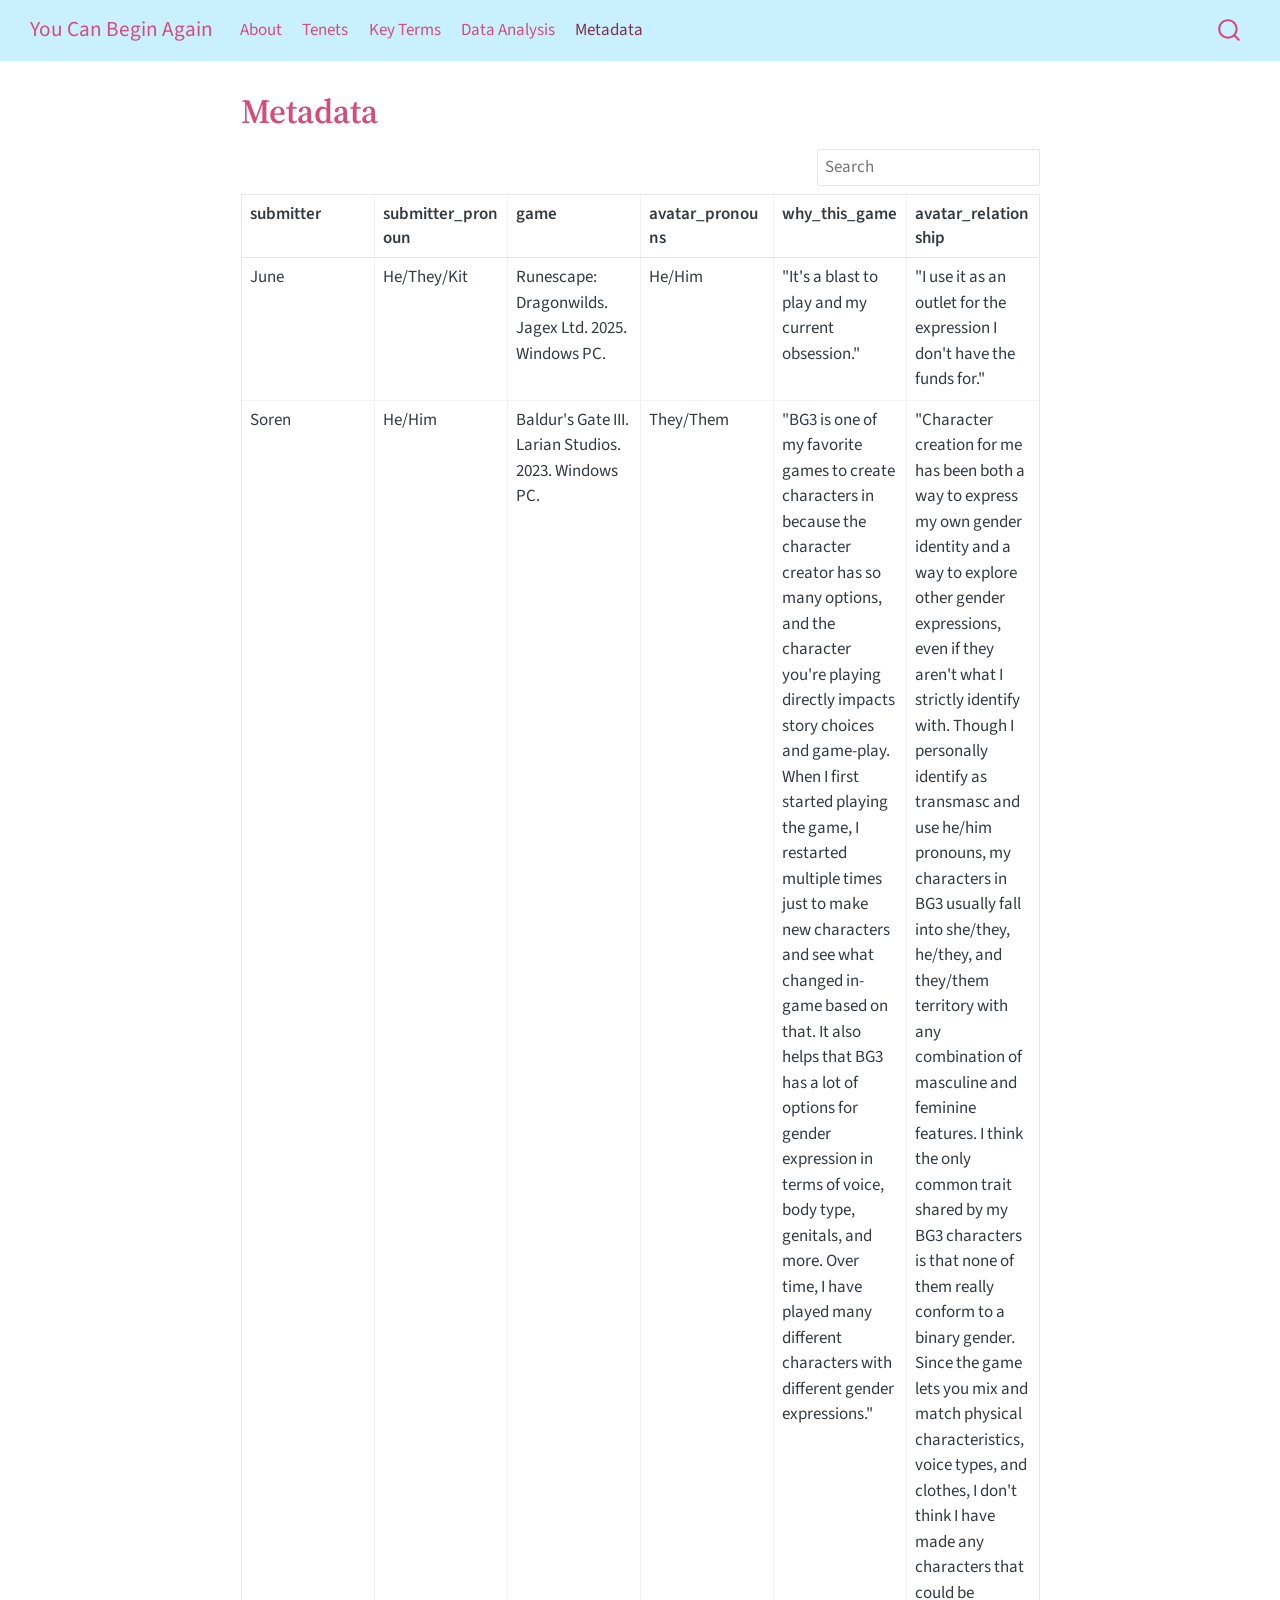
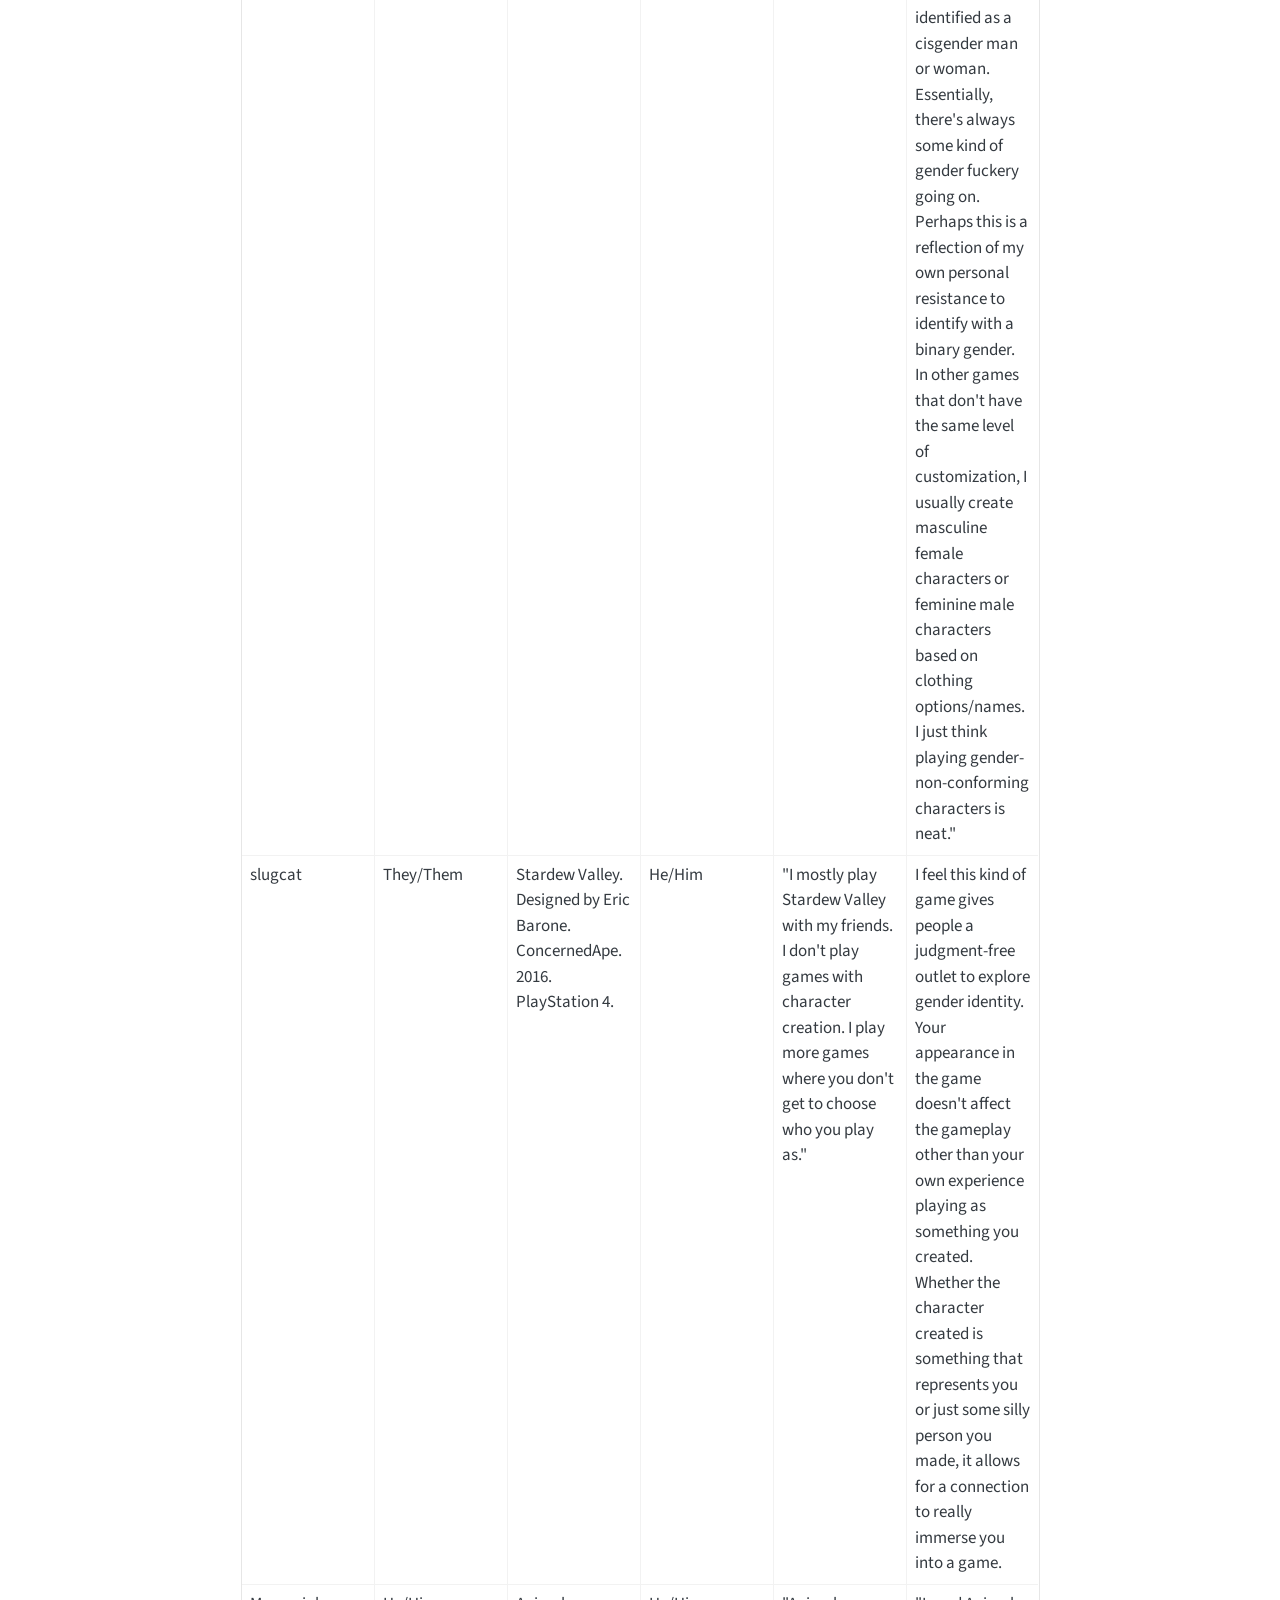
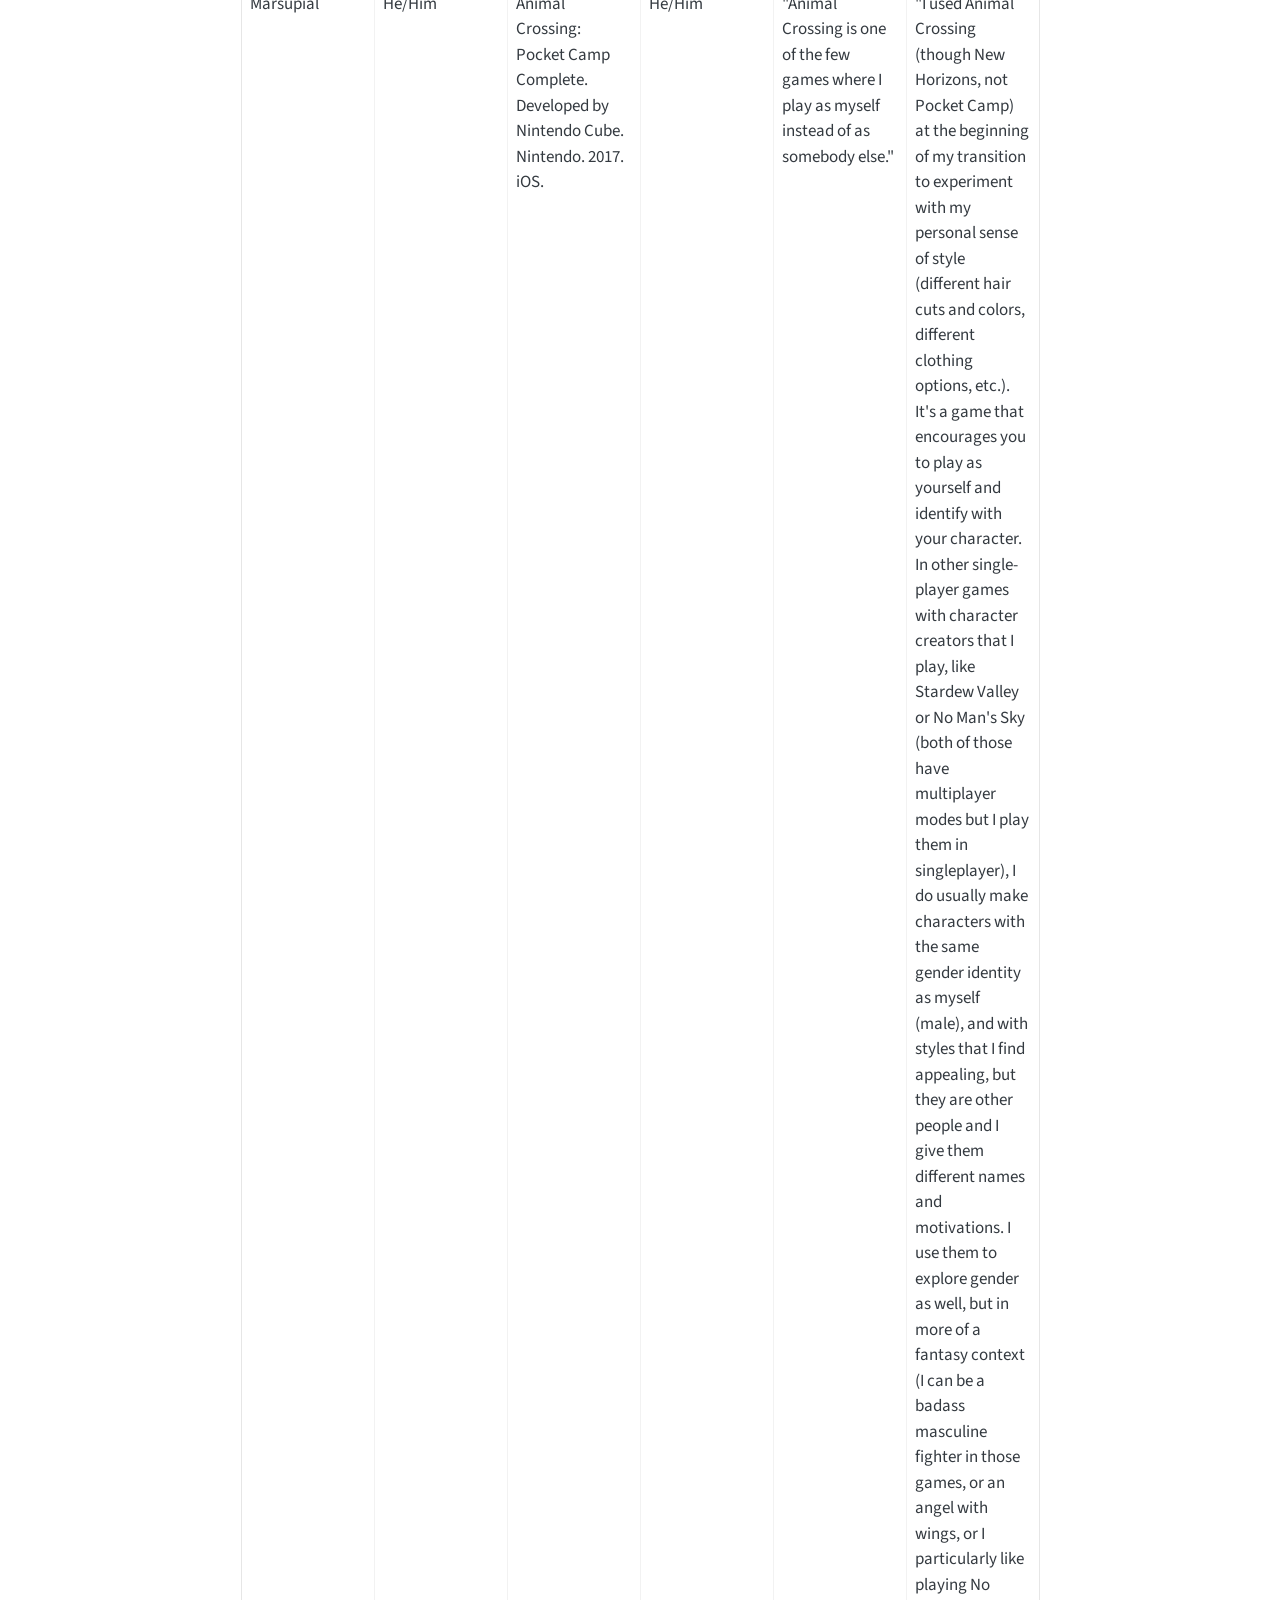
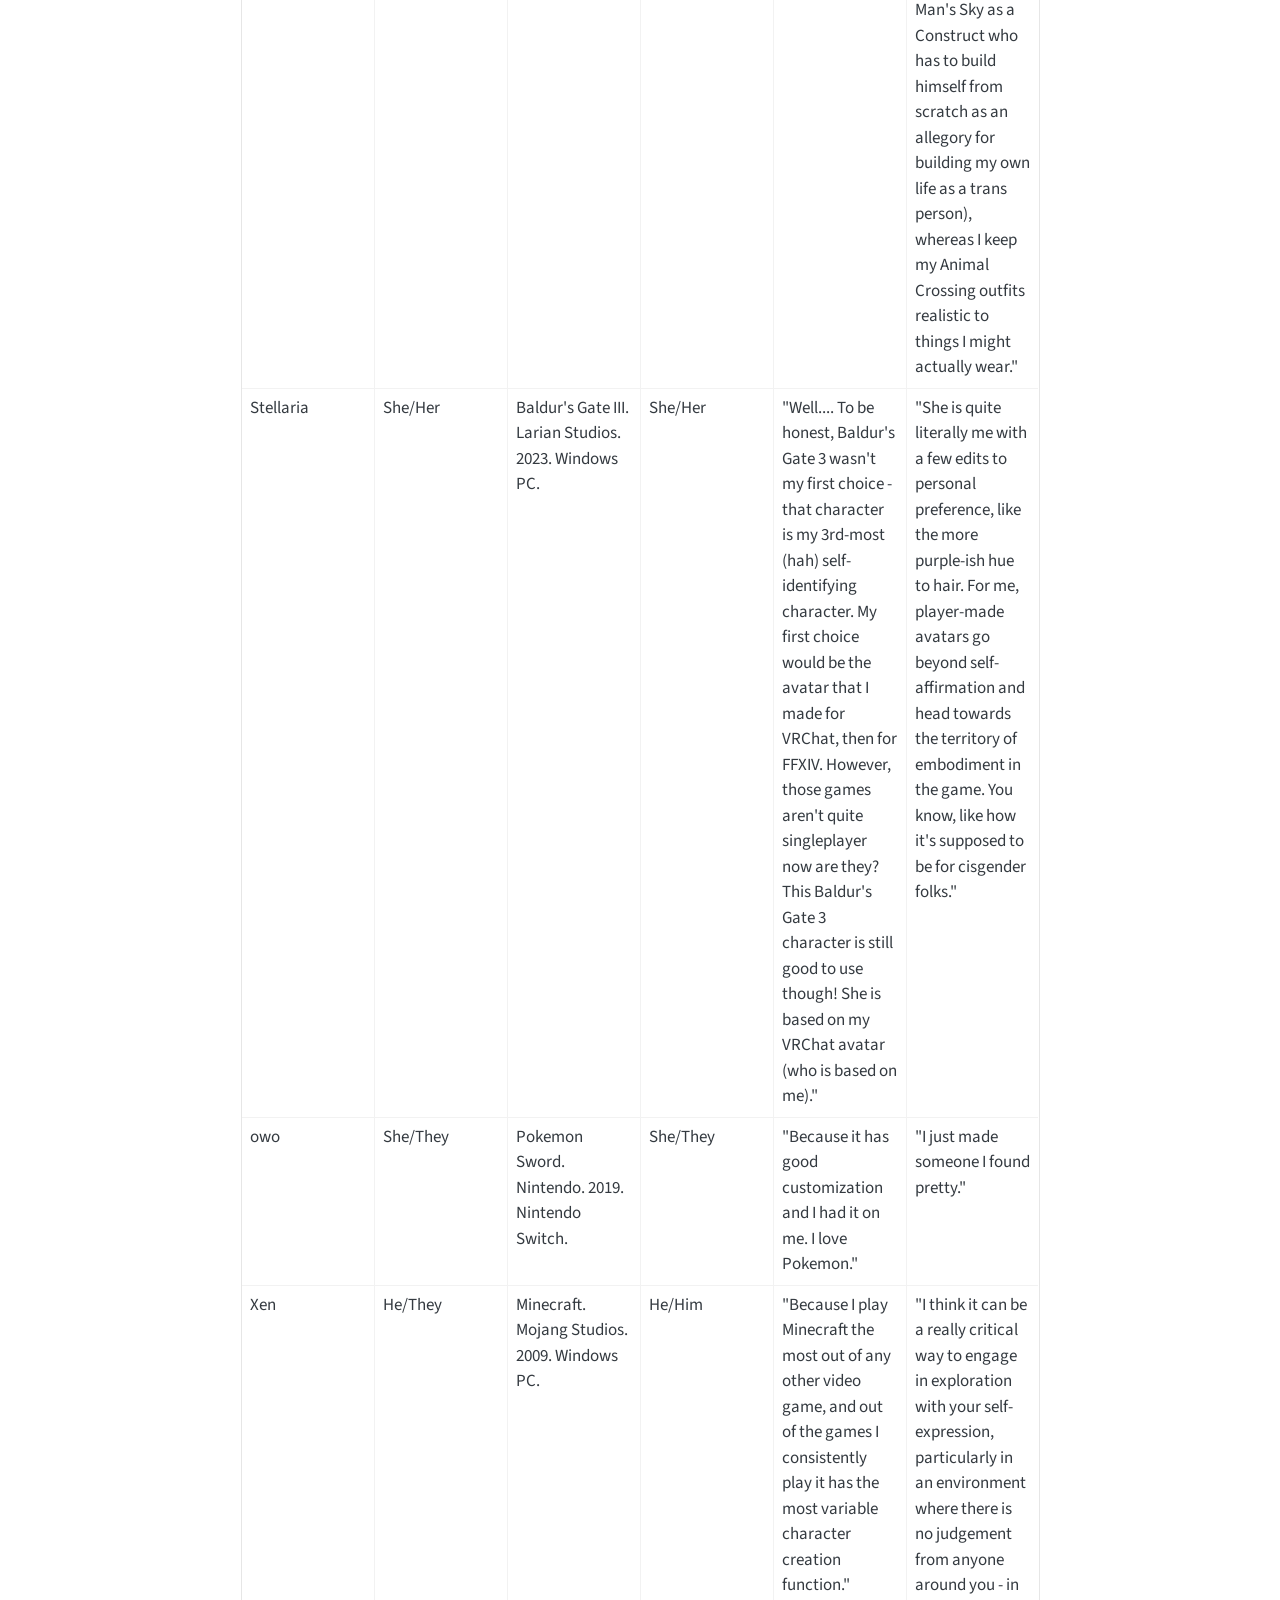
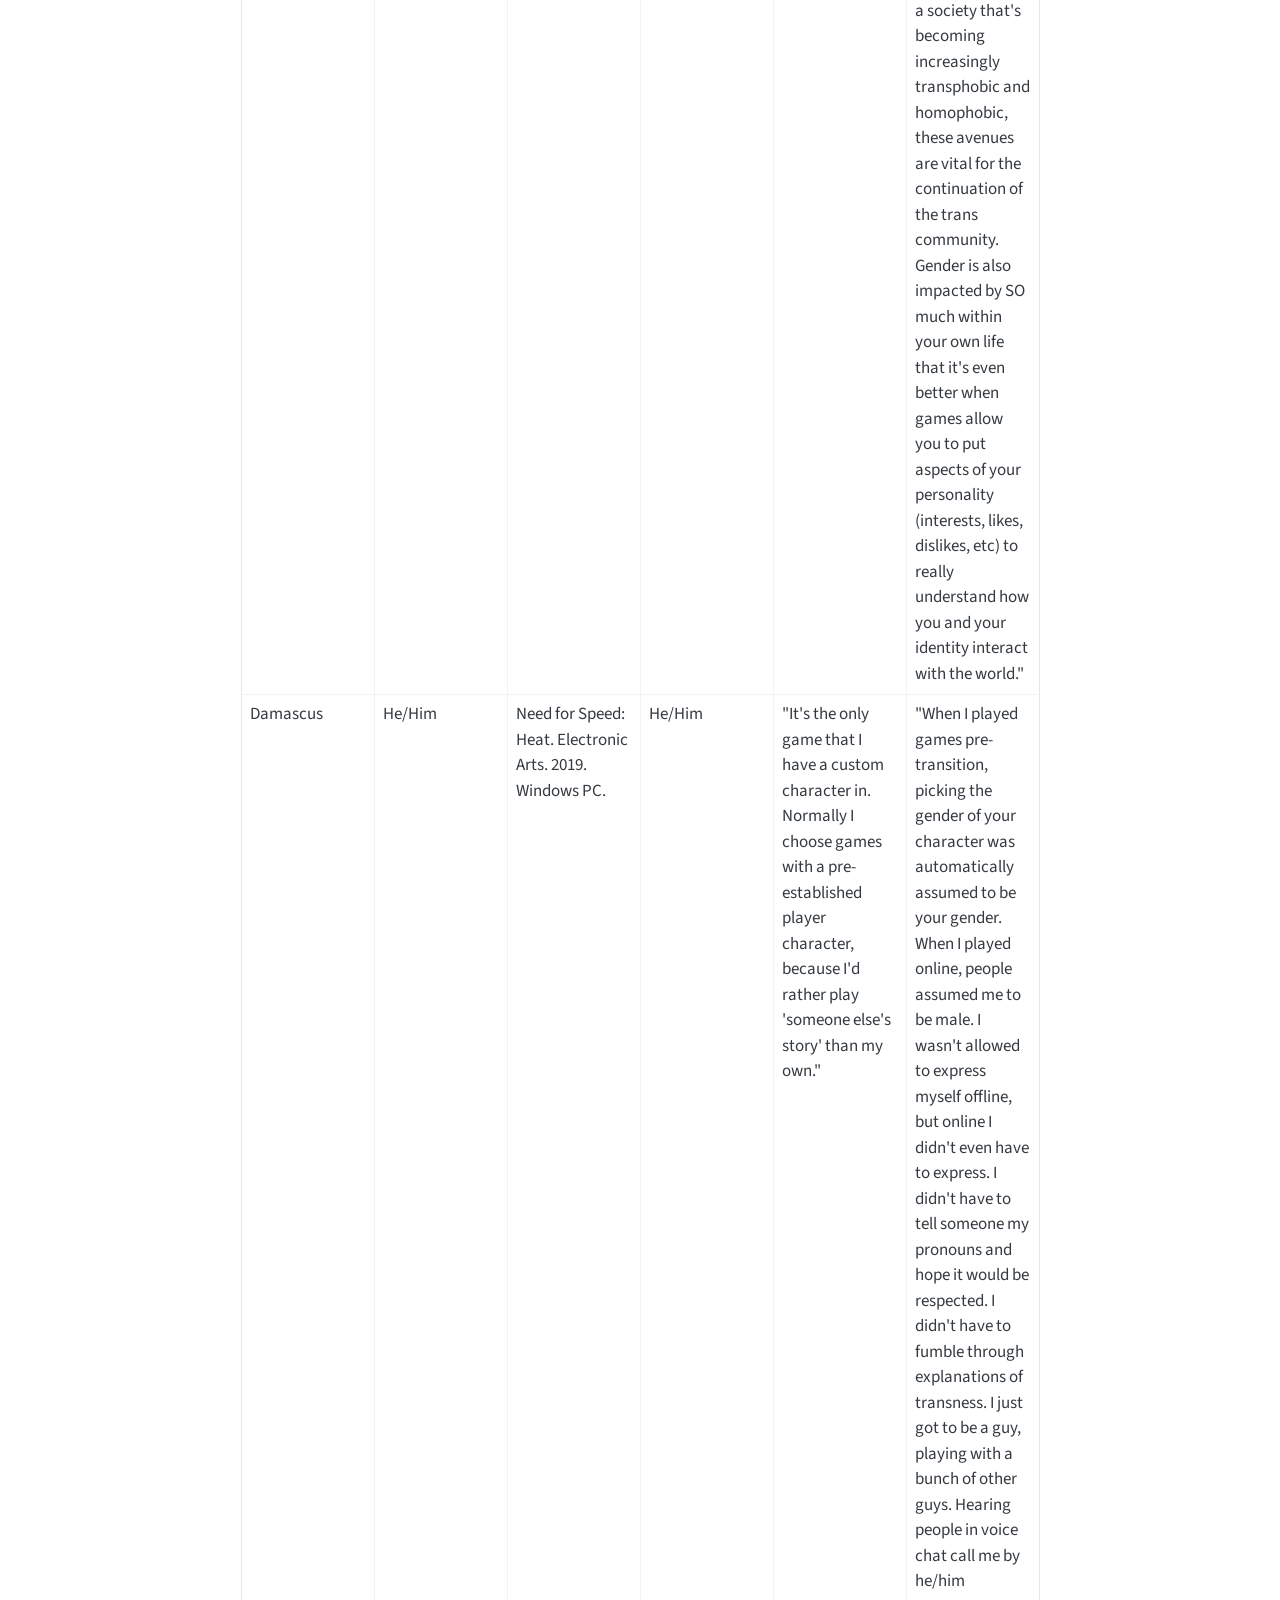
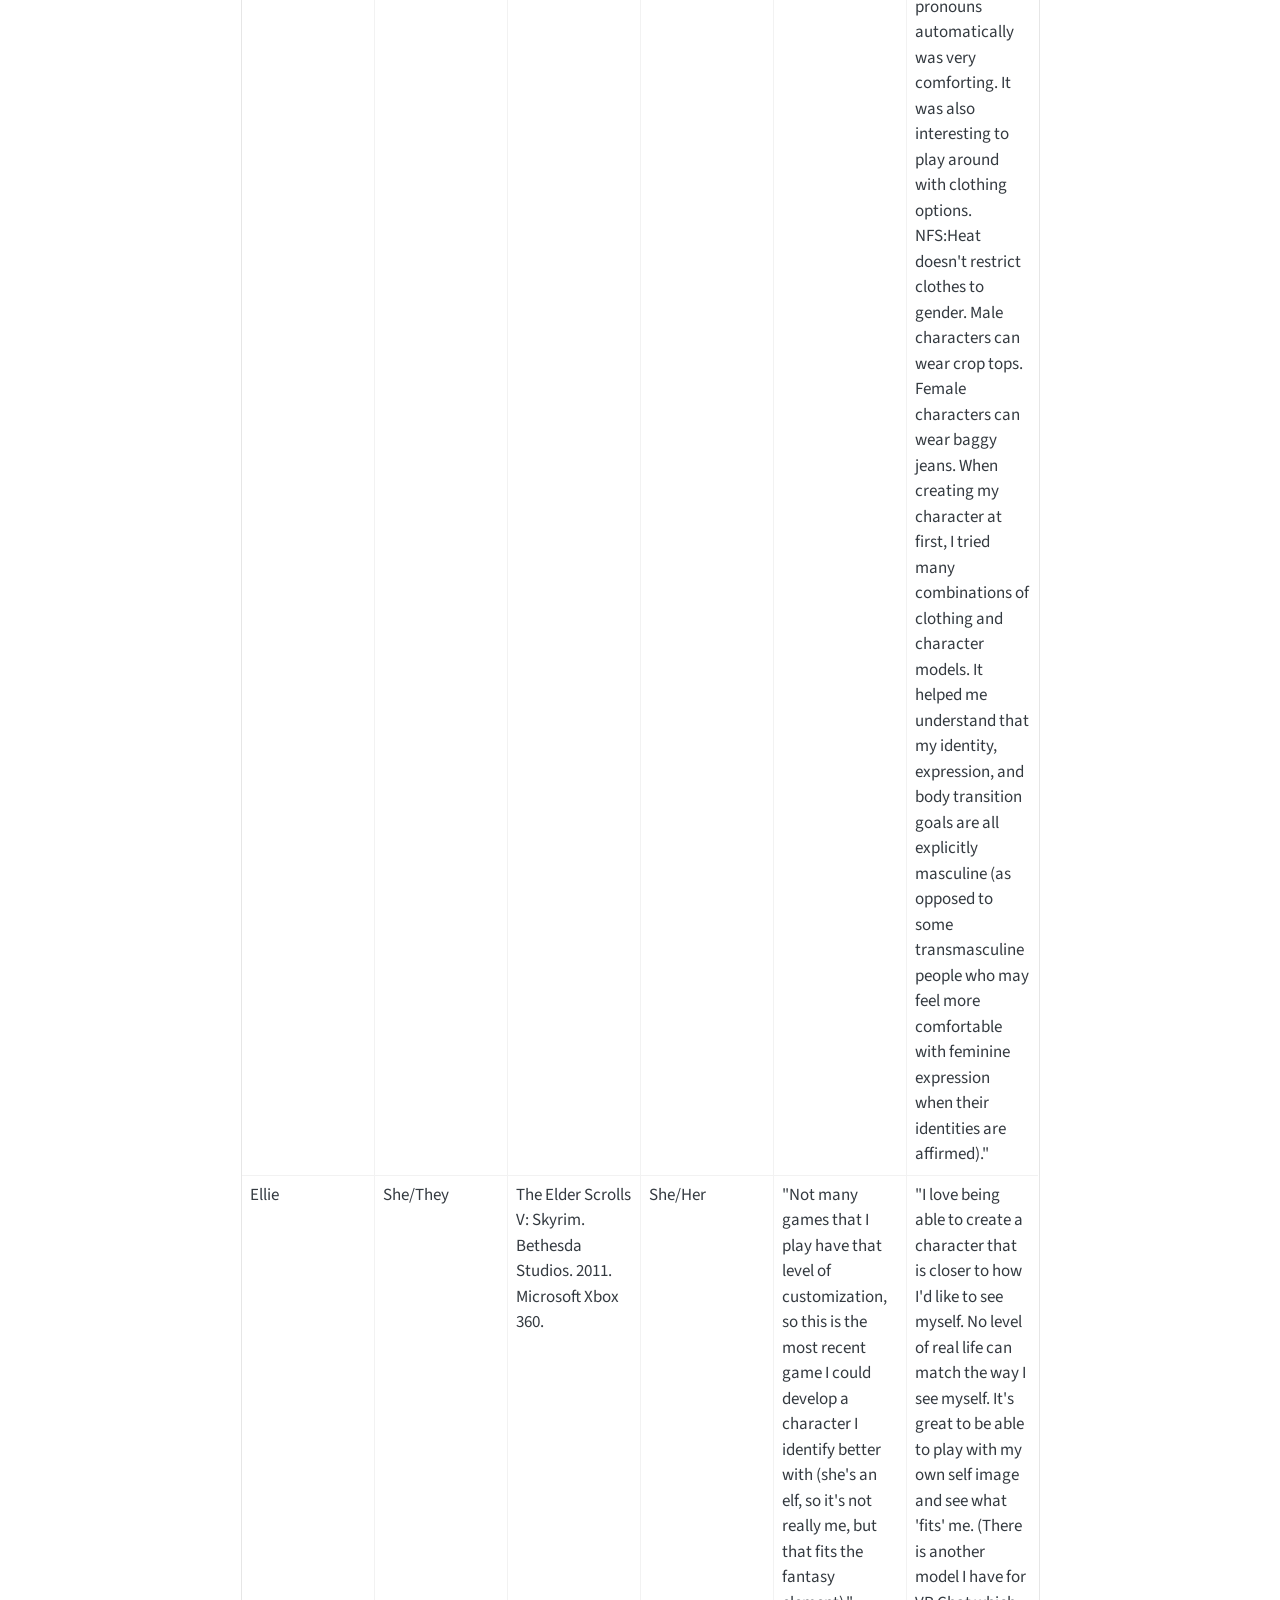
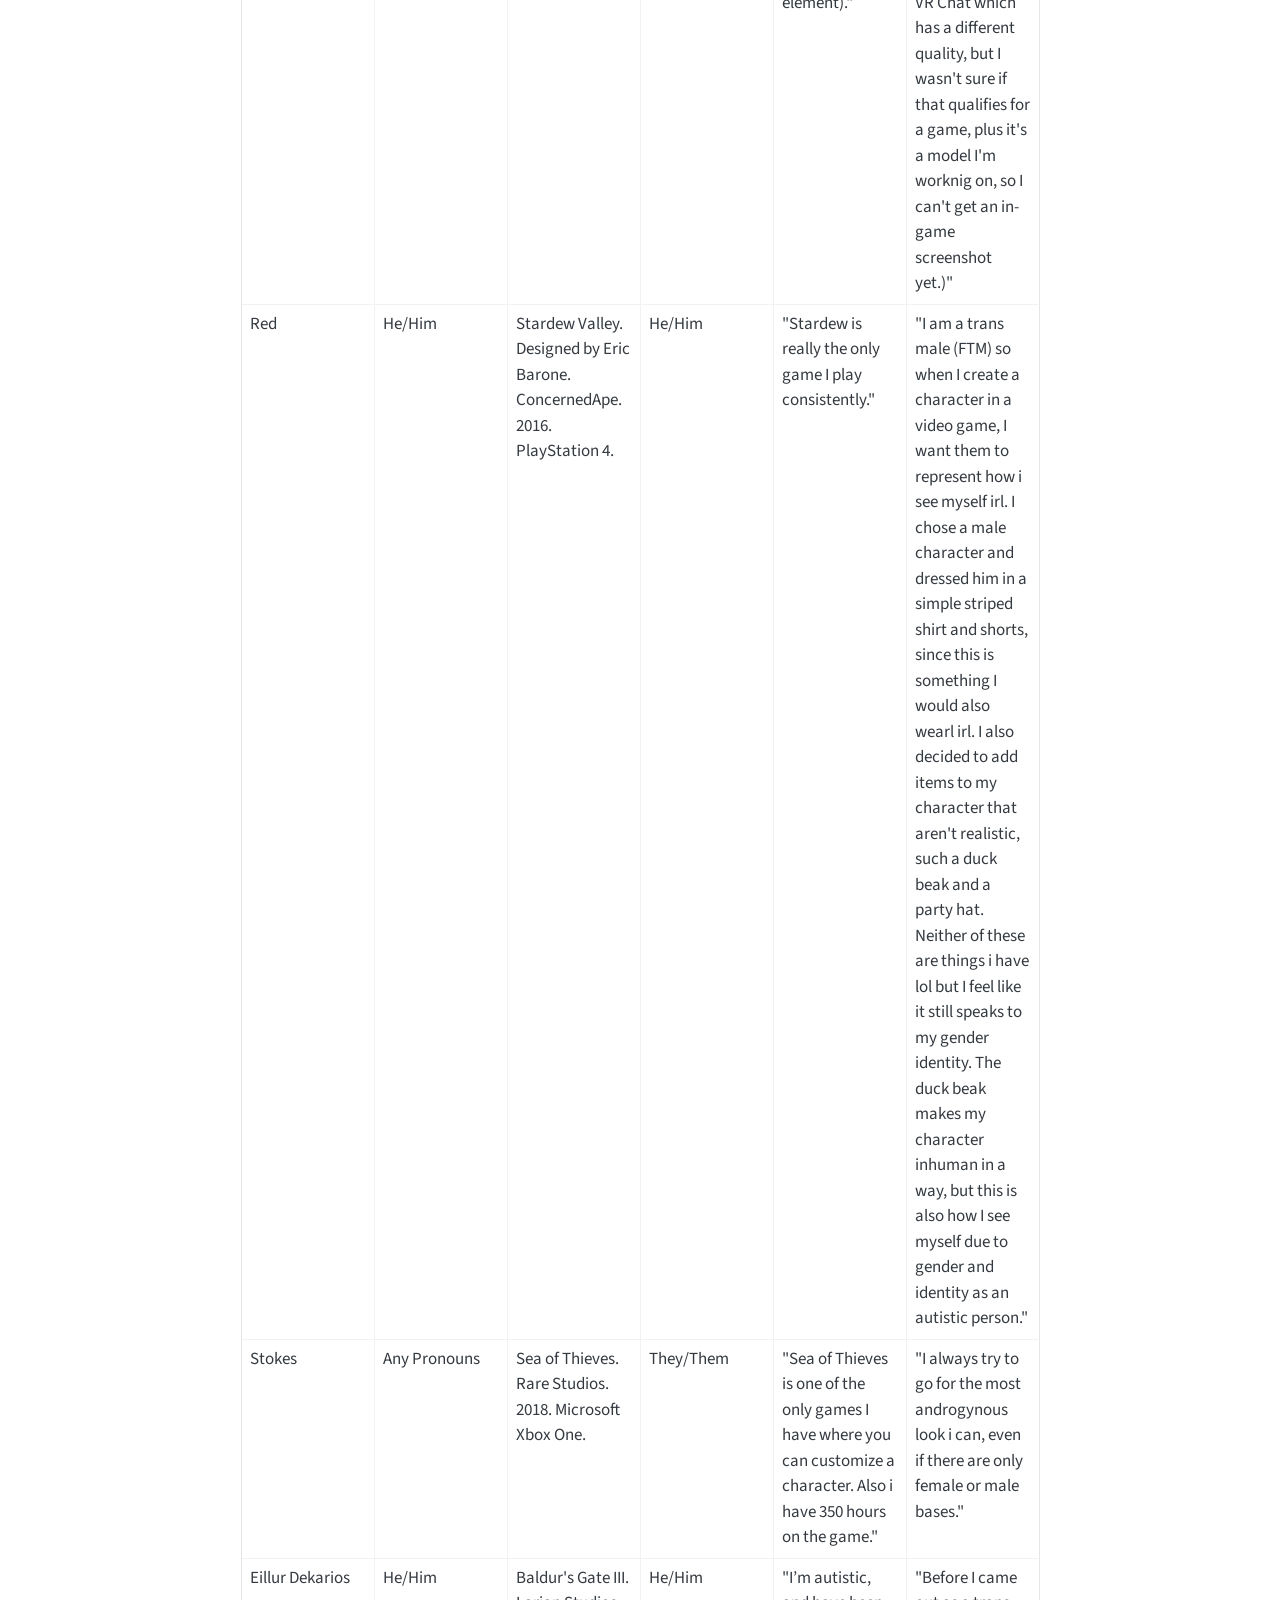
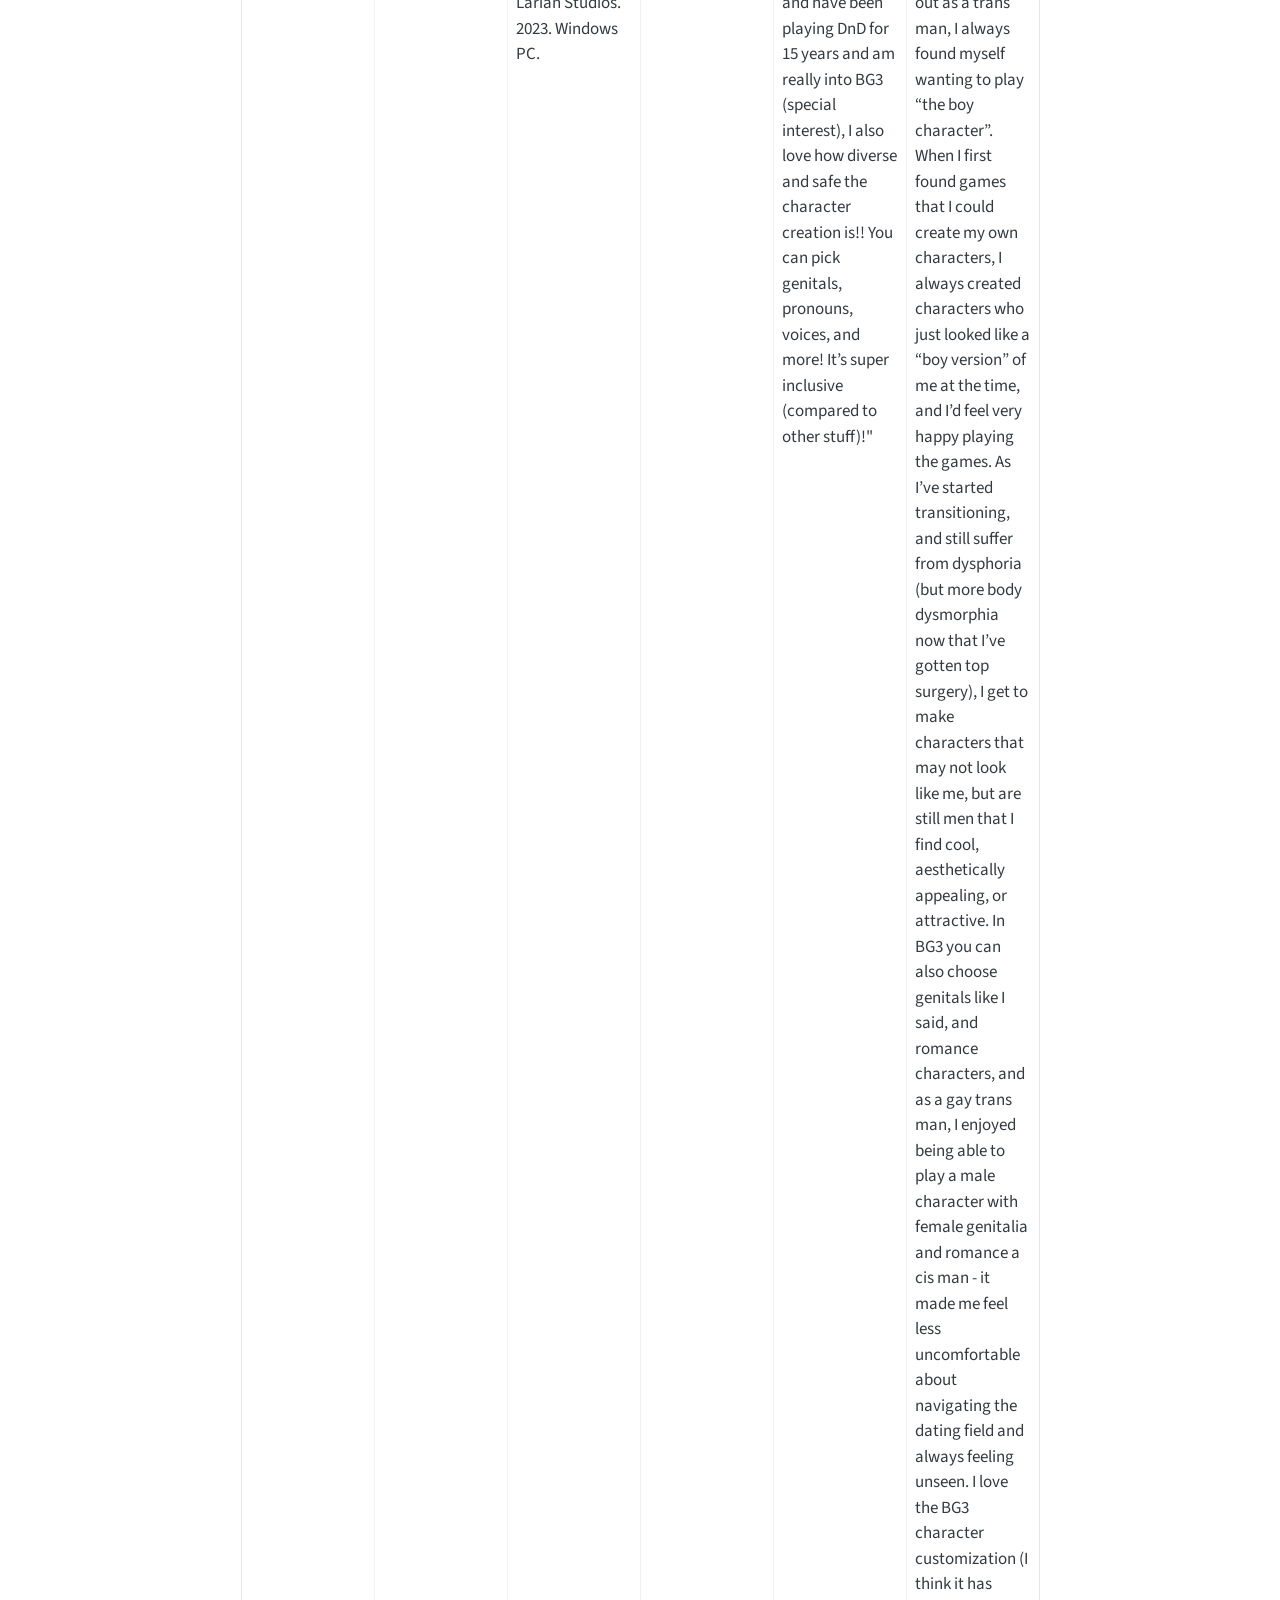
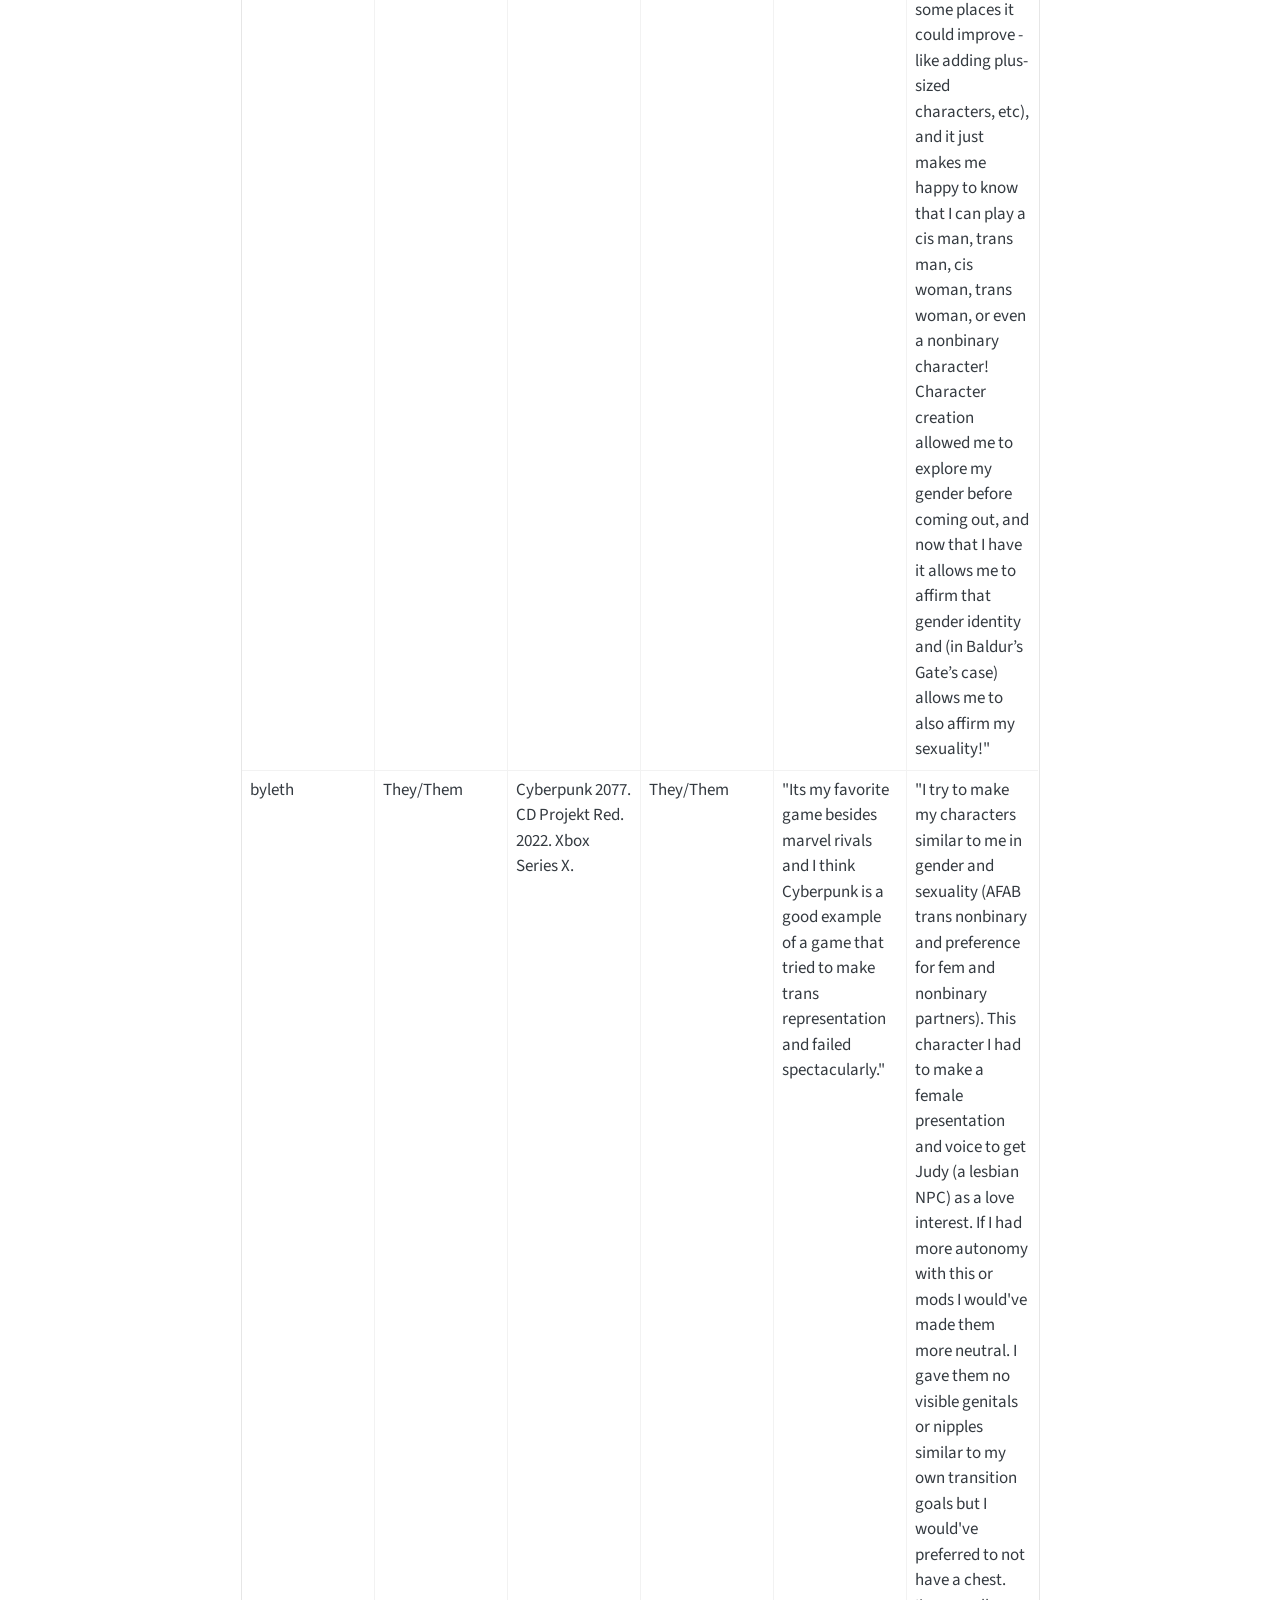
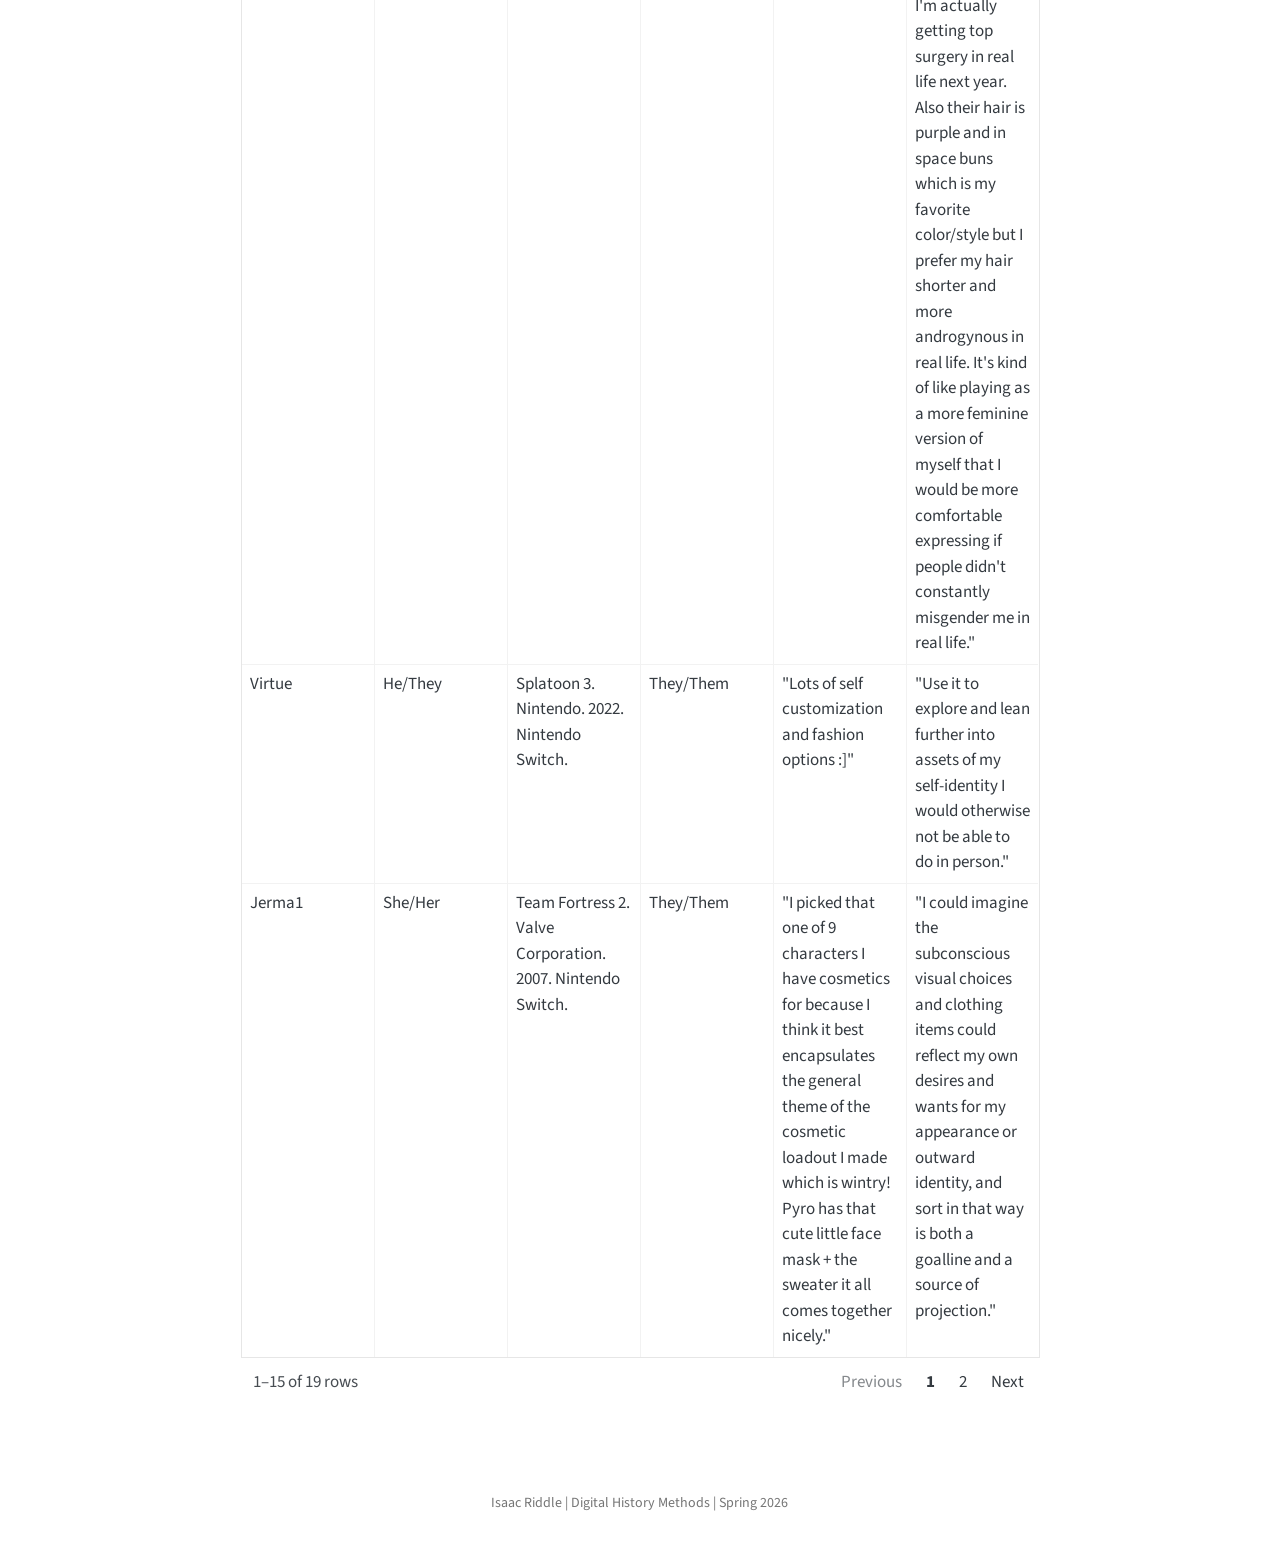
<file: metadata.html>
<!DOCTYPE html>
<html xmlns="http://www.w3.org/1999/xhtml" lang="en" xml:lang="en"><head>

<meta charset="utf-8">
<meta name="generator" content="quarto-1.9.37">

<meta name="viewport" content="width=device-width, initial-scale=1.0, user-scalable=yes">


<title>Metadata – You Can Begin Again</title>
<style>
/* Default styles provided by pandoc.
** See https://pandoc.org/MANUAL.html#variables-for-html for config info.
*/
code{white-space: pre-wrap;}
span.smallcaps{font-variant: small-caps;}
div.columns{display: flex; gap: min(4vw, 1.5em);}
div.column{flex: auto; overflow-x: auto;}
div.hanging-indent{margin-left: 1.5em; text-indent: -1.5em;}
ul.task-list{list-style: none;}
ul.task-list li input[type="checkbox"] {
  width: 0.8em;
  margin: 0 0.8em 0.2em -1em; /* quarto-specific, see https://github.com/quarto-dev/quarto-cli/issues/4556 */ 
  vertical-align: middle;
}
</style>


<script src="site_libs/quarto-nav/quarto-nav.js"></script>
<script src="site_libs/quarto-nav/headroom.min.js"></script>
<script src="site_libs/clipboard/clipboard.min.js"></script>
<script src="site_libs/quarto-search/autocomplete.umd.js"></script>
<script src="site_libs/quarto-search/fuse.min.js"></script>
<script src="site_libs/quarto-search/quarto-search.js"></script>
<meta name="quarto:offset" content="./">
<script src="site_libs/quarto-html/quarto.js" type="module"></script>
<script src="site_libs/quarto-html/tabsets/tabsets.js" type="module"></script>
<script src="site_libs/quarto-html/popper.min.js"></script>
<script src="site_libs/quarto-html/tippy.umd.min.js"></script>
<script src="site_libs/quarto-html/anchor.min.js"></script>
<link href="site_libs/quarto-html/tippy.css" rel="stylesheet">
<link href="site_libs/quarto-html/quarto-syntax-highlighting-7f8f88aac4f3542376d5c11b86a4c14d.css" rel="stylesheet" id="quarto-text-highlighting-styles">
<script src="site_libs/bootstrap/bootstrap.min.js"></script>
<link href="site_libs/bootstrap/bootstrap-icons.css" rel="stylesheet">
<link href="site_libs/bootstrap/bootstrap-a1b686ef33f78459eae80886baf5259c.min.css" rel="stylesheet" append-hash="true" id="quarto-bootstrap" data-mode="light">
<script id="quarto-search-options" type="application/json">{
  "location": "navbar",
  "copy-button": false,
  "collapse-after": 3,
  "panel-placement": "end",
  "type": "overlay",
  "limit": 50,
  "keyboard-shortcut": [
    "f",
    "/",
    "s"
  ],
  "show-item-context": false,
  "language": {
    "search-no-results-text": "No results",
    "search-matching-documents-text": "matching documents",
    "search-copy-link-title": "Copy link to search",
    "search-hide-matches-text": "Hide additional matches",
    "search-more-match-text": "more match in this document",
    "search-more-matches-text": "more matches in this document",
    "search-clear-button-title": "Clear",
    "search-text-placeholder": "",
    "search-detached-cancel-button-title": "Cancel",
    "search-submit-button-title": "Submit",
    "search-label": "Search"
  }
}</script>
<script src="site_libs/core-js-2.5.3/shim.min.js"></script>
<script src="site_libs/react-18.2.0/react.min.js"></script>
<script src="site_libs/react-18.2.0/react-dom.min.js"></script>
<script src="site_libs/reactwidget-2.0.0/react-tools.js"></script>
<link href="site_libs/htmltools-fill-0.5.9/fill.css" rel="stylesheet">
<script src="site_libs/htmlwidgets-1.6.4/htmlwidgets.js"></script>
<link href="site_libs/reactable-0.4.5/reactable.css" rel="stylesheet">
<script src="site_libs/reactable-binding-0.4.5/reactable.js"></script>


</head>

<body class="nav-fixed fullcontent quarto-light">

<div id="quarto-search-results"></div>
  <header id="quarto-header" class="headroom fixed-top">
    <nav class="navbar navbar-expand-lg " data-bs-theme="dark">
      <div class="navbar-container container-fluid">
      <div class="navbar-brand-container mx-auto">
    <a class="navbar-brand" href="./index.html">
    <span class="navbar-title">You Can Begin Again</span>
    </a>
  </div>
            <div id="quarto-search" class="" title="Search"></div>
          <button class="navbar-toggler" type="button" data-bs-toggle="collapse" data-bs-target="#navbarCollapse" aria-controls="navbarCollapse" role="menu" aria-expanded="false" aria-label="Toggle navigation" onclick="if (window.quartoToggleHeadroom) { window.quartoToggleHeadroom(); }">
  <span class="navbar-toggler-icon"></span>
</button>
          <div class="collapse navbar-collapse" id="navbarCollapse">
            <ul class="navbar-nav navbar-nav-scroll me-auto">
  <li class="nav-item">
    <a class="nav-link" href="./about.html"> 
<span class="menu-text">About</span></a>
  </li>  
  <li class="nav-item">
    <a class="nav-link" href="./tenets.html"> 
<span class="menu-text">Tenets</span></a>
  </li>  
  <li class="nav-item">
    <a class="nav-link" href="./terms.html"> 
<span class="menu-text">Key Terms</span></a>
  </li>  
  <li class="nav-item">
    <a class="nav-link" href="./datavisualization.html"> 
<span class="menu-text">Data Analysis</span></a>
  </li>  
  <li class="nav-item">
    <a class="nav-link active" href="./metadata.html" aria-current="page"> 
<span class="menu-text">Metadata</span></a>
  </li>  
</ul>
          </div> <!-- /navcollapse -->
            <div class="quarto-navbar-tools">
</div>
      </div> <!-- /container-fluid -->
    </nav>
</header>
<!-- content -->
<div id="quarto-content" class="quarto-container page-columns page-rows-contents page-layout-article page-navbar">
<!-- sidebar -->
<!-- margin-sidebar -->
    
<!-- main -->
<main class="content" id="quarto-document-content">

<header id="title-block-header" class="quarto-title-block default">
<div class="quarto-title">
<h1 class="title">Metadata</h1>
</div>



<div class="quarto-title-meta">

    
  
    
  </div>
  


</header>


<div class="cell">
<div class="cell-output-display">
<div class="reactable html-widget html-fill-item" id="htmlwidget-5bbcebe47c159b52e8d6" style="width:auto;height:auto;"></div>
<script type="application/json" data-for="htmlwidget-5bbcebe47c159b52e8d6">{"x":{"tag":{"name":"Reactable","attribs":{"data":{"submitter":["June","Soren","slugcat","Marsupial","Stellaria","owo","Xen","Damascus","Ellie","Red","Stokes","Eillur Dekarios","byleth","Virtue","Jerma1","Myra","Quail","Crash","Bungus"],"submitter_pronoun":["He/They/Kit","He/Him","They/Them","He/Him","She/Her","She/They","He/They","He/Him","She/They","He/Him","Any Pronouns","He/Him","They/Them","He/They","She/Her","They/Them","She/Her. They/Them. He/Him","Any Pronouns","He/Him"],"game":["Runescape: Dragonwilds. Jagex Ltd. 2025. Windows PC.","Baldur's Gate III. Larian Studios. 2023. Windows PC.","Stardew Valley. Designed by Eric Barone. ConcernedApe. 2016. PlayStation 4.","Animal Crossing: Pocket Camp Complete. Developed by Nintendo Cube. Nintendo. 2017. iOS.","Baldur's Gate III. Larian Studios. 2023. Windows PC.","Pokemon Sword. Nintendo. 2019. Nintendo Switch.","Minecraft. Mojang Studios. 2009. Windows PC.","Need for Speed: Heat. Electronic Arts. 2019. Windows PC.","The Elder Scrolls V: Skyrim. Bethesda Studios. 2011. Microsoft Xbox 360.","Stardew Valley. Designed by Eric Barone. ConcernedApe. 2016. PlayStation 4.","Sea of Thieves. Rare Studios. 2018. Microsoft Xbox One.","Baldur's Gate III. Larian Studios. 2023. Windows PC.","Cyberpunk 2077. CD Projekt Red. 2022. Xbox Series X.","Splatoon 3. Nintendo. 2022. Nintendo Switch.","Team Fortress 2. Valve Corporation. 2007. Nintendo Switch.","Baldur's Gate III. Larian Studios. 2023. Windows PC.","Baldur's Gate III. Larian Studios. 2023. Windows PC.","Stardew Valley. Designed by Eric Barone. ConcernedApe. 2016. PlayStation 4.","Space Station 14. Space Wizards Foundation. 2024. Windows PC."],"avatar_pronouns":["He/Him","They/Them","He/Him","He/Him","She/Her","She/They","He/Him","He/Him","She/Her","He/Him","They/Them","He/Him","They/Them","They/Them","They/Them","They/Them","He/Him","She/Her","He/Him"],"why_this_game":["\"It's a blast to play and my current obsession.\"","\"BG3 is one of my favorite games to create characters in because the character creator has so many options, and the character you're playing directly impacts story choices and game-play. When I first started playing the game, I restarted multiple times just to make new characters and see what changed in-game based on that. It also helps that BG3 has a lot of options for gender expression in terms of voice, body type, genitals, and more. Over time, I have played many different characters with different gender expressions.\"","\"I mostly play Stardew Valley with my friends. I don't play games with character creation. I play more games where you don't get to choose who you play as.\"","\"Animal Crossing is one of the few games where I play as myself instead of as somebody else.\"","\"Well.... To be honest, Baldur's Gate 3 wasn't my first choice - that character is my 3rd-most (hah) self-identifying character. My first choice would be the avatar that I made for VRChat, then for FFXIV. However, those games aren't quite singleplayer now are they? This Baldur's Gate 3 character is still good to use though! She is based on my VRChat avatar (who is based on me).\"","\"Because it has good customization and I had it on me. I love Pokemon.\"","\"Because I play Minecraft the most out of any other video game, and out of the games I consistently play it has the most variable character creation function.\"","\"It's the only game that I have a custom character in. Normally I choose games with a pre-established player character, because I'd rather play 'someone else's story' than my own.\"","\"Not many games that I play have that level of customization, so this is the most recent game I could develop a character I identify better with (she's an elf, so it's not really me, but that fits the fantasy element).\"","\"Stardew is really the only game I play consistently.\"","\"Sea of Thieves is one of the only games I have where you can customize a character. Also i have 350 hours on the game.\"","\"I’m autistic, and have been playing DnD for 15 years and am really into BG3 (special interest), I also love how diverse and safe the character creation is!! You can pick genitals, pronouns, voices, and more! It’s super inclusive (compared to other stuff)!\"","\"Its my favorite game besides marvel rivals and I think Cyberpunk is a good example of a game that tried to make trans representation and failed spectacularly.\"","\"Lots of self customization and fashion options :]\"","\"I picked that one of 9 characters I have cosmetics for because I think it best encapsulates the general theme of the cosmetic loadout I made which is wintry! Pyro has that cute little face mask + the sweater it all comes together nicely.\"","\"I really enjoy it, and I feel like my character fits me really well.\"","\"There are admittedly not many games with diverse character creation available. My other choices were Cyberpunk 2077 (which doesn't have a nonbinary option and has streamlined romance options based on your combination of sex and gender) and Mass Effect (which forces you into a binary with less freedom with character design- which I don't blame considering how old it is). Baldur's Gate 3 made me feel able to make my character my own. I could give them any voice, body type, and genitals without feeling forced by the game to make certain choices, especially when it came to romance.\"","\"Stardew Valley is the video game I've played the most (that also has a character customizer). I've been playing it on and off since the pandemic and it's provided me a lot of comfort.\"","\"It's a multiplayer roleplaying game and I find it a lot of fun.\""],"avatar_relationship":["\"I use it as an outlet for the expression I don't have the funds for.\"","\"Character creation for me has been both a way to express my own gender identity and a way to explore other gender expressions, even if they aren't what I strictly identify with. Though I personally identify as transmasc and use he/him pronouns, my characters in BG3 usually fall into she/they, he/they, and they/them territory with any combination of masculine and feminine features. I think the only common trait shared by my BG3 characters is that none of them really conform to a binary gender. Since the game lets you mix and match physical characteristics, voice types, and clothes, I don't think I have made any characters that could be identified as a cisgender man or woman. Essentially, there's always some kind of gender fuckery going on. Perhaps this is a reflection of my own personal resistance to identify with a binary gender. In other games that don't have the same level of customization, I usually create masculine female characters or feminine male characters based on clothing options/names. I just think playing gender-non-conforming characters is neat.\"","I feel this kind of game gives people a judgment-free outlet to explore gender identity. Your appearance in the game doesn't affect the gameplay other than your own experience playing as something you created. Whether the character created is something that represents you or just some silly person you made, it allows for a connection to really immerse you into a game.","\"I used Animal Crossing (though New Horizons, not Pocket Camp) at the beginning of my transition to experiment with my personal sense of style (different hair cuts and colors, different clothing options, etc.). It's a game that encourages you to play as yourself and identify with your character. In other single-player games with character creators that I play, like Stardew Valley or No Man's Sky (both of those have multiplayer modes but I play them in singleplayer), I do usually make characters with the same gender identity as myself (male), and with styles that I find appealing, but they are other people and I give them different names and motivations. I use them to explore gender as well, but in more of a fantasy context (I can be a badass masculine fighter in those games, or an angel with wings, or I particularly like playing No Man's Sky as a Construct who has to build himself from scratch as an allegory for building my own life as a trans person), whereas I keep my Animal Crossing outfits realistic to things I might actually wear.\"","\"She is quite literally me with a few edits to personal preference, like the more purple-ish hue to hair. For me, player-made avatars go beyond self-affirmation and head towards the territory of embodiment in the game. You know, like how it's supposed to be for cisgender folks.\"","\"I just made someone I found pretty.\"","\"I think it can be a really critical way to engage in exploration with your self-expression, particularly in an environment where there is no judgement from anyone around you - in a society that's becoming increasingly transphobic and homophobic, these avenues are vital for the continuation of the trans community. Gender is also impacted by SO much within your own life that it's even better when games allow you to put aspects of your personality (interests, likes, dislikes, etc) to really understand how you and your identity interact with the world.\"","\"When I played games pre-transition, picking the gender of your character was automatically assumed to be your gender. When I played online, people assumed me to be male. I wasn't allowed to express myself offline, but online I didn't even have to express. I didn't have to tell someone my pronouns and hope it would be respected. I didn't have to fumble through explanations of transness. I just got to be a guy, playing with a bunch of other guys. Hearing people in voice chat call me by he/him pronouns automatically was very comforting. It was also interesting to play around with clothing options. NFS:Heat doesn't restrict clothes to gender. Male characters can wear crop tops. Female characters can wear baggy jeans. When creating my character at first, I tried many combinations of clothing and character models. It helped me understand that my identity, expression, and body transition goals are all explicitly masculine (as opposed to some transmasculine people who may feel more comfortable with feminine expression when their identities are affirmed).\"","\"I love being able to create a character that is closer to how I'd like to see myself. No level of real life can match the way I see myself. It's great to be able to play with my own self image and see what 'fits' me. (There is another model I have for VR Chat which has a different quality, but I wasn't sure if that qualifies for a game, plus it's a model I'm worknig on, so I can't get an in-game screenshot yet.)\"","\"I am a trans male (FTM) so when I create a character in a video game, I want them to represent how i see myself irl. I chose a male character and dressed him in a simple striped shirt and shorts, since this is something I would also wearl irl. I also decided to add items to my character that aren't realistic, such a duck beak and a party hat. Neither of these are things i have lol but I feel like it still speaks to my gender identity. The duck beak makes my character inhuman in a way, but this is also how I see myself due to gender and identity as an autistic person.\"","\"I always try to go for the most androgynous look i can, even if there are only female or male bases.\"","\"Before I came out as a trans man, I always found myself wanting to play “the boy character”. When I first found games that I could create my own characters, I always created characters who just looked like a “boy version” of me at the time, and I’d feel very happy playing the games. As I’ve started transitioning, and still suffer from dysphoria (but more body dysmorphia now that I’ve gotten top surgery), I get to make characters that may not look like me, but are still men that I find cool, aesthetically appealing, or attractive. In BG3 you can also choose genitals like I said, and romance characters, and as a gay trans man, I enjoyed being able to play a male character with female genitalia and romance a cis man - it made me feel less uncomfortable about navigating the dating field and always feeling unseen. I love the BG3 character customization (I think it has some places it could improve - like adding plus-sized characters, etc), and it just makes me happy to know that I can play a cis man, trans man, cis woman, trans woman, or even a nonbinary character! Character creation allowed me to explore my gender before coming out, and now that I have it allows me to affirm that gender identity and (in Baldur’s Gate’s case) allows me to also affirm my sexuality!\"","\"I try to make my characters similar to me in gender and sexuality (AFAB trans nonbinary and preference for fem and nonbinary partners). This character I had to make a female presentation and voice to get Judy (a lesbian NPC) as a love interest. If I had more autonomy with this or mods I would've made them more neutral. I gave them no visible genitals or nipples similar to my own transition goals but I would've preferred to not have a chest. I'm actually getting top surgery in real life next year. Also their hair is purple and in space buns which is my favorite color/style but I prefer my hair shorter and more androgynous in real life. It's kind of like playing as a more feminine version of myself that I would be more comfortable expressing if people didn't constantly misgender me in real life.\"","\"Use it to explore and lean further into assets of my self-identity I would otherwise not be able to do in person.\"","\"I could imagine the subconscious visual choices and clothing items could reflect my own desires and wants for my appearance or outward identity, and sort in that way is both a goalline and a source of projection.\"","\"It allows me to explore how I would like to present myself in a world where people don't assume what I am.\"","\"My gender identity is up in the air. Mostly, I feel Agender and don't necessarily care how I'm addressed. Sometimes I feel nonbinary and would prefer to be addressed as they/them. However, I don't feel comfortable expressing my preferred identity in real life, so just default to my birth sex since that's easier. In video games, however, I can become whoever I want. Since I prefer single player games, I especially feel able to be myself without judgement. The characters I make tend to have a mixture of feminine and masculine traits, which is usually only possible with diverse character creators. The character I submitted is male with a masculine voice, but has a more feminine body. It's similar to how I myself am female in body, but don't particularly mentally connect with being a woman. Character creators have allowed me to explore how I see myself and how I want to be seen by others. Some of the first character creators I encountered were in text-based interactive fiction games (e.g. Choice of Games LLC) where there are no visuals, you just state your gender and appearance. Going from that form of mentally envisioning my character to games like Baldur's Gate 3 that let me physically see them has helped me feel more comfortable with myself. Even if the world would find me strange, I have a sense of internal acceptance where I know it's okay to not fit into what someone expects of me.\"","The nice thing about single-player games is that you can literally make your character look however, and everyone in the game still treats you the same. This allows room for exploration -- my first two SV characters were versions of myself, but in this third world I'm a woman farmer who also happens to have a beard. (Her name is Griselda.) Stardew Valley is also one of those games where the movement of just a few pixels can entirely change how your character looks, and it's not as if the base characters are highly gendered anyway. (You do pick male/female in the character creation screen, but that only affects the pronouns NPCs call you.)","\"For RP games, I don't feel like my characters need to reflect my own gender identity since I'm doing a bit; but I still end up usually playing guys and/or gender diverse characters in some form. Before figuring myself out, I would often try playing as a girl (either because there was more customization available or I felt it was what I 'had to do' because I was stuck being one IRL.) Later on as my egg cracked I started playing guys in character-creator games more, and that is what I usually do now. I'll play as a guy if it's representing me, and if it's a separate character they're likely still masculine. I think making chars. in singleplayer games (and in general through RP/etc) lets you explore aspects of yourself or things like that that you don't get to (or shouldn't) do in real life (like making an evil char etc), but also often reflects a bit of yourself in them. Since all gender is a sort of performance, having a character perform it in a game definitely lets you explore stuff.\""]},"columns":[{"id":"submitter","name":"submitter","type":"character"},{"id":"submitter_pronoun","name":"submitter_pronoun","type":"character"},{"id":"game","name":"game","type":"character"},{"id":"avatar_pronouns","name":"avatar_pronouns","type":"character"},{"id":"why_this_game","name":"why_this_game","type":"character"},{"id":"avatar_relationship","name":"avatar_relationship","type":"character"}],"searchable":true,"defaultPageSize":15,"highlight":true,"bordered":true,"dataKey":"3fd0ba771cf7e62bfa179bbf96fd6d41"},"children":[]},"class":"reactR_markup"},"evals":[],"jsHooks":[]}</script>
</div>
</div>



</main> <!-- /main -->
<script id="quarto-html-after-body" type="application/javascript">
  window.document.addEventListener("DOMContentLoaded", function (event) {
    const icon = "";
    const anchorJS = new window.AnchorJS();
    anchorJS.options = {
      placement: 'right',
      icon: icon
    };
    anchorJS.add('.anchored');
    const isCodeAnnotation = (el) => {
      for (const clz of el.classList) {
        if (clz.startsWith('code-annotation-')) {                     
          return true;
        }
      }
      return false;
    }
    const onCopySuccess = function(e) {
      // button target
      const button = e.trigger;
      // don't keep focus
      button.blur();
      // flash "checked"
      button.classList.add('code-copy-button-checked');
      var currentTitle = button.getAttribute("title");
      button.setAttribute("title", "Copied!");
      let tooltip;
      if (window.bootstrap) {
        button.setAttribute("data-bs-toggle", "tooltip");
        button.setAttribute("data-bs-placement", "left");
        button.setAttribute("data-bs-title", "Copied!");
        tooltip = new bootstrap.Tooltip(button, 
          { trigger: "manual", 
            customClass: "code-copy-button-tooltip",
            offset: [0, -8]});
        tooltip.show();    
      }
      setTimeout(function() {
        if (tooltip) {
          tooltip.hide();
          button.removeAttribute("data-bs-title");
          button.removeAttribute("data-bs-toggle");
          button.removeAttribute("data-bs-placement");
        }
        button.setAttribute("title", currentTitle);
        button.classList.remove('code-copy-button-checked');
      }, 1000);
      // clear code selection
      e.clearSelection();
    }
    const getTextToCopy = function(trigger) {
      const outerScaffold = trigger.parentElement.cloneNode(true);
      const codeEl = outerScaffold.querySelector('code');
      for (const childEl of codeEl.children) {
        if (isCodeAnnotation(childEl)) {
          childEl.remove();
        }
      }
      return codeEl.innerText;
    }
    const clipboard = new window.ClipboardJS('.code-copy-button:not([data-in-quarto-modal])', {
      text: getTextToCopy
    });
    clipboard.on('success', onCopySuccess);
    if (window.document.getElementById('quarto-embedded-source-code-modal')) {
      const clipboardModal = new window.ClipboardJS('.code-copy-button[data-in-quarto-modal]', {
        text: getTextToCopy,
        container: window.document.getElementById('quarto-embedded-source-code-modal')
      });
      clipboardModal.on('success', onCopySuccess);
    }
      var localhostRegex = new RegExp(/^(?:http|https):\/\/localhost\:?[0-9]*\//);
      var mailtoRegex = new RegExp(/^mailto:/);
        var filterRegex = new RegExp("https:\/\/isaaclriddle\.github\.io\/beginagainarchive\/");
      var isInternal = (href) => {
          return filterRegex.test(href) || localhostRegex.test(href) || mailtoRegex.test(href);
      }
      // Inspect non-navigation links and adorn them if external
     var links = window.document.querySelectorAll('a[href]:not(.nav-link):not(.navbar-brand):not(.toc-action):not(.sidebar-link):not(.sidebar-item-toggle):not(.pagination-link):not(.no-external):not([aria-hidden]):not(.dropdown-item):not(.quarto-navigation-tool):not(.about-link)');
      for (var i=0; i<links.length; i++) {
        const link = links[i];
        if (!isInternal(link.href)) {
          // undo the damage that might have been done by quarto-nav.js in the case of
          // links that we want to consider external
          if (link.dataset.originalHref !== undefined) {
            link.href = link.dataset.originalHref;
          }
        }
      }
    function tippyHover(el, contentFn, onTriggerFn, onUntriggerFn) {
      const config = {
        allowHTML: true,
        maxWidth: 500,
        delay: 100,
        arrow: false,
        appendTo: function(el) {
            return el.parentElement;
        },
        interactive: true,
        interactiveBorder: 10,
        theme: 'quarto',
        placement: 'bottom-start',
      };
      if (contentFn) {
        config.content = contentFn;
      }
      if (onTriggerFn) {
        config.onTrigger = onTriggerFn;
      }
      if (onUntriggerFn) {
        config.onUntrigger = onUntriggerFn;
      }
      window.tippy(el, config); 
    }
    const noterefs = window.document.querySelectorAll('a[role="doc-noteref"]');
    for (var i=0; i<noterefs.length; i++) {
      const ref = noterefs[i];
      tippyHover(ref, function() {
        // use id or data attribute instead here
        let href = ref.getAttribute('data-footnote-href') || ref.getAttribute('href');
        try { href = new URL(href).hash; } catch {}
        const id = href.replace(/^#\/?/, "");
        const note = window.document.getElementById(id);
        if (note) {
          return note.innerHTML;
        } else {
          return "";
        }
      });
    }
    const xrefs = window.document.querySelectorAll('a.quarto-xref');
    const processXRef = (id, note) => {
      // Strip column container classes
      const stripColumnClz = (el) => {
        el.classList.remove("page-full", "page-columns");
        if (el.children) {
          for (const child of el.children) {
            stripColumnClz(child);
          }
        }
      }
      stripColumnClz(note)
      if (id === null || id.startsWith('sec-')) {
        // Special case sections, only their first couple elements
        const container = document.createElement("div");
        if (note.children && note.children.length > 2) {
          container.appendChild(note.children[0].cloneNode(true));
          for (let i = 1; i < note.children.length; i++) {
            const child = note.children[i];
            if (child.tagName === "P" && child.innerText === "") {
              continue;
            } else {
              container.appendChild(child.cloneNode(true));
              break;
            }
          }
          if (window.Quarto?.typesetMath) {
            window.Quarto.typesetMath(container);
          }
          return container.innerHTML
        } else {
          if (window.Quarto?.typesetMath) {
            window.Quarto.typesetMath(note);
          }
          return note.innerHTML;
        }
      } else {
        // Remove any anchor links if they are present
        const anchorLink = note.querySelector('a.anchorjs-link');
        if (anchorLink) {
          anchorLink.remove();
        }
        if (window.Quarto?.typesetMath) {
          window.Quarto.typesetMath(note);
        }
        if (note.classList.contains("callout")) {
          return note.outerHTML;
        } else {
          return note.innerHTML;
        }
      }
    }
    for (var i=0; i<xrefs.length; i++) {
      const xref = xrefs[i];
      tippyHover(xref, undefined, function(instance) {
        instance.disable();
        let url = xref.getAttribute('href');
        let hash = undefined; 
        if (url.startsWith('#')) {
          hash = url;
        } else {
          try { hash = new URL(url).hash; } catch {}
        }
        if (hash) {
          const id = hash.replace(/^#\/?/, "");
          const note = window.document.getElementById(id);
          if (note !== null) {
            try {
              const html = processXRef(id, note.cloneNode(true));
              instance.setContent(html);
            } finally {
              instance.enable();
              instance.show();
            }
          } else {
            // See if we can fetch this
            fetch(url.split('#')[0])
            .then(res => res.text())
            .then(html => {
              const parser = new DOMParser();
              const htmlDoc = parser.parseFromString(html, "text/html");
              const note = htmlDoc.getElementById(id);
              if (note !== null) {
                const html = processXRef(id, note);
                instance.setContent(html);
              } 
            }).finally(() => {
              instance.enable();
              instance.show();
            });
          }
        } else {
          // See if we can fetch a full url (with no hash to target)
          // This is a special case and we should probably do some content thinning / targeting
          fetch(url)
          .then(res => res.text())
          .then(html => {
            const parser = new DOMParser();
            const htmlDoc = parser.parseFromString(html, "text/html");
            const note = htmlDoc.querySelector('main.content');
            if (note !== null) {
              // This should only happen for chapter cross references
              // (since there is no id in the URL)
              // remove the first header
              if (note.children.length > 0 && note.children[0].tagName === "HEADER") {
                note.children[0].remove();
              }
              const html = processXRef(null, note);
              instance.setContent(html);
            } 
          }).finally(() => {
            instance.enable();
            instance.show();
          });
        }
      }, function(instance) {
      });
    }
        let selectedAnnoteEl;
        const selectorForAnnotation = ( cell, annotation) => {
          let cellAttr = 'data-code-cell="' + cell + '"';
          let lineAttr = 'data-code-annotation="' +  annotation + '"';
          const selector = 'span[' + cellAttr + '][' + lineAttr + ']';
          return selector;
        }
        const selectCodeLines = (annoteEl) => {
          const doc = window.document;
          const targetCell = annoteEl.getAttribute("data-target-cell");
          const targetAnnotation = annoteEl.getAttribute("data-target-annotation");
          const annoteSpan = window.document.querySelector(selectorForAnnotation(targetCell, targetAnnotation));
          const lines = annoteSpan.getAttribute("data-code-lines").split(",");
          const lineIds = lines.map((line) => {
            return targetCell + "-" + line;
          })
          let top = null;
          let height = null;
          let parent = null;
          if (lineIds.length > 0) {
              //compute the position of the single el (top and bottom and make a div)
              const el = window.document.getElementById(lineIds[0]);
              top = el.offsetTop;
              height = el.offsetHeight;
              parent = el.parentElement.parentElement;
            if (lineIds.length > 1) {
              const lastEl = window.document.getElementById(lineIds[lineIds.length - 1]);
              const bottom = lastEl.offsetTop + lastEl.offsetHeight;
              height = bottom - top;
            }
            if (top !== null && height !== null && parent !== null) {
              // cook up a div (if necessary) and position it 
              let div = window.document.getElementById("code-annotation-line-highlight");
              if (div === null) {
                div = window.document.createElement("div");
                div.setAttribute("id", "code-annotation-line-highlight");
                div.style.position = 'absolute';
                parent.appendChild(div);
              }
              div.style.top = top - 2 + "px";
              div.style.height = height + 4 + "px";
              div.style.left = 0;
              let gutterDiv = window.document.getElementById("code-annotation-line-highlight-gutter");
              if (gutterDiv === null) {
                gutterDiv = window.document.createElement("div");
                gutterDiv.setAttribute("id", "code-annotation-line-highlight-gutter");
                gutterDiv.style.position = 'absolute';
                const codeCell = window.document.getElementById(targetCell);
                const gutter = codeCell.querySelector('.code-annotation-gutter');
                gutter.appendChild(gutterDiv);
              }
              gutterDiv.style.top = top - 2 + "px";
              gutterDiv.style.height = height + 4 + "px";
            }
            selectedAnnoteEl = annoteEl;
          }
        };
        const unselectCodeLines = () => {
          const elementsIds = ["code-annotation-line-highlight", "code-annotation-line-highlight-gutter"];
          elementsIds.forEach((elId) => {
            const div = window.document.getElementById(elId);
            if (div) {
              div.remove();
            }
          });
          selectedAnnoteEl = undefined;
        };
          // Handle positioning of the toggle
      window.addEventListener(
        "resize",
        throttle(() => {
          elRect = undefined;
          if (selectedAnnoteEl) {
            selectCodeLines(selectedAnnoteEl);
          }
        }, 10)
      );
      function throttle(fn, ms) {
      let throttle = false;
      let timer;
        return (...args) => {
          if(!throttle) { // first call gets through
              fn.apply(this, args);
              throttle = true;
          } else { // all the others get throttled
              if(timer) clearTimeout(timer); // cancel #2
              timer = setTimeout(() => {
                fn.apply(this, args);
                timer = throttle = false;
              }, ms);
          }
        };
      }
        // Attach click handler to the DT
        const annoteDls = window.document.querySelectorAll('dt[data-target-cell]');
        for (const annoteDlNode of annoteDls) {
          annoteDlNode.addEventListener('click', (event) => {
            const clickedEl = event.target;
            if (clickedEl !== selectedAnnoteEl) {
              unselectCodeLines();
              const activeEl = window.document.querySelector('dt[data-target-cell].code-annotation-active');
              if (activeEl) {
                activeEl.classList.remove('code-annotation-active');
              }
              selectCodeLines(clickedEl);
              clickedEl.classList.add('code-annotation-active');
            } else {
              // Unselect the line
              unselectCodeLines();
              clickedEl.classList.remove('code-annotation-active');
            }
          });
        }
    const findCites = (el) => {
      const parentEl = el.parentElement;
      if (parentEl) {
        const cites = parentEl.dataset.cites;
        if (cites) {
          return {
            el,
            cites: cites.split(' ')
          };
        } else {
          return findCites(el.parentElement)
        }
      } else {
        return undefined;
      }
    };
    var bibliorefs = window.document.querySelectorAll('a[role="doc-biblioref"]');
    for (var i=0; i<bibliorefs.length; i++) {
      const ref = bibliorefs[i];
      const citeInfo = findCites(ref);
      if (citeInfo) {
        tippyHover(citeInfo.el, function() {
          var popup = window.document.createElement('div');
          citeInfo.cites.forEach(function(cite) {
            var citeDiv = window.document.createElement('div');
            citeDiv.classList.add('hanging-indent');
            citeDiv.classList.add('csl-entry');
            var biblioDiv = window.document.getElementById('ref-' + cite);
            if (biblioDiv) {
              citeDiv.innerHTML = biblioDiv.innerHTML;
            }
            popup.appendChild(citeDiv);
          });
          return popup.innerHTML;
        });
      }
    }
  });
  </script>
</div> <!-- /content -->
<footer class="footer">
  <div class="nav-footer">
    <div class="nav-footer-left">
      &nbsp;
    </div>   
    <div class="nav-footer-center">
<p>Isaac Riddle | Digital History Methods | Spring 2026</p>
</div>
    <div class="nav-footer-right">
      &nbsp;
    </div>
  </div>
</footer>




</body></html>
</file>
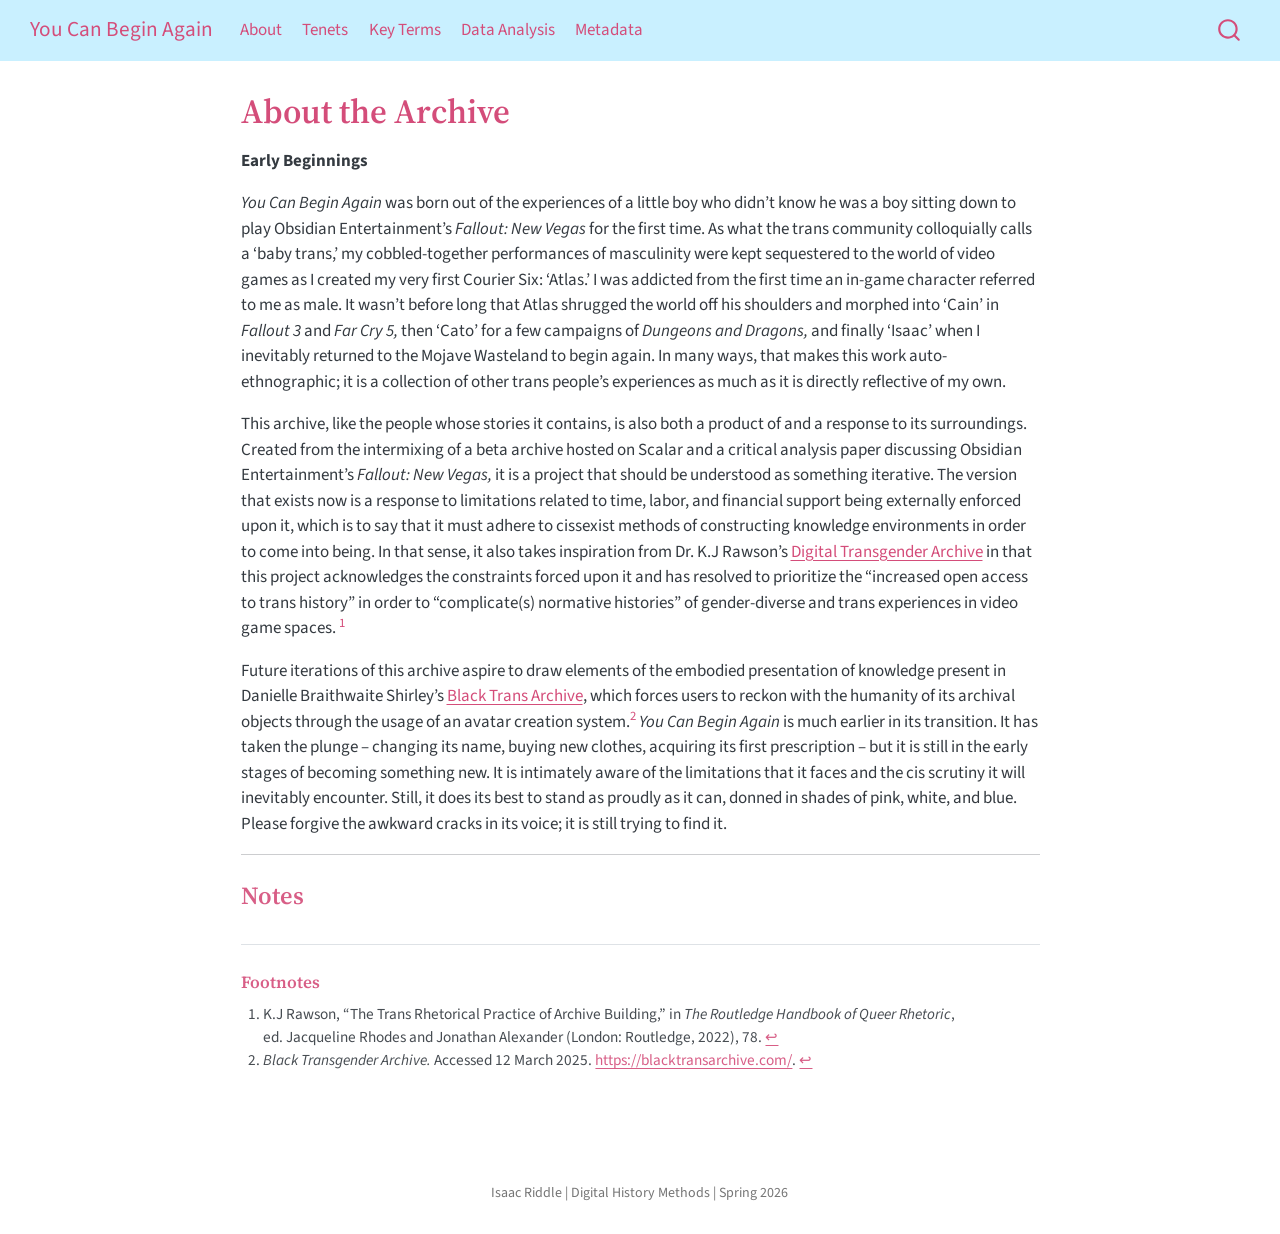
<file: new-page.html>
<!DOCTYPE html>
<html xmlns="http://www.w3.org/1999/xhtml" lang="en" xml:lang="en"><head>

<meta charset="utf-8">
<meta name="generator" content="quarto-1.9.37">

<meta name="viewport" content="width=device-width, initial-scale=1.0, user-scalable=yes">


<title>About the Archive – You Can Begin Again</title>
<style>
/* Default styles provided by pandoc.
** See https://pandoc.org/MANUAL.html#variables-for-html for config info.
*/
code{white-space: pre-wrap;}
span.smallcaps{font-variant: small-caps;}
div.columns{display: flex; gap: min(4vw, 1.5em);}
div.column{flex: auto; overflow-x: auto;}
div.hanging-indent{margin-left: 1.5em; text-indent: -1.5em;}
ul.task-list{list-style: none;}
ul.task-list li input[type="checkbox"] {
  width: 0.8em;
  margin: 0 0.8em 0.2em -1em; /* quarto-specific, see https://github.com/quarto-dev/quarto-cli/issues/4556 */ 
  vertical-align: middle;
}
</style>


<script src="site_libs/quarto-nav/quarto-nav.js"></script>
<script src="site_libs/quarto-nav/headroom.min.js"></script>
<script src="site_libs/clipboard/clipboard.min.js"></script>
<script src="site_libs/quarto-search/autocomplete.umd.js"></script>
<script src="site_libs/quarto-search/fuse.min.js"></script>
<script src="site_libs/quarto-search/quarto-search.js"></script>
<meta name="quarto:offset" content="./">
<script src="site_libs/quarto-html/quarto.js" type="module"></script>
<script src="site_libs/quarto-html/tabsets/tabsets.js" type="module"></script>
<script src="site_libs/quarto-html/popper.min.js"></script>
<script src="site_libs/quarto-html/tippy.umd.min.js"></script>
<script src="site_libs/quarto-html/anchor.min.js"></script>
<link href="site_libs/quarto-html/tippy.css" rel="stylesheet">
<link href="site_libs/quarto-html/quarto-syntax-highlighting-7f8f88aac4f3542376d5c11b86a4c14d.css" rel="stylesheet" id="quarto-text-highlighting-styles">
<script src="site_libs/bootstrap/bootstrap.min.js"></script>
<link href="site_libs/bootstrap/bootstrap-icons.css" rel="stylesheet">
<link href="site_libs/bootstrap/bootstrap-a1b686ef33f78459eae80886baf5259c.min.css" rel="stylesheet" append-hash="true" id="quarto-bootstrap" data-mode="light">
<script id="quarto-search-options" type="application/json">{
  "location": "navbar",
  "copy-button": false,
  "collapse-after": 3,
  "panel-placement": "end",
  "type": "overlay",
  "limit": 50,
  "keyboard-shortcut": [
    "f",
    "/",
    "s"
  ],
  "show-item-context": false,
  "language": {
    "search-no-results-text": "No results",
    "search-matching-documents-text": "matching documents",
    "search-copy-link-title": "Copy link to search",
    "search-hide-matches-text": "Hide additional matches",
    "search-more-match-text": "more match in this document",
    "search-more-matches-text": "more matches in this document",
    "search-clear-button-title": "Clear",
    "search-text-placeholder": "",
    "search-detached-cancel-button-title": "Cancel",
    "search-submit-button-title": "Submit",
    "search-label": "Search"
  }
}</script>


</head>

<body class="nav-fixed fullcontent quarto-light">

<div id="quarto-search-results"></div>
  <header id="quarto-header" class="headroom fixed-top">
    <nav class="navbar navbar-expand-lg " data-bs-theme="dark">
      <div class="navbar-container container-fluid">
      <div class="navbar-brand-container mx-auto">
    <a class="navbar-brand" href="./index.html">
    <span class="navbar-title">You Can Begin Again</span>
    </a>
  </div>
            <div id="quarto-search" class="" title="Search"></div>
          <button class="navbar-toggler" type="button" data-bs-toggle="collapse" data-bs-target="#navbarCollapse" aria-controls="navbarCollapse" role="menu" aria-expanded="false" aria-label="Toggle navigation" onclick="if (window.quartoToggleHeadroom) { window.quartoToggleHeadroom(); }">
  <span class="navbar-toggler-icon"></span>
</button>
          <div class="collapse navbar-collapse" id="navbarCollapse">
            <ul class="navbar-nav navbar-nav-scroll me-auto">
  <li class="nav-item">
    <a class="nav-link" href="./about.html"> 
<span class="menu-text">About</span></a>
  </li>  
  <li class="nav-item">
    <a class="nav-link" href="./tenets.html"> 
<span class="menu-text">Tenets</span></a>
  </li>  
  <li class="nav-item">
    <a class="nav-link" href="./terms.html"> 
<span class="menu-text">Key Terms</span></a>
  </li>  
  <li class="nav-item">
    <a class="nav-link" href="./datavisualization.html"> 
<span class="menu-text">Data Analysis</span></a>
  </li>  
  <li class="nav-item">
    <a class="nav-link" href="./metadata.html"> 
<span class="menu-text">Metadata</span></a>
  </li>  
</ul>
          </div> <!-- /navcollapse -->
            <div class="quarto-navbar-tools">
</div>
      </div> <!-- /container-fluid -->
    </nav>
</header>
<!-- content -->
<div id="quarto-content" class="quarto-container page-columns page-rows-contents page-layout-article page-navbar">
<!-- sidebar -->
<!-- margin-sidebar -->
    
<!-- main -->
<main class="content" id="quarto-document-content">

<header id="title-block-header" class="quarto-title-block default">
<div class="quarto-title">
<h1 class="title">About the Archive</h1>
</div>



<div class="quarto-title-meta">

    
  
    
  </div>
  


</header>


<p><strong>Early Beginnings</strong></p>
<p><em>You Can Begin Again</em> was born out of the experiences of a little boy who didn’t know he was a boy sitting down to play Obsidian Entertainment’s <em>Fallout: New Vegas</em> for the first time. As what the trans community colloquially calls a ‘baby trans,’ my cobbled-together performances of masculinity were kept sequestered to the world of video games as I created my very first Courier Six: ‘Atlas.’ I was addicted from the first time an in-game character referred to me as male. It wasn’t before long that Atlas shrugged the world off his shoulders and morphed into ‘Cain’ in <em>Fallout 3</em> and <em>Far Cry 5,</em> then ‘Cato’ for a few campaigns of <em>Dungeons and Dragons,</em> and finally ‘Isaac’ when I inevitably returned to the Mojave Wasteland to begin again. In many ways, that makes this work auto-ethnographic; it is a collection of other trans people’s experiences as much as it is directly reflective of my own.</p>
<p>This archive, like the people whose stories it contains, is also both a product of and a response to its surroundings. Created from the intermixing of a beta archive hosted on Scalar and a critical analysis paper discussing Obsidian Entertainment’s <em>Fallout: New Vegas,</em> it is a project that should be understood as something iterative. The version that exists now is a response to limitations related to time, labor, and financial support being externally enforced upon it, which is to say that it must adhere to cissexist methods of constructing knowledge environments in order to come into being. In that sense, it also takes inspiration from Dr.&nbsp;K.J Rawson’s <a href="https://www.digitaltransgenderarchive.net/">Digital Transgender Archive</a> in that this project acknowledges the constraints forced upon it and has resolved to prioritize the “increased open access to trans history” in order to “complicate(s) normative histories” of gender-diverse and trans experiences in video game spaces. <a href="#fn1" class="footnote-ref" id="fnref1" role="doc-noteref"><sup>1</sup></a></p>
<p>Future iterations of this archive aspire to draw elements of the embodied presentation of knowledge present in Danielle Braithwaite Shirley’s <a href="https://blacktransarchive.com/">Black Trans Archive</a>, which forces users to reckon with the humanity of its archival objects through the usage of an avatar creation system.<a href="#fn2" class="footnote-ref" id="fnref2" role="doc-noteref"><sup>2</sup></a> <em>You Can Begin Again</em> is much earlier in its transition. It has taken the plunge – changing its name, buying new clothes, acquiring its first prescription – but it is still in the early stages of becoming something new. It is intimately aware of the limitations that it faces and the cis scrutiny it will inevitably encounter. Still, it does its best to stand as proudly as it can, donned in shades of pink, white, and blue. Please forgive the awkward cracks in its voice; it is still trying to find it.</p>
<hr>
<section id="notes" class="level3">
<h3 class="anchored" data-anchor-id="notes">Notes</h3>


</section>


<div id="quarto-appendix" class="default"><section id="footnotes" class="footnotes footnotes-end-of-document" role="doc-endnotes"><h2 class="anchored quarto-appendix-heading">Footnotes</h2>

<ol>
<li id="fn1"><p>K.J Rawson, “The Trans Rhetorical Practice of Archive Building,” in <em>The Routledge Handbook of Queer Rhetoric</em>, ed.&nbsp;Jacqueline Rhodes and Jonathan Alexander (London: Routledge, 2022), 78.<a href="#fnref1" class="footnote-back" role="doc-backlink">↩︎</a></p></li>
<li id="fn2"><p><em>Black Transgender Archive.</em> Accessed 12 March 2025. <a href="https://blacktransarchive.com/">https://blacktransarchive.com/</a>.<a href="#fnref2" class="footnote-back" role="doc-backlink">↩︎</a></p></li>
</ol>
</section></div></main> <!-- /main -->
<script id="quarto-html-after-body" type="application/javascript">
  window.document.addEventListener("DOMContentLoaded", function (event) {
    const icon = "";
    const anchorJS = new window.AnchorJS();
    anchorJS.options = {
      placement: 'right',
      icon: icon
    };
    anchorJS.add('.anchored');
    const isCodeAnnotation = (el) => {
      for (const clz of el.classList) {
        if (clz.startsWith('code-annotation-')) {                     
          return true;
        }
      }
      return false;
    }
    const onCopySuccess = function(e) {
      // button target
      const button = e.trigger;
      // don't keep focus
      button.blur();
      // flash "checked"
      button.classList.add('code-copy-button-checked');
      var currentTitle = button.getAttribute("title");
      button.setAttribute("title", "Copied!");
      let tooltip;
      if (window.bootstrap) {
        button.setAttribute("data-bs-toggle", "tooltip");
        button.setAttribute("data-bs-placement", "left");
        button.setAttribute("data-bs-title", "Copied!");
        tooltip = new bootstrap.Tooltip(button, 
          { trigger: "manual", 
            customClass: "code-copy-button-tooltip",
            offset: [0, -8]});
        tooltip.show();    
      }
      setTimeout(function() {
        if (tooltip) {
          tooltip.hide();
          button.removeAttribute("data-bs-title");
          button.removeAttribute("data-bs-toggle");
          button.removeAttribute("data-bs-placement");
        }
        button.setAttribute("title", currentTitle);
        button.classList.remove('code-copy-button-checked');
      }, 1000);
      // clear code selection
      e.clearSelection();
    }
    const getTextToCopy = function(trigger) {
      const outerScaffold = trigger.parentElement.cloneNode(true);
      const codeEl = outerScaffold.querySelector('code');
      for (const childEl of codeEl.children) {
        if (isCodeAnnotation(childEl)) {
          childEl.remove();
        }
      }
      return codeEl.innerText;
    }
    const clipboard = new window.ClipboardJS('.code-copy-button:not([data-in-quarto-modal])', {
      text: getTextToCopy
    });
    clipboard.on('success', onCopySuccess);
    if (window.document.getElementById('quarto-embedded-source-code-modal')) {
      const clipboardModal = new window.ClipboardJS('.code-copy-button[data-in-quarto-modal]', {
        text: getTextToCopy,
        container: window.document.getElementById('quarto-embedded-source-code-modal')
      });
      clipboardModal.on('success', onCopySuccess);
    }
      var localhostRegex = new RegExp(/^(?:http|https):\/\/localhost\:?[0-9]*\//);
      var mailtoRegex = new RegExp(/^mailto:/);
        var filterRegex = new RegExp("https:\/\/isaaclriddle\.github\.io\/beginagainarchive\/");
      var isInternal = (href) => {
          return filterRegex.test(href) || localhostRegex.test(href) || mailtoRegex.test(href);
      }
      // Inspect non-navigation links and adorn them if external
     var links = window.document.querySelectorAll('a[href]:not(.nav-link):not(.navbar-brand):not(.toc-action):not(.sidebar-link):not(.sidebar-item-toggle):not(.pagination-link):not(.no-external):not([aria-hidden]):not(.dropdown-item):not(.quarto-navigation-tool):not(.about-link)');
      for (var i=0; i<links.length; i++) {
        const link = links[i];
        if (!isInternal(link.href)) {
          // undo the damage that might have been done by quarto-nav.js in the case of
          // links that we want to consider external
          if (link.dataset.originalHref !== undefined) {
            link.href = link.dataset.originalHref;
          }
        }
      }
    function tippyHover(el, contentFn, onTriggerFn, onUntriggerFn) {
      const config = {
        allowHTML: true,
        maxWidth: 500,
        delay: 100,
        arrow: false,
        appendTo: function(el) {
            return el.parentElement;
        },
        interactive: true,
        interactiveBorder: 10,
        theme: 'quarto',
        placement: 'bottom-start',
      };
      if (contentFn) {
        config.content = contentFn;
      }
      if (onTriggerFn) {
        config.onTrigger = onTriggerFn;
      }
      if (onUntriggerFn) {
        config.onUntrigger = onUntriggerFn;
      }
      window.tippy(el, config); 
    }
    const noterefs = window.document.querySelectorAll('a[role="doc-noteref"]');
    for (var i=0; i<noterefs.length; i++) {
      const ref = noterefs[i];
      tippyHover(ref, function() {
        // use id or data attribute instead here
        let href = ref.getAttribute('data-footnote-href') || ref.getAttribute('href');
        try { href = new URL(href).hash; } catch {}
        const id = href.replace(/^#\/?/, "");
        const note = window.document.getElementById(id);
        if (note) {
          return note.innerHTML;
        } else {
          return "";
        }
      });
    }
    const xrefs = window.document.querySelectorAll('a.quarto-xref');
    const processXRef = (id, note) => {
      // Strip column container classes
      const stripColumnClz = (el) => {
        el.classList.remove("page-full", "page-columns");
        if (el.children) {
          for (const child of el.children) {
            stripColumnClz(child);
          }
        }
      }
      stripColumnClz(note)
      if (id === null || id.startsWith('sec-')) {
        // Special case sections, only their first couple elements
        const container = document.createElement("div");
        if (note.children && note.children.length > 2) {
          container.appendChild(note.children[0].cloneNode(true));
          for (let i = 1; i < note.children.length; i++) {
            const child = note.children[i];
            if (child.tagName === "P" && child.innerText === "") {
              continue;
            } else {
              container.appendChild(child.cloneNode(true));
              break;
            }
          }
          if (window.Quarto?.typesetMath) {
            window.Quarto.typesetMath(container);
          }
          return container.innerHTML
        } else {
          if (window.Quarto?.typesetMath) {
            window.Quarto.typesetMath(note);
          }
          return note.innerHTML;
        }
      } else {
        // Remove any anchor links if they are present
        const anchorLink = note.querySelector('a.anchorjs-link');
        if (anchorLink) {
          anchorLink.remove();
        }
        if (window.Quarto?.typesetMath) {
          window.Quarto.typesetMath(note);
        }
        if (note.classList.contains("callout")) {
          return note.outerHTML;
        } else {
          return note.innerHTML;
        }
      }
    }
    for (var i=0; i<xrefs.length; i++) {
      const xref = xrefs[i];
      tippyHover(xref, undefined, function(instance) {
        instance.disable();
        let url = xref.getAttribute('href');
        let hash = undefined; 
        if (url.startsWith('#')) {
          hash = url;
        } else {
          try { hash = new URL(url).hash; } catch {}
        }
        if (hash) {
          const id = hash.replace(/^#\/?/, "");
          const note = window.document.getElementById(id);
          if (note !== null) {
            try {
              const html = processXRef(id, note.cloneNode(true));
              instance.setContent(html);
            } finally {
              instance.enable();
              instance.show();
            }
          } else {
            // See if we can fetch this
            fetch(url.split('#')[0])
            .then(res => res.text())
            .then(html => {
              const parser = new DOMParser();
              const htmlDoc = parser.parseFromString(html, "text/html");
              const note = htmlDoc.getElementById(id);
              if (note !== null) {
                const html = processXRef(id, note);
                instance.setContent(html);
              } 
            }).finally(() => {
              instance.enable();
              instance.show();
            });
          }
        } else {
          // See if we can fetch a full url (with no hash to target)
          // This is a special case and we should probably do some content thinning / targeting
          fetch(url)
          .then(res => res.text())
          .then(html => {
            const parser = new DOMParser();
            const htmlDoc = parser.parseFromString(html, "text/html");
            const note = htmlDoc.querySelector('main.content');
            if (note !== null) {
              // This should only happen for chapter cross references
              // (since there is no id in the URL)
              // remove the first header
              if (note.children.length > 0 && note.children[0].tagName === "HEADER") {
                note.children[0].remove();
              }
              const html = processXRef(null, note);
              instance.setContent(html);
            } 
          }).finally(() => {
            instance.enable();
            instance.show();
          });
        }
      }, function(instance) {
      });
    }
        let selectedAnnoteEl;
        const selectorForAnnotation = ( cell, annotation) => {
          let cellAttr = 'data-code-cell="' + cell + '"';
          let lineAttr = 'data-code-annotation="' +  annotation + '"';
          const selector = 'span[' + cellAttr + '][' + lineAttr + ']';
          return selector;
        }
        const selectCodeLines = (annoteEl) => {
          const doc = window.document;
          const targetCell = annoteEl.getAttribute("data-target-cell");
          const targetAnnotation = annoteEl.getAttribute("data-target-annotation");
          const annoteSpan = window.document.querySelector(selectorForAnnotation(targetCell, targetAnnotation));
          const lines = annoteSpan.getAttribute("data-code-lines").split(",");
          const lineIds = lines.map((line) => {
            return targetCell + "-" + line;
          })
          let top = null;
          let height = null;
          let parent = null;
          if (lineIds.length > 0) {
              //compute the position of the single el (top and bottom and make a div)
              const el = window.document.getElementById(lineIds[0]);
              top = el.offsetTop;
              height = el.offsetHeight;
              parent = el.parentElement.parentElement;
            if (lineIds.length > 1) {
              const lastEl = window.document.getElementById(lineIds[lineIds.length - 1]);
              const bottom = lastEl.offsetTop + lastEl.offsetHeight;
              height = bottom - top;
            }
            if (top !== null && height !== null && parent !== null) {
              // cook up a div (if necessary) and position it 
              let div = window.document.getElementById("code-annotation-line-highlight");
              if (div === null) {
                div = window.document.createElement("div");
                div.setAttribute("id", "code-annotation-line-highlight");
                div.style.position = 'absolute';
                parent.appendChild(div);
              }
              div.style.top = top - 2 + "px";
              div.style.height = height + 4 + "px";
              div.style.left = 0;
              let gutterDiv = window.document.getElementById("code-annotation-line-highlight-gutter");
              if (gutterDiv === null) {
                gutterDiv = window.document.createElement("div");
                gutterDiv.setAttribute("id", "code-annotation-line-highlight-gutter");
                gutterDiv.style.position = 'absolute';
                const codeCell = window.document.getElementById(targetCell);
                const gutter = codeCell.querySelector('.code-annotation-gutter');
                gutter.appendChild(gutterDiv);
              }
              gutterDiv.style.top = top - 2 + "px";
              gutterDiv.style.height = height + 4 + "px";
            }
            selectedAnnoteEl = annoteEl;
          }
        };
        const unselectCodeLines = () => {
          const elementsIds = ["code-annotation-line-highlight", "code-annotation-line-highlight-gutter"];
          elementsIds.forEach((elId) => {
            const div = window.document.getElementById(elId);
            if (div) {
              div.remove();
            }
          });
          selectedAnnoteEl = undefined;
        };
          // Handle positioning of the toggle
      window.addEventListener(
        "resize",
        throttle(() => {
          elRect = undefined;
          if (selectedAnnoteEl) {
            selectCodeLines(selectedAnnoteEl);
          }
        }, 10)
      );
      function throttle(fn, ms) {
      let throttle = false;
      let timer;
        return (...args) => {
          if(!throttle) { // first call gets through
              fn.apply(this, args);
              throttle = true;
          } else { // all the others get throttled
              if(timer) clearTimeout(timer); // cancel #2
              timer = setTimeout(() => {
                fn.apply(this, args);
                timer = throttle = false;
              }, ms);
          }
        };
      }
        // Attach click handler to the DT
        const annoteDls = window.document.querySelectorAll('dt[data-target-cell]');
        for (const annoteDlNode of annoteDls) {
          annoteDlNode.addEventListener('click', (event) => {
            const clickedEl = event.target;
            if (clickedEl !== selectedAnnoteEl) {
              unselectCodeLines();
              const activeEl = window.document.querySelector('dt[data-target-cell].code-annotation-active');
              if (activeEl) {
                activeEl.classList.remove('code-annotation-active');
              }
              selectCodeLines(clickedEl);
              clickedEl.classList.add('code-annotation-active');
            } else {
              // Unselect the line
              unselectCodeLines();
              clickedEl.classList.remove('code-annotation-active');
            }
          });
        }
    const findCites = (el) => {
      const parentEl = el.parentElement;
      if (parentEl) {
        const cites = parentEl.dataset.cites;
        if (cites) {
          return {
            el,
            cites: cites.split(' ')
          };
        } else {
          return findCites(el.parentElement)
        }
      } else {
        return undefined;
      }
    };
    var bibliorefs = window.document.querySelectorAll('a[role="doc-biblioref"]');
    for (var i=0; i<bibliorefs.length; i++) {
      const ref = bibliorefs[i];
      const citeInfo = findCites(ref);
      if (citeInfo) {
        tippyHover(citeInfo.el, function() {
          var popup = window.document.createElement('div');
          citeInfo.cites.forEach(function(cite) {
            var citeDiv = window.document.createElement('div');
            citeDiv.classList.add('hanging-indent');
            citeDiv.classList.add('csl-entry');
            var biblioDiv = window.document.getElementById('ref-' + cite);
            if (biblioDiv) {
              citeDiv.innerHTML = biblioDiv.innerHTML;
            }
            popup.appendChild(citeDiv);
          });
          return popup.innerHTML;
        });
      }
    }
  });
  </script>
</div> <!-- /content -->
<footer class="footer">
  <div class="nav-footer">
    <div class="nav-footer-left">
      &nbsp;
    </div>   
    <div class="nav-footer-center">
<p>Isaac Riddle | Digital History Methods | Spring 2026</p>
</div>
    <div class="nav-footer-right">
      &nbsp;
    </div>
  </div>
</footer>




</body></html>
</file>
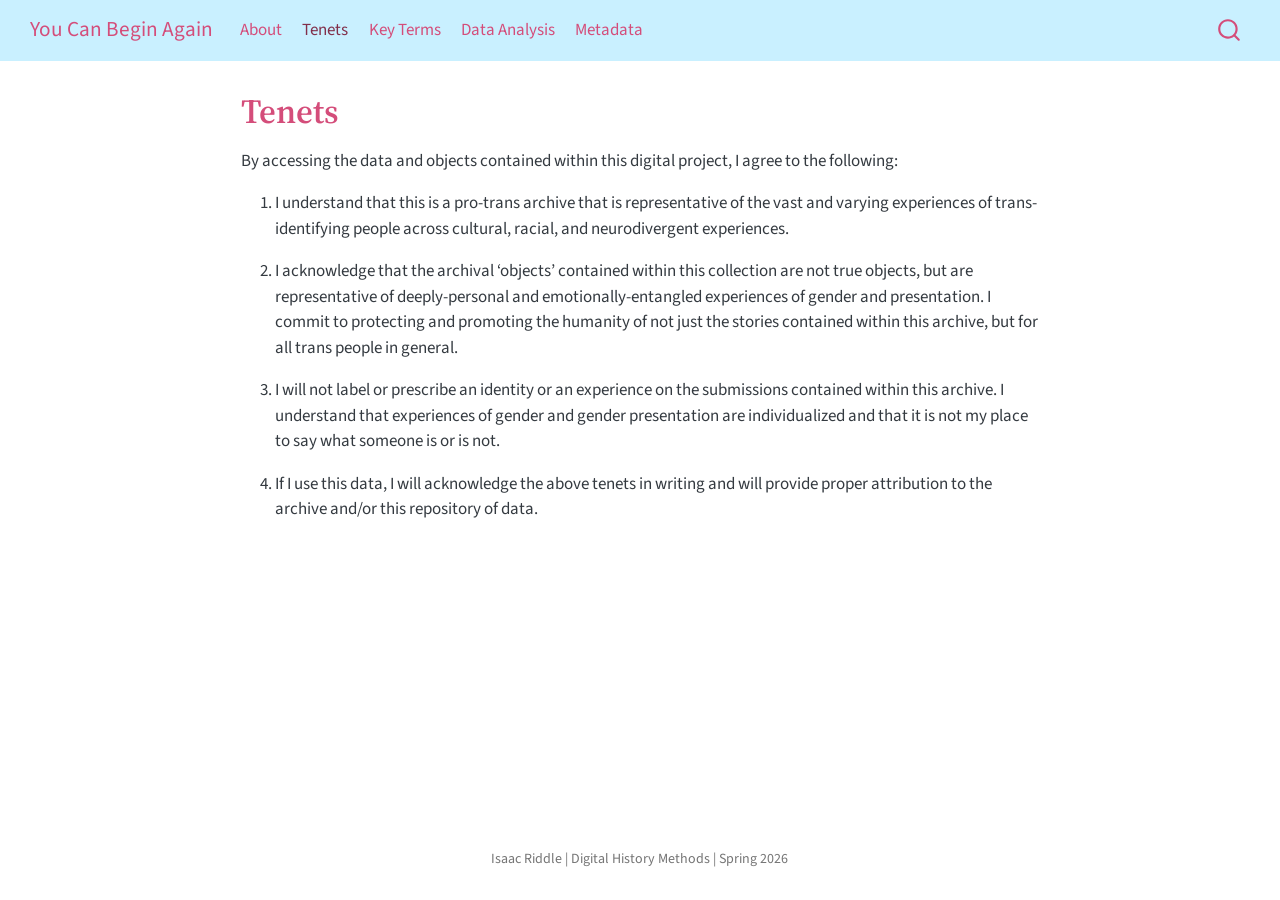
<file: tenets.html>
<!DOCTYPE html>
<html xmlns="http://www.w3.org/1999/xhtml" lang="en" xml:lang="en"><head>

<meta charset="utf-8">
<meta name="generator" content="quarto-1.9.37">

<meta name="viewport" content="width=device-width, initial-scale=1.0, user-scalable=yes">


<title>Tenets – You Can Begin Again</title>
<style>
/* Default styles provided by pandoc.
** See https://pandoc.org/MANUAL.html#variables-for-html for config info.
*/
code{white-space: pre-wrap;}
span.smallcaps{font-variant: small-caps;}
div.columns{display: flex; gap: min(4vw, 1.5em);}
div.column{flex: auto; overflow-x: auto;}
div.hanging-indent{margin-left: 1.5em; text-indent: -1.5em;}
ul.task-list{list-style: none;}
ul.task-list li input[type="checkbox"] {
  width: 0.8em;
  margin: 0 0.8em 0.2em -1em; /* quarto-specific, see https://github.com/quarto-dev/quarto-cli/issues/4556 */ 
  vertical-align: middle;
}
</style>


<script src="site_libs/quarto-nav/quarto-nav.js"></script>
<script src="site_libs/quarto-nav/headroom.min.js"></script>
<script src="site_libs/clipboard/clipboard.min.js"></script>
<script src="site_libs/quarto-search/autocomplete.umd.js"></script>
<script src="site_libs/quarto-search/fuse.min.js"></script>
<script src="site_libs/quarto-search/quarto-search.js"></script>
<meta name="quarto:offset" content="./">
<script src="site_libs/quarto-html/quarto.js" type="module"></script>
<script src="site_libs/quarto-html/tabsets/tabsets.js" type="module"></script>
<script src="site_libs/quarto-html/popper.min.js"></script>
<script src="site_libs/quarto-html/tippy.umd.min.js"></script>
<script src="site_libs/quarto-html/anchor.min.js"></script>
<link href="site_libs/quarto-html/tippy.css" rel="stylesheet">
<link href="site_libs/quarto-html/quarto-syntax-highlighting-7f8f88aac4f3542376d5c11b86a4c14d.css" rel="stylesheet" id="quarto-text-highlighting-styles">
<script src="site_libs/bootstrap/bootstrap.min.js"></script>
<link href="site_libs/bootstrap/bootstrap-icons.css" rel="stylesheet">
<link href="site_libs/bootstrap/bootstrap-a1b686ef33f78459eae80886baf5259c.min.css" rel="stylesheet" append-hash="true" id="quarto-bootstrap" data-mode="light">
<script id="quarto-search-options" type="application/json">{
  "location": "navbar",
  "copy-button": false,
  "collapse-after": 3,
  "panel-placement": "end",
  "type": "overlay",
  "limit": 50,
  "keyboard-shortcut": [
    "f",
    "/",
    "s"
  ],
  "show-item-context": false,
  "language": {
    "search-no-results-text": "No results",
    "search-matching-documents-text": "matching documents",
    "search-copy-link-title": "Copy link to search",
    "search-hide-matches-text": "Hide additional matches",
    "search-more-match-text": "more match in this document",
    "search-more-matches-text": "more matches in this document",
    "search-clear-button-title": "Clear",
    "search-text-placeholder": "",
    "search-detached-cancel-button-title": "Cancel",
    "search-submit-button-title": "Submit",
    "search-label": "Search"
  }
}</script>


</head>

<body class="nav-fixed fullcontent quarto-light">

<div id="quarto-search-results"></div>
  <header id="quarto-header" class="headroom fixed-top">
    <nav class="navbar navbar-expand-lg " data-bs-theme="dark">
      <div class="navbar-container container-fluid">
      <div class="navbar-brand-container mx-auto">
    <a class="navbar-brand" href="./index.html">
    <span class="navbar-title">You Can Begin Again</span>
    </a>
  </div>
            <div id="quarto-search" class="" title="Search"></div>
          <button class="navbar-toggler" type="button" data-bs-toggle="collapse" data-bs-target="#navbarCollapse" aria-controls="navbarCollapse" role="menu" aria-expanded="false" aria-label="Toggle navigation" onclick="if (window.quartoToggleHeadroom) { window.quartoToggleHeadroom(); }">
  <span class="navbar-toggler-icon"></span>
</button>
          <div class="collapse navbar-collapse" id="navbarCollapse">
            <ul class="navbar-nav navbar-nav-scroll me-auto">
  <li class="nav-item">
    <a class="nav-link" href="./about.html"> 
<span class="menu-text">About</span></a>
  </li>  
  <li class="nav-item">
    <a class="nav-link active" href="./tenets.html" aria-current="page"> 
<span class="menu-text">Tenets</span></a>
  </li>  
  <li class="nav-item">
    <a class="nav-link" href="./terms.html"> 
<span class="menu-text">Key Terms</span></a>
  </li>  
  <li class="nav-item">
    <a class="nav-link" href="./datavisualization.html"> 
<span class="menu-text">Data Analysis</span></a>
  </li>  
  <li class="nav-item">
    <a class="nav-link" href="./metadata.html"> 
<span class="menu-text">Metadata</span></a>
  </li>  
</ul>
          </div> <!-- /navcollapse -->
            <div class="quarto-navbar-tools">
</div>
      </div> <!-- /container-fluid -->
    </nav>
</header>
<!-- content -->
<div id="quarto-content" class="quarto-container page-columns page-rows-contents page-layout-article page-navbar">
<!-- sidebar -->
<!-- margin-sidebar -->
    
<!-- main -->
<main class="content" id="quarto-document-content">

<header id="title-block-header" class="quarto-title-block default">
<div class="quarto-title">
<h1 class="title">Tenets</h1>
</div>



<div class="quarto-title-meta">

    
  
    
  </div>
  


</header>


<p>By accessing the data and objects contained within this digital project, I agree to the following:</p>
<ol type="1">
<li><p>I understand that this is a pro-trans archive that is representative of the vast and varying experiences of trans-identifying people across cultural, racial, and neurodivergent experiences.</p></li>
<li><p>I acknowledge that the archival ‘objects’ contained within this collection are not true objects, but are representative of deeply-personal and emotionally-entangled experiences of gender and presentation. I commit to protecting and promoting the humanity of not just the stories contained within this archive, but for all trans people in general.</p></li>
<li><p>I will not label or prescribe an identity or an experience on the submissions contained within this archive. I understand that experiences of gender and gender presentation are individualized and that it is not my place to say what someone is or is not.</p></li>
<li><p>If I use this data, I will acknowledge the above tenets in writing and will provide proper attribution to the archive and/or this repository of data.</p></li>
</ol>



</main> <!-- /main -->
<script id="quarto-html-after-body" type="application/javascript">
  window.document.addEventListener("DOMContentLoaded", function (event) {
    const icon = "";
    const anchorJS = new window.AnchorJS();
    anchorJS.options = {
      placement: 'right',
      icon: icon
    };
    anchorJS.add('.anchored');
    const isCodeAnnotation = (el) => {
      for (const clz of el.classList) {
        if (clz.startsWith('code-annotation-')) {                     
          return true;
        }
      }
      return false;
    }
    const onCopySuccess = function(e) {
      // button target
      const button = e.trigger;
      // don't keep focus
      button.blur();
      // flash "checked"
      button.classList.add('code-copy-button-checked');
      var currentTitle = button.getAttribute("title");
      button.setAttribute("title", "Copied!");
      let tooltip;
      if (window.bootstrap) {
        button.setAttribute("data-bs-toggle", "tooltip");
        button.setAttribute("data-bs-placement", "left");
        button.setAttribute("data-bs-title", "Copied!");
        tooltip = new bootstrap.Tooltip(button, 
          { trigger: "manual", 
            customClass: "code-copy-button-tooltip",
            offset: [0, -8]});
        tooltip.show();    
      }
      setTimeout(function() {
        if (tooltip) {
          tooltip.hide();
          button.removeAttribute("data-bs-title");
          button.removeAttribute("data-bs-toggle");
          button.removeAttribute("data-bs-placement");
        }
        button.setAttribute("title", currentTitle);
        button.classList.remove('code-copy-button-checked');
      }, 1000);
      // clear code selection
      e.clearSelection();
    }
    const getTextToCopy = function(trigger) {
      const outerScaffold = trigger.parentElement.cloneNode(true);
      const codeEl = outerScaffold.querySelector('code');
      for (const childEl of codeEl.children) {
        if (isCodeAnnotation(childEl)) {
          childEl.remove();
        }
      }
      return codeEl.innerText;
    }
    const clipboard = new window.ClipboardJS('.code-copy-button:not([data-in-quarto-modal])', {
      text: getTextToCopy
    });
    clipboard.on('success', onCopySuccess);
    if (window.document.getElementById('quarto-embedded-source-code-modal')) {
      const clipboardModal = new window.ClipboardJS('.code-copy-button[data-in-quarto-modal]', {
        text: getTextToCopy,
        container: window.document.getElementById('quarto-embedded-source-code-modal')
      });
      clipboardModal.on('success', onCopySuccess);
    }
      var localhostRegex = new RegExp(/^(?:http|https):\/\/localhost\:?[0-9]*\//);
      var mailtoRegex = new RegExp(/^mailto:/);
        var filterRegex = new RegExp("https:\/\/isaaclriddle\.github\.io\/beginagainarchive\/");
      var isInternal = (href) => {
          return filterRegex.test(href) || localhostRegex.test(href) || mailtoRegex.test(href);
      }
      // Inspect non-navigation links and adorn them if external
     var links = window.document.querySelectorAll('a[href]:not(.nav-link):not(.navbar-brand):not(.toc-action):not(.sidebar-link):not(.sidebar-item-toggle):not(.pagination-link):not(.no-external):not([aria-hidden]):not(.dropdown-item):not(.quarto-navigation-tool):not(.about-link)');
      for (var i=0; i<links.length; i++) {
        const link = links[i];
        if (!isInternal(link.href)) {
          // undo the damage that might have been done by quarto-nav.js in the case of
          // links that we want to consider external
          if (link.dataset.originalHref !== undefined) {
            link.href = link.dataset.originalHref;
          }
        }
      }
    function tippyHover(el, contentFn, onTriggerFn, onUntriggerFn) {
      const config = {
        allowHTML: true,
        maxWidth: 500,
        delay: 100,
        arrow: false,
        appendTo: function(el) {
            return el.parentElement;
        },
        interactive: true,
        interactiveBorder: 10,
        theme: 'quarto',
        placement: 'bottom-start',
      };
      if (contentFn) {
        config.content = contentFn;
      }
      if (onTriggerFn) {
        config.onTrigger = onTriggerFn;
      }
      if (onUntriggerFn) {
        config.onUntrigger = onUntriggerFn;
      }
      window.tippy(el, config); 
    }
    const noterefs = window.document.querySelectorAll('a[role="doc-noteref"]');
    for (var i=0; i<noterefs.length; i++) {
      const ref = noterefs[i];
      tippyHover(ref, function() {
        // use id or data attribute instead here
        let href = ref.getAttribute('data-footnote-href') || ref.getAttribute('href');
        try { href = new URL(href).hash; } catch {}
        const id = href.replace(/^#\/?/, "");
        const note = window.document.getElementById(id);
        if (note) {
          return note.innerHTML;
        } else {
          return "";
        }
      });
    }
    const xrefs = window.document.querySelectorAll('a.quarto-xref');
    const processXRef = (id, note) => {
      // Strip column container classes
      const stripColumnClz = (el) => {
        el.classList.remove("page-full", "page-columns");
        if (el.children) {
          for (const child of el.children) {
            stripColumnClz(child);
          }
        }
      }
      stripColumnClz(note)
      if (id === null || id.startsWith('sec-')) {
        // Special case sections, only their first couple elements
        const container = document.createElement("div");
        if (note.children && note.children.length > 2) {
          container.appendChild(note.children[0].cloneNode(true));
          for (let i = 1; i < note.children.length; i++) {
            const child = note.children[i];
            if (child.tagName === "P" && child.innerText === "") {
              continue;
            } else {
              container.appendChild(child.cloneNode(true));
              break;
            }
          }
          if (window.Quarto?.typesetMath) {
            window.Quarto.typesetMath(container);
          }
          return container.innerHTML
        } else {
          if (window.Quarto?.typesetMath) {
            window.Quarto.typesetMath(note);
          }
          return note.innerHTML;
        }
      } else {
        // Remove any anchor links if they are present
        const anchorLink = note.querySelector('a.anchorjs-link');
        if (anchorLink) {
          anchorLink.remove();
        }
        if (window.Quarto?.typesetMath) {
          window.Quarto.typesetMath(note);
        }
        if (note.classList.contains("callout")) {
          return note.outerHTML;
        } else {
          return note.innerHTML;
        }
      }
    }
    for (var i=0; i<xrefs.length; i++) {
      const xref = xrefs[i];
      tippyHover(xref, undefined, function(instance) {
        instance.disable();
        let url = xref.getAttribute('href');
        let hash = undefined; 
        if (url.startsWith('#')) {
          hash = url;
        } else {
          try { hash = new URL(url).hash; } catch {}
        }
        if (hash) {
          const id = hash.replace(/^#\/?/, "");
          const note = window.document.getElementById(id);
          if (note !== null) {
            try {
              const html = processXRef(id, note.cloneNode(true));
              instance.setContent(html);
            } finally {
              instance.enable();
              instance.show();
            }
          } else {
            // See if we can fetch this
            fetch(url.split('#')[0])
            .then(res => res.text())
            .then(html => {
              const parser = new DOMParser();
              const htmlDoc = parser.parseFromString(html, "text/html");
              const note = htmlDoc.getElementById(id);
              if (note !== null) {
                const html = processXRef(id, note);
                instance.setContent(html);
              } 
            }).finally(() => {
              instance.enable();
              instance.show();
            });
          }
        } else {
          // See if we can fetch a full url (with no hash to target)
          // This is a special case and we should probably do some content thinning / targeting
          fetch(url)
          .then(res => res.text())
          .then(html => {
            const parser = new DOMParser();
            const htmlDoc = parser.parseFromString(html, "text/html");
            const note = htmlDoc.querySelector('main.content');
            if (note !== null) {
              // This should only happen for chapter cross references
              // (since there is no id in the URL)
              // remove the first header
              if (note.children.length > 0 && note.children[0].tagName === "HEADER") {
                note.children[0].remove();
              }
              const html = processXRef(null, note);
              instance.setContent(html);
            } 
          }).finally(() => {
            instance.enable();
            instance.show();
          });
        }
      }, function(instance) {
      });
    }
        let selectedAnnoteEl;
        const selectorForAnnotation = ( cell, annotation) => {
          let cellAttr = 'data-code-cell="' + cell + '"';
          let lineAttr = 'data-code-annotation="' +  annotation + '"';
          const selector = 'span[' + cellAttr + '][' + lineAttr + ']';
          return selector;
        }
        const selectCodeLines = (annoteEl) => {
          const doc = window.document;
          const targetCell = annoteEl.getAttribute("data-target-cell");
          const targetAnnotation = annoteEl.getAttribute("data-target-annotation");
          const annoteSpan = window.document.querySelector(selectorForAnnotation(targetCell, targetAnnotation));
          const lines = annoteSpan.getAttribute("data-code-lines").split(",");
          const lineIds = lines.map((line) => {
            return targetCell + "-" + line;
          })
          let top = null;
          let height = null;
          let parent = null;
          if (lineIds.length > 0) {
              //compute the position of the single el (top and bottom and make a div)
              const el = window.document.getElementById(lineIds[0]);
              top = el.offsetTop;
              height = el.offsetHeight;
              parent = el.parentElement.parentElement;
            if (lineIds.length > 1) {
              const lastEl = window.document.getElementById(lineIds[lineIds.length - 1]);
              const bottom = lastEl.offsetTop + lastEl.offsetHeight;
              height = bottom - top;
            }
            if (top !== null && height !== null && parent !== null) {
              // cook up a div (if necessary) and position it 
              let div = window.document.getElementById("code-annotation-line-highlight");
              if (div === null) {
                div = window.document.createElement("div");
                div.setAttribute("id", "code-annotation-line-highlight");
                div.style.position = 'absolute';
                parent.appendChild(div);
              }
              div.style.top = top - 2 + "px";
              div.style.height = height + 4 + "px";
              div.style.left = 0;
              let gutterDiv = window.document.getElementById("code-annotation-line-highlight-gutter");
              if (gutterDiv === null) {
                gutterDiv = window.document.createElement("div");
                gutterDiv.setAttribute("id", "code-annotation-line-highlight-gutter");
                gutterDiv.style.position = 'absolute';
                const codeCell = window.document.getElementById(targetCell);
                const gutter = codeCell.querySelector('.code-annotation-gutter');
                gutter.appendChild(gutterDiv);
              }
              gutterDiv.style.top = top - 2 + "px";
              gutterDiv.style.height = height + 4 + "px";
            }
            selectedAnnoteEl = annoteEl;
          }
        };
        const unselectCodeLines = () => {
          const elementsIds = ["code-annotation-line-highlight", "code-annotation-line-highlight-gutter"];
          elementsIds.forEach((elId) => {
            const div = window.document.getElementById(elId);
            if (div) {
              div.remove();
            }
          });
          selectedAnnoteEl = undefined;
        };
          // Handle positioning of the toggle
      window.addEventListener(
        "resize",
        throttle(() => {
          elRect = undefined;
          if (selectedAnnoteEl) {
            selectCodeLines(selectedAnnoteEl);
          }
        }, 10)
      );
      function throttle(fn, ms) {
      let throttle = false;
      let timer;
        return (...args) => {
          if(!throttle) { // first call gets through
              fn.apply(this, args);
              throttle = true;
          } else { // all the others get throttled
              if(timer) clearTimeout(timer); // cancel #2
              timer = setTimeout(() => {
                fn.apply(this, args);
                timer = throttle = false;
              }, ms);
          }
        };
      }
        // Attach click handler to the DT
        const annoteDls = window.document.querySelectorAll('dt[data-target-cell]');
        for (const annoteDlNode of annoteDls) {
          annoteDlNode.addEventListener('click', (event) => {
            const clickedEl = event.target;
            if (clickedEl !== selectedAnnoteEl) {
              unselectCodeLines();
              const activeEl = window.document.querySelector('dt[data-target-cell].code-annotation-active');
              if (activeEl) {
                activeEl.classList.remove('code-annotation-active');
              }
              selectCodeLines(clickedEl);
              clickedEl.classList.add('code-annotation-active');
            } else {
              // Unselect the line
              unselectCodeLines();
              clickedEl.classList.remove('code-annotation-active');
            }
          });
        }
    const findCites = (el) => {
      const parentEl = el.parentElement;
      if (parentEl) {
        const cites = parentEl.dataset.cites;
        if (cites) {
          return {
            el,
            cites: cites.split(' ')
          };
        } else {
          return findCites(el.parentElement)
        }
      } else {
        return undefined;
      }
    };
    var bibliorefs = window.document.querySelectorAll('a[role="doc-biblioref"]');
    for (var i=0; i<bibliorefs.length; i++) {
      const ref = bibliorefs[i];
      const citeInfo = findCites(ref);
      if (citeInfo) {
        tippyHover(citeInfo.el, function() {
          var popup = window.document.createElement('div');
          citeInfo.cites.forEach(function(cite) {
            var citeDiv = window.document.createElement('div');
            citeDiv.classList.add('hanging-indent');
            citeDiv.classList.add('csl-entry');
            var biblioDiv = window.document.getElementById('ref-' + cite);
            if (biblioDiv) {
              citeDiv.innerHTML = biblioDiv.innerHTML;
            }
            popup.appendChild(citeDiv);
          });
          return popup.innerHTML;
        });
      }
    }
  });
  </script>
</div> <!-- /content -->
<footer class="footer">
  <div class="nav-footer">
    <div class="nav-footer-left">
      &nbsp;
    </div>   
    <div class="nav-footer-center">
<p>Isaac Riddle | Digital History Methods | Spring 2026</p>
</div>
    <div class="nav-footer-right">
      &nbsp;
    </div>
  </div>
</footer>




</body></html>
</file>
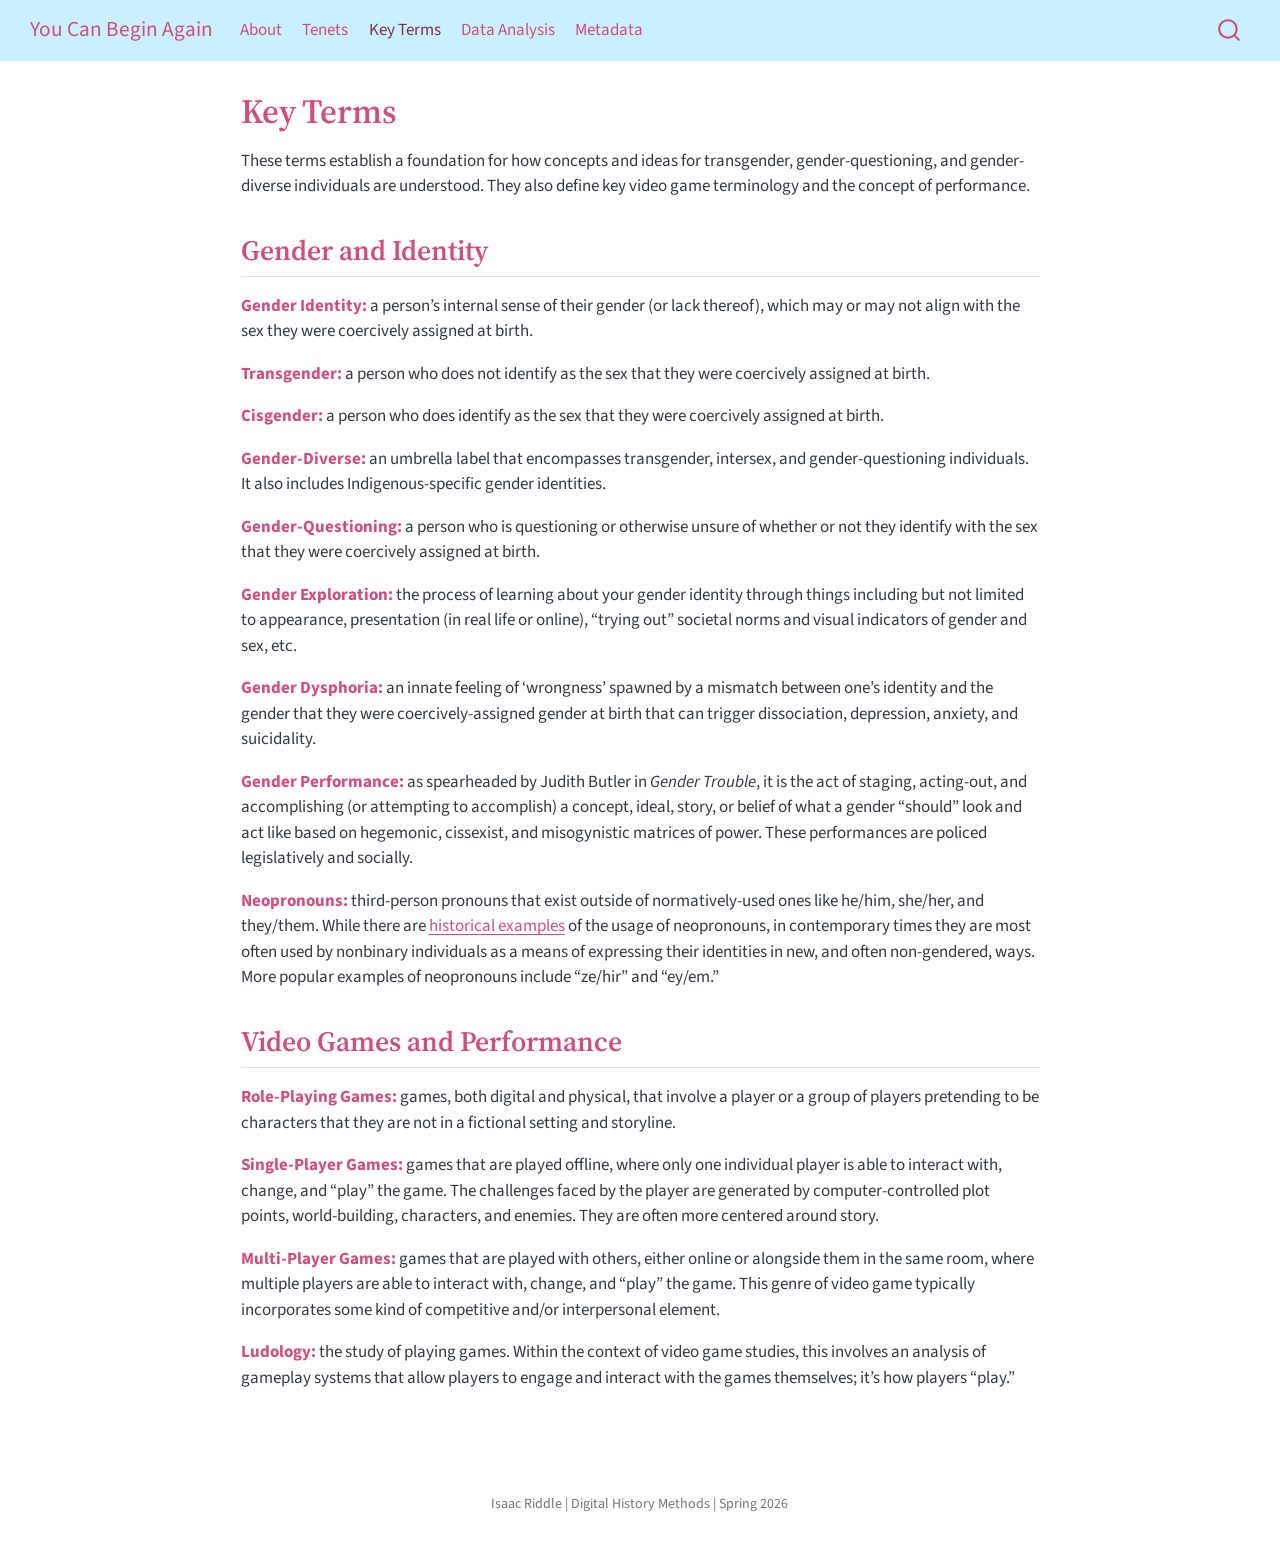
<file: terms.html>
<!DOCTYPE html>
<html xmlns="http://www.w3.org/1999/xhtml" lang="en" xml:lang="en"><head>

<meta charset="utf-8">
<meta name="generator" content="quarto-1.9.37">

<meta name="viewport" content="width=device-width, initial-scale=1.0, user-scalable=yes">


<title>Key Terms – You Can Begin Again</title>
<style>
/* Default styles provided by pandoc.
** See https://pandoc.org/MANUAL.html#variables-for-html for config info.
*/
code{white-space: pre-wrap;}
span.smallcaps{font-variant: small-caps;}
div.columns{display: flex; gap: min(4vw, 1.5em);}
div.column{flex: auto; overflow-x: auto;}
div.hanging-indent{margin-left: 1.5em; text-indent: -1.5em;}
ul.task-list{list-style: none;}
ul.task-list li input[type="checkbox"] {
  width: 0.8em;
  margin: 0 0.8em 0.2em -1em; /* quarto-specific, see https://github.com/quarto-dev/quarto-cli/issues/4556 */ 
  vertical-align: middle;
}
</style>


<script src="site_libs/quarto-nav/quarto-nav.js"></script>
<script src="site_libs/quarto-nav/headroom.min.js"></script>
<script src="site_libs/clipboard/clipboard.min.js"></script>
<script src="site_libs/quarto-search/autocomplete.umd.js"></script>
<script src="site_libs/quarto-search/fuse.min.js"></script>
<script src="site_libs/quarto-search/quarto-search.js"></script>
<meta name="quarto:offset" content="./">
<script src="site_libs/quarto-html/quarto.js" type="module"></script>
<script src="site_libs/quarto-html/tabsets/tabsets.js" type="module"></script>
<script src="site_libs/quarto-html/popper.min.js"></script>
<script src="site_libs/quarto-html/tippy.umd.min.js"></script>
<script src="site_libs/quarto-html/anchor.min.js"></script>
<link href="site_libs/quarto-html/tippy.css" rel="stylesheet">
<link href="site_libs/quarto-html/quarto-syntax-highlighting-7f8f88aac4f3542376d5c11b86a4c14d.css" rel="stylesheet" id="quarto-text-highlighting-styles">
<script src="site_libs/bootstrap/bootstrap.min.js"></script>
<link href="site_libs/bootstrap/bootstrap-icons.css" rel="stylesheet">
<link href="site_libs/bootstrap/bootstrap-a1b686ef33f78459eae80886baf5259c.min.css" rel="stylesheet" append-hash="true" id="quarto-bootstrap" data-mode="light">
<script id="quarto-search-options" type="application/json">{
  "location": "navbar",
  "copy-button": false,
  "collapse-after": 3,
  "panel-placement": "end",
  "type": "overlay",
  "limit": 50,
  "keyboard-shortcut": [
    "f",
    "/",
    "s"
  ],
  "show-item-context": false,
  "language": {
    "search-no-results-text": "No results",
    "search-matching-documents-text": "matching documents",
    "search-copy-link-title": "Copy link to search",
    "search-hide-matches-text": "Hide additional matches",
    "search-more-match-text": "more match in this document",
    "search-more-matches-text": "more matches in this document",
    "search-clear-button-title": "Clear",
    "search-text-placeholder": "",
    "search-detached-cancel-button-title": "Cancel",
    "search-submit-button-title": "Submit",
    "search-label": "Search"
  }
}</script>


</head>

<body class="nav-fixed fullcontent quarto-light">

<div id="quarto-search-results"></div>
  <header id="quarto-header" class="headroom fixed-top">
    <nav class="navbar navbar-expand-lg " data-bs-theme="dark">
      <div class="navbar-container container-fluid">
      <div class="navbar-brand-container mx-auto">
    <a class="navbar-brand" href="./index.html">
    <span class="navbar-title">You Can Begin Again</span>
    </a>
  </div>
            <div id="quarto-search" class="" title="Search"></div>
          <button class="navbar-toggler" type="button" data-bs-toggle="collapse" data-bs-target="#navbarCollapse" aria-controls="navbarCollapse" role="menu" aria-expanded="false" aria-label="Toggle navigation" onclick="if (window.quartoToggleHeadroom) { window.quartoToggleHeadroom(); }">
  <span class="navbar-toggler-icon"></span>
</button>
          <div class="collapse navbar-collapse" id="navbarCollapse">
            <ul class="navbar-nav navbar-nav-scroll me-auto">
  <li class="nav-item">
    <a class="nav-link" href="./about.html"> 
<span class="menu-text">About</span></a>
  </li>  
  <li class="nav-item">
    <a class="nav-link" href="./tenets.html"> 
<span class="menu-text">Tenets</span></a>
  </li>  
  <li class="nav-item">
    <a class="nav-link active" href="./terms.html" aria-current="page"> 
<span class="menu-text">Key Terms</span></a>
  </li>  
  <li class="nav-item">
    <a class="nav-link" href="./datavisualization.html"> 
<span class="menu-text">Data Analysis</span></a>
  </li>  
  <li class="nav-item">
    <a class="nav-link" href="./metadata.html"> 
<span class="menu-text">Metadata</span></a>
  </li>  
</ul>
          </div> <!-- /navcollapse -->
            <div class="quarto-navbar-tools">
</div>
      </div> <!-- /container-fluid -->
    </nav>
</header>
<!-- content -->
<div id="quarto-content" class="quarto-container page-columns page-rows-contents page-layout-article page-navbar">
<!-- sidebar -->
<!-- margin-sidebar -->
    
<!-- main -->
<main class="content" id="quarto-document-content">

<header id="title-block-header" class="quarto-title-block default">
<div class="quarto-title">
<h1 class="title">Key Terms</h1>
</div>



<div class="quarto-title-meta">

    
  
    
  </div>
  


</header>


<p>These terms establish a foundation for how concepts and ideas for transgender, gender-questioning, and gender-diverse individuals are understood. They also define key video game terminology and the concept of performance.</p>
<section id="gender-and-identity" class="level2">
<h2 class="anchored" data-anchor-id="gender-and-identity">Gender and Identity</h2>
<p><span style="color: #d44d7a;"><strong>Gender Identity:</strong></span> a person’s internal sense of their gender (or lack thereof), which may or may not align with the sex they were coercively assigned at birth.</p>
<p><span style="color: #d44d7a;"><strong>Transgender:</strong></span> a person who does not identify as the sex that they were coercively assigned at birth.</p>
<p><span style="color: #d44d7a;"><strong>Cisgender:</strong></span> a person who does identify as the sex that they were coercively assigned at birth.</p>
<p><span style="color: #d44d7a;"><strong>Gender-Diverse:</strong></span> an umbrella label that encompasses transgender, intersex, and gender-questioning individuals. It also includes Indigenous-specific gender identities.</p>
<p><span style="color: #d44d7a;"><strong>Gender-Questioning:</strong></span> a person who is questioning or otherwise unsure of whether or not they identify with the sex that they were coercively assigned at birth.</p>
<p><span style="color: #d44d7a;"><strong>Gender Exploration:</strong></span> the process of learning about your gender identity through things including but not limited to appearance, presentation (in real life or online), “trying out” societal norms and visual indicators of gender and sex, etc.</p>
<p><span style="color: #d44d7a;"><strong>Gender Dysphoria:</strong></span> an innate feeling of ‘wrongness’ spawned by a mismatch between one’s identity and the gender that they were coercively-assigned gender at birth that can trigger dissociation, depression, anxiety, and suicidality.</p>
<p><span style="color: #d44d7a;"><strong>Gender Performance:</strong></span> as spearheaded by Judith Butler in <em>Gender Trouble</em>, it is the act of staging, acting-out, and accomplishing (or attempting to accomplish) a concept, ideal, story, or belief of what a gender “should” look and act like based on hegemonic, cissexist, and misogynistic matrices of power. These performances are policed legislatively and socially.</p>
<p><span style="color: #d44d7a;"><strong>Neopronouns:</strong></span> third-person pronouns that exist outside of normatively-used ones like he/him, she/her, and they/them. While there are <a href="https://mermaidsuk.org.uk/news/neopronouns-101/">historical examples</a> of the usage of neopronouns, in contemporary times they are most often used by nonbinary individuals as a means of expressing their identities in new, and often non-gendered, ways. More popular examples of neopronouns include “ze/hir” and “ey/em.”</p>
</section>
<section id="video-games-and-performance" class="level2">
<h2 class="anchored" data-anchor-id="video-games-and-performance">Video Games and Performance</h2>
<p><span style="color: #d44d7a;"><strong>Role-Playing Games:</strong></span> games, both digital and physical, that involve a player or a group of players pretending to be characters that they are not in a fictional setting and storyline.</p>
<p><span style="color: #d44d7a;"><strong>Single-Player Games:</strong></span> games that are played offline, where only one individual player is able to interact with, change, and “play” the game. The challenges faced by the player are generated by computer-controlled plot points, world-building, characters, and enemies. They are often more centered around story.</p>
<p><span style="color: #d44d7a;"><strong>Multi-Player Games:</strong></span> games that are played with others, either online or alongside them in the same room, where multiple players are able to interact with, change, and “play” the game. This genre of video game typically incorporates some kind of competitive and/or interpersonal element.</p>
<p><span style="color: #d44d7a;"><strong>Ludology:</strong></span> the study of playing games. Within the context of video game studies, this involves an analysis of gameplay systems that allow players to engage and interact with the games themselves; it’s how players “play.”</p>


</section>

</main> <!-- /main -->
<script id="quarto-html-after-body" type="application/javascript">
  window.document.addEventListener("DOMContentLoaded", function (event) {
    const icon = "";
    const anchorJS = new window.AnchorJS();
    anchorJS.options = {
      placement: 'right',
      icon: icon
    };
    anchorJS.add('.anchored');
    const isCodeAnnotation = (el) => {
      for (const clz of el.classList) {
        if (clz.startsWith('code-annotation-')) {                     
          return true;
        }
      }
      return false;
    }
    const onCopySuccess = function(e) {
      // button target
      const button = e.trigger;
      // don't keep focus
      button.blur();
      // flash "checked"
      button.classList.add('code-copy-button-checked');
      var currentTitle = button.getAttribute("title");
      button.setAttribute("title", "Copied!");
      let tooltip;
      if (window.bootstrap) {
        button.setAttribute("data-bs-toggle", "tooltip");
        button.setAttribute("data-bs-placement", "left");
        button.setAttribute("data-bs-title", "Copied!");
        tooltip = new bootstrap.Tooltip(button, 
          { trigger: "manual", 
            customClass: "code-copy-button-tooltip",
            offset: [0, -8]});
        tooltip.show();    
      }
      setTimeout(function() {
        if (tooltip) {
          tooltip.hide();
          button.removeAttribute("data-bs-title");
          button.removeAttribute("data-bs-toggle");
          button.removeAttribute("data-bs-placement");
        }
        button.setAttribute("title", currentTitle);
        button.classList.remove('code-copy-button-checked');
      }, 1000);
      // clear code selection
      e.clearSelection();
    }
    const getTextToCopy = function(trigger) {
      const outerScaffold = trigger.parentElement.cloneNode(true);
      const codeEl = outerScaffold.querySelector('code');
      for (const childEl of codeEl.children) {
        if (isCodeAnnotation(childEl)) {
          childEl.remove();
        }
      }
      return codeEl.innerText;
    }
    const clipboard = new window.ClipboardJS('.code-copy-button:not([data-in-quarto-modal])', {
      text: getTextToCopy
    });
    clipboard.on('success', onCopySuccess);
    if (window.document.getElementById('quarto-embedded-source-code-modal')) {
      const clipboardModal = new window.ClipboardJS('.code-copy-button[data-in-quarto-modal]', {
        text: getTextToCopy,
        container: window.document.getElementById('quarto-embedded-source-code-modal')
      });
      clipboardModal.on('success', onCopySuccess);
    }
      var localhostRegex = new RegExp(/^(?:http|https):\/\/localhost\:?[0-9]*\//);
      var mailtoRegex = new RegExp(/^mailto:/);
        var filterRegex = new RegExp("https:\/\/isaaclriddle\.github\.io\/beginagainarchive\/");
      var isInternal = (href) => {
          return filterRegex.test(href) || localhostRegex.test(href) || mailtoRegex.test(href);
      }
      // Inspect non-navigation links and adorn them if external
     var links = window.document.querySelectorAll('a[href]:not(.nav-link):not(.navbar-brand):not(.toc-action):not(.sidebar-link):not(.sidebar-item-toggle):not(.pagination-link):not(.no-external):not([aria-hidden]):not(.dropdown-item):not(.quarto-navigation-tool):not(.about-link)');
      for (var i=0; i<links.length; i++) {
        const link = links[i];
        if (!isInternal(link.href)) {
          // undo the damage that might have been done by quarto-nav.js in the case of
          // links that we want to consider external
          if (link.dataset.originalHref !== undefined) {
            link.href = link.dataset.originalHref;
          }
        }
      }
    function tippyHover(el, contentFn, onTriggerFn, onUntriggerFn) {
      const config = {
        allowHTML: true,
        maxWidth: 500,
        delay: 100,
        arrow: false,
        appendTo: function(el) {
            return el.parentElement;
        },
        interactive: true,
        interactiveBorder: 10,
        theme: 'quarto',
        placement: 'bottom-start',
      };
      if (contentFn) {
        config.content = contentFn;
      }
      if (onTriggerFn) {
        config.onTrigger = onTriggerFn;
      }
      if (onUntriggerFn) {
        config.onUntrigger = onUntriggerFn;
      }
      window.tippy(el, config); 
    }
    const noterefs = window.document.querySelectorAll('a[role="doc-noteref"]');
    for (var i=0; i<noterefs.length; i++) {
      const ref = noterefs[i];
      tippyHover(ref, function() {
        // use id or data attribute instead here
        let href = ref.getAttribute('data-footnote-href') || ref.getAttribute('href');
        try { href = new URL(href).hash; } catch {}
        const id = href.replace(/^#\/?/, "");
        const note = window.document.getElementById(id);
        if (note) {
          return note.innerHTML;
        } else {
          return "";
        }
      });
    }
    const xrefs = window.document.querySelectorAll('a.quarto-xref');
    const processXRef = (id, note) => {
      // Strip column container classes
      const stripColumnClz = (el) => {
        el.classList.remove("page-full", "page-columns");
        if (el.children) {
          for (const child of el.children) {
            stripColumnClz(child);
          }
        }
      }
      stripColumnClz(note)
      if (id === null || id.startsWith('sec-')) {
        // Special case sections, only their first couple elements
        const container = document.createElement("div");
        if (note.children && note.children.length > 2) {
          container.appendChild(note.children[0].cloneNode(true));
          for (let i = 1; i < note.children.length; i++) {
            const child = note.children[i];
            if (child.tagName === "P" && child.innerText === "") {
              continue;
            } else {
              container.appendChild(child.cloneNode(true));
              break;
            }
          }
          if (window.Quarto?.typesetMath) {
            window.Quarto.typesetMath(container);
          }
          return container.innerHTML
        } else {
          if (window.Quarto?.typesetMath) {
            window.Quarto.typesetMath(note);
          }
          return note.innerHTML;
        }
      } else {
        // Remove any anchor links if they are present
        const anchorLink = note.querySelector('a.anchorjs-link');
        if (anchorLink) {
          anchorLink.remove();
        }
        if (window.Quarto?.typesetMath) {
          window.Quarto.typesetMath(note);
        }
        if (note.classList.contains("callout")) {
          return note.outerHTML;
        } else {
          return note.innerHTML;
        }
      }
    }
    for (var i=0; i<xrefs.length; i++) {
      const xref = xrefs[i];
      tippyHover(xref, undefined, function(instance) {
        instance.disable();
        let url = xref.getAttribute('href');
        let hash = undefined; 
        if (url.startsWith('#')) {
          hash = url;
        } else {
          try { hash = new URL(url).hash; } catch {}
        }
        if (hash) {
          const id = hash.replace(/^#\/?/, "");
          const note = window.document.getElementById(id);
          if (note !== null) {
            try {
              const html = processXRef(id, note.cloneNode(true));
              instance.setContent(html);
            } finally {
              instance.enable();
              instance.show();
            }
          } else {
            // See if we can fetch this
            fetch(url.split('#')[0])
            .then(res => res.text())
            .then(html => {
              const parser = new DOMParser();
              const htmlDoc = parser.parseFromString(html, "text/html");
              const note = htmlDoc.getElementById(id);
              if (note !== null) {
                const html = processXRef(id, note);
                instance.setContent(html);
              } 
            }).finally(() => {
              instance.enable();
              instance.show();
            });
          }
        } else {
          // See if we can fetch a full url (with no hash to target)
          // This is a special case and we should probably do some content thinning / targeting
          fetch(url)
          .then(res => res.text())
          .then(html => {
            const parser = new DOMParser();
            const htmlDoc = parser.parseFromString(html, "text/html");
            const note = htmlDoc.querySelector('main.content');
            if (note !== null) {
              // This should only happen for chapter cross references
              // (since there is no id in the URL)
              // remove the first header
              if (note.children.length > 0 && note.children[0].tagName === "HEADER") {
                note.children[0].remove();
              }
              const html = processXRef(null, note);
              instance.setContent(html);
            } 
          }).finally(() => {
            instance.enable();
            instance.show();
          });
        }
      }, function(instance) {
      });
    }
        let selectedAnnoteEl;
        const selectorForAnnotation = ( cell, annotation) => {
          let cellAttr = 'data-code-cell="' + cell + '"';
          let lineAttr = 'data-code-annotation="' +  annotation + '"';
          const selector = 'span[' + cellAttr + '][' + lineAttr + ']';
          return selector;
        }
        const selectCodeLines = (annoteEl) => {
          const doc = window.document;
          const targetCell = annoteEl.getAttribute("data-target-cell");
          const targetAnnotation = annoteEl.getAttribute("data-target-annotation");
          const annoteSpan = window.document.querySelector(selectorForAnnotation(targetCell, targetAnnotation));
          const lines = annoteSpan.getAttribute("data-code-lines").split(",");
          const lineIds = lines.map((line) => {
            return targetCell + "-" + line;
          })
          let top = null;
          let height = null;
          let parent = null;
          if (lineIds.length > 0) {
              //compute the position of the single el (top and bottom and make a div)
              const el = window.document.getElementById(lineIds[0]);
              top = el.offsetTop;
              height = el.offsetHeight;
              parent = el.parentElement.parentElement;
            if (lineIds.length > 1) {
              const lastEl = window.document.getElementById(lineIds[lineIds.length - 1]);
              const bottom = lastEl.offsetTop + lastEl.offsetHeight;
              height = bottom - top;
            }
            if (top !== null && height !== null && parent !== null) {
              // cook up a div (if necessary) and position it 
              let div = window.document.getElementById("code-annotation-line-highlight");
              if (div === null) {
                div = window.document.createElement("div");
                div.setAttribute("id", "code-annotation-line-highlight");
                div.style.position = 'absolute';
                parent.appendChild(div);
              }
              div.style.top = top - 2 + "px";
              div.style.height = height + 4 + "px";
              div.style.left = 0;
              let gutterDiv = window.document.getElementById("code-annotation-line-highlight-gutter");
              if (gutterDiv === null) {
                gutterDiv = window.document.createElement("div");
                gutterDiv.setAttribute("id", "code-annotation-line-highlight-gutter");
                gutterDiv.style.position = 'absolute';
                const codeCell = window.document.getElementById(targetCell);
                const gutter = codeCell.querySelector('.code-annotation-gutter');
                gutter.appendChild(gutterDiv);
              }
              gutterDiv.style.top = top - 2 + "px";
              gutterDiv.style.height = height + 4 + "px";
            }
            selectedAnnoteEl = annoteEl;
          }
        };
        const unselectCodeLines = () => {
          const elementsIds = ["code-annotation-line-highlight", "code-annotation-line-highlight-gutter"];
          elementsIds.forEach((elId) => {
            const div = window.document.getElementById(elId);
            if (div) {
              div.remove();
            }
          });
          selectedAnnoteEl = undefined;
        };
          // Handle positioning of the toggle
      window.addEventListener(
        "resize",
        throttle(() => {
          elRect = undefined;
          if (selectedAnnoteEl) {
            selectCodeLines(selectedAnnoteEl);
          }
        }, 10)
      );
      function throttle(fn, ms) {
      let throttle = false;
      let timer;
        return (...args) => {
          if(!throttle) { // first call gets through
              fn.apply(this, args);
              throttle = true;
          } else { // all the others get throttled
              if(timer) clearTimeout(timer); // cancel #2
              timer = setTimeout(() => {
                fn.apply(this, args);
                timer = throttle = false;
              }, ms);
          }
        };
      }
        // Attach click handler to the DT
        const annoteDls = window.document.querySelectorAll('dt[data-target-cell]');
        for (const annoteDlNode of annoteDls) {
          annoteDlNode.addEventListener('click', (event) => {
            const clickedEl = event.target;
            if (clickedEl !== selectedAnnoteEl) {
              unselectCodeLines();
              const activeEl = window.document.querySelector('dt[data-target-cell].code-annotation-active');
              if (activeEl) {
                activeEl.classList.remove('code-annotation-active');
              }
              selectCodeLines(clickedEl);
              clickedEl.classList.add('code-annotation-active');
            } else {
              // Unselect the line
              unselectCodeLines();
              clickedEl.classList.remove('code-annotation-active');
            }
          });
        }
    const findCites = (el) => {
      const parentEl = el.parentElement;
      if (parentEl) {
        const cites = parentEl.dataset.cites;
        if (cites) {
          return {
            el,
            cites: cites.split(' ')
          };
        } else {
          return findCites(el.parentElement)
        }
      } else {
        return undefined;
      }
    };
    var bibliorefs = window.document.querySelectorAll('a[role="doc-biblioref"]');
    for (var i=0; i<bibliorefs.length; i++) {
      const ref = bibliorefs[i];
      const citeInfo = findCites(ref);
      if (citeInfo) {
        tippyHover(citeInfo.el, function() {
          var popup = window.document.createElement('div');
          citeInfo.cites.forEach(function(cite) {
            var citeDiv = window.document.createElement('div');
            citeDiv.classList.add('hanging-indent');
            citeDiv.classList.add('csl-entry');
            var biblioDiv = window.document.getElementById('ref-' + cite);
            if (biblioDiv) {
              citeDiv.innerHTML = biblioDiv.innerHTML;
            }
            popup.appendChild(citeDiv);
          });
          return popup.innerHTML;
        });
      }
    }
  });
  </script>
</div> <!-- /content -->
<footer class="footer">
  <div class="nav-footer">
    <div class="nav-footer-left">
      &nbsp;
    </div>   
    <div class="nav-footer-center">
<p>Isaac Riddle | Digital History Methods | Spring 2026</p>
</div>
    <div class="nav-footer-right">
      &nbsp;
    </div>
  </div>
</footer>




</body></html>
</file>
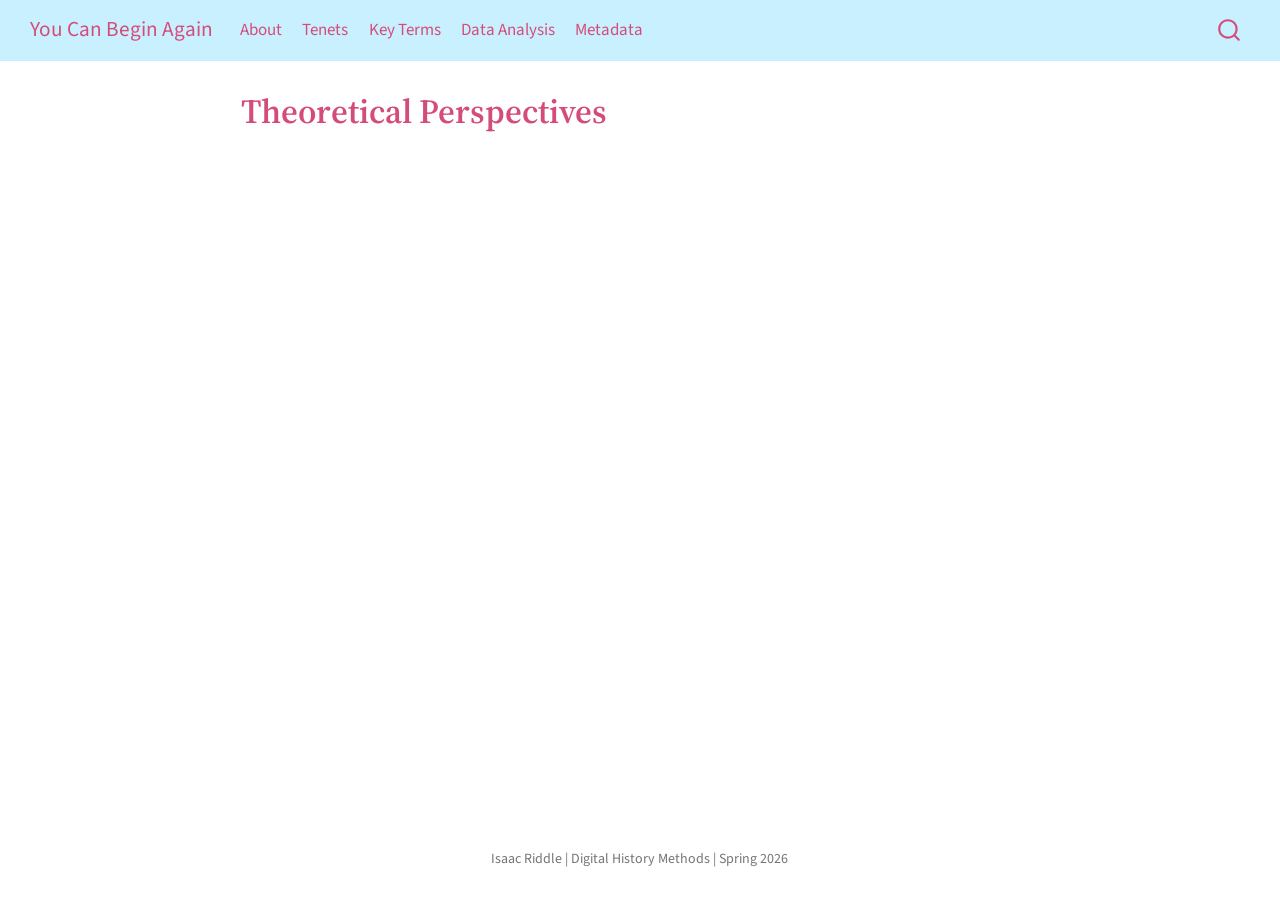
<file: theory.html>
<!DOCTYPE html>
<html xmlns="http://www.w3.org/1999/xhtml" lang="en" xml:lang="en"><head>

<meta charset="utf-8">
<meta name="generator" content="quarto-1.9.37">

<meta name="viewport" content="width=device-width, initial-scale=1.0, user-scalable=yes">


<title>Theoretical Perspectives – You Can Begin Again</title>
<style>
/* Default styles provided by pandoc.
** See https://pandoc.org/MANUAL.html#variables-for-html for config info.
*/
code{white-space: pre-wrap;}
span.smallcaps{font-variant: small-caps;}
div.columns{display: flex; gap: min(4vw, 1.5em);}
div.column{flex: auto; overflow-x: auto;}
div.hanging-indent{margin-left: 1.5em; text-indent: -1.5em;}
ul.task-list{list-style: none;}
ul.task-list li input[type="checkbox"] {
  width: 0.8em;
  margin: 0 0.8em 0.2em -1em; /* quarto-specific, see https://github.com/quarto-dev/quarto-cli/issues/4556 */ 
  vertical-align: middle;
}
</style>


<script src="site_libs/quarto-nav/quarto-nav.js"></script>
<script src="site_libs/quarto-nav/headroom.min.js"></script>
<script src="site_libs/clipboard/clipboard.min.js"></script>
<script src="site_libs/quarto-search/autocomplete.umd.js"></script>
<script src="site_libs/quarto-search/fuse.min.js"></script>
<script src="site_libs/quarto-search/quarto-search.js"></script>
<meta name="quarto:offset" content="./">
<script src="site_libs/quarto-html/quarto.js" type="module"></script>
<script src="site_libs/quarto-html/tabsets/tabsets.js" type="module"></script>
<script src="site_libs/quarto-html/popper.min.js"></script>
<script src="site_libs/quarto-html/tippy.umd.min.js"></script>
<script src="site_libs/quarto-html/anchor.min.js"></script>
<link href="site_libs/quarto-html/tippy.css" rel="stylesheet">
<link href="site_libs/quarto-html/quarto-syntax-highlighting-7f8f88aac4f3542376d5c11b86a4c14d.css" rel="stylesheet" id="quarto-text-highlighting-styles">
<script src="site_libs/bootstrap/bootstrap.min.js"></script>
<link href="site_libs/bootstrap/bootstrap-icons.css" rel="stylesheet">
<link href="site_libs/bootstrap/bootstrap-a1b686ef33f78459eae80886baf5259c.min.css" rel="stylesheet" append-hash="true" id="quarto-bootstrap" data-mode="light">
<script id="quarto-search-options" type="application/json">{
  "location": "navbar",
  "copy-button": false,
  "collapse-after": 3,
  "panel-placement": "end",
  "type": "overlay",
  "limit": 50,
  "keyboard-shortcut": [
    "f",
    "/",
    "s"
  ],
  "show-item-context": false,
  "language": {
    "search-no-results-text": "No results",
    "search-matching-documents-text": "matching documents",
    "search-copy-link-title": "Copy link to search",
    "search-hide-matches-text": "Hide additional matches",
    "search-more-match-text": "more match in this document",
    "search-more-matches-text": "more matches in this document",
    "search-clear-button-title": "Clear",
    "search-text-placeholder": "",
    "search-detached-cancel-button-title": "Cancel",
    "search-submit-button-title": "Submit",
    "search-label": "Search"
  }
}</script>


</head>

<body class="nav-fixed fullcontent quarto-light">

<div id="quarto-search-results"></div>
  <header id="quarto-header" class="headroom fixed-top">
    <nav class="navbar navbar-expand-lg " data-bs-theme="dark">
      <div class="navbar-container container-fluid">
      <div class="navbar-brand-container mx-auto">
    <a class="navbar-brand" href="./index.html">
    <span class="navbar-title">You Can Begin Again</span>
    </a>
  </div>
            <div id="quarto-search" class="" title="Search"></div>
          <button class="navbar-toggler" type="button" data-bs-toggle="collapse" data-bs-target="#navbarCollapse" aria-controls="navbarCollapse" role="menu" aria-expanded="false" aria-label="Toggle navigation" onclick="if (window.quartoToggleHeadroom) { window.quartoToggleHeadroom(); }">
  <span class="navbar-toggler-icon"></span>
</button>
          <div class="collapse navbar-collapse" id="navbarCollapse">
            <ul class="navbar-nav navbar-nav-scroll me-auto">
  <li class="nav-item">
    <a class="nav-link" href="./about.html"> 
<span class="menu-text">About</span></a>
  </li>  
  <li class="nav-item">
    <a class="nav-link" href="./tenets.html"> 
<span class="menu-text">Tenets</span></a>
  </li>  
  <li class="nav-item">
    <a class="nav-link" href="./terms.html"> 
<span class="menu-text">Key Terms</span></a>
  </li>  
  <li class="nav-item">
    <a class="nav-link" href="./datavisualization.html"> 
<span class="menu-text">Data Analysis</span></a>
  </li>  
  <li class="nav-item">
    <a class="nav-link" href="./metadata.html"> 
<span class="menu-text">Metadata</span></a>
  </li>  
</ul>
          </div> <!-- /navcollapse -->
            <div class="quarto-navbar-tools">
</div>
      </div> <!-- /container-fluid -->
    </nav>
</header>
<!-- content -->
<div id="quarto-content" class="quarto-container page-columns page-rows-contents page-layout-article page-navbar">
<!-- sidebar -->
<!-- margin-sidebar -->
    
<!-- main -->
<main class="content" id="quarto-document-content">

<header id="title-block-header" class="quarto-title-block default">
<div class="quarto-title">
<h1 class="title">Theoretical Perspectives</h1>
</div>



<div class="quarto-title-meta">

    
  
    
  </div>
  


</header>





</main> <!-- /main -->
<script id="quarto-html-after-body" type="application/javascript">
  window.document.addEventListener("DOMContentLoaded", function (event) {
    const icon = "";
    const anchorJS = new window.AnchorJS();
    anchorJS.options = {
      placement: 'right',
      icon: icon
    };
    anchorJS.add('.anchored');
    const isCodeAnnotation = (el) => {
      for (const clz of el.classList) {
        if (clz.startsWith('code-annotation-')) {                     
          return true;
        }
      }
      return false;
    }
    const onCopySuccess = function(e) {
      // button target
      const button = e.trigger;
      // don't keep focus
      button.blur();
      // flash "checked"
      button.classList.add('code-copy-button-checked');
      var currentTitle = button.getAttribute("title");
      button.setAttribute("title", "Copied!");
      let tooltip;
      if (window.bootstrap) {
        button.setAttribute("data-bs-toggle", "tooltip");
        button.setAttribute("data-bs-placement", "left");
        button.setAttribute("data-bs-title", "Copied!");
        tooltip = new bootstrap.Tooltip(button, 
          { trigger: "manual", 
            customClass: "code-copy-button-tooltip",
            offset: [0, -8]});
        tooltip.show();    
      }
      setTimeout(function() {
        if (tooltip) {
          tooltip.hide();
          button.removeAttribute("data-bs-title");
          button.removeAttribute("data-bs-toggle");
          button.removeAttribute("data-bs-placement");
        }
        button.setAttribute("title", currentTitle);
        button.classList.remove('code-copy-button-checked');
      }, 1000);
      // clear code selection
      e.clearSelection();
    }
    const getTextToCopy = function(trigger) {
      const outerScaffold = trigger.parentElement.cloneNode(true);
      const codeEl = outerScaffold.querySelector('code');
      for (const childEl of codeEl.children) {
        if (isCodeAnnotation(childEl)) {
          childEl.remove();
        }
      }
      return codeEl.innerText;
    }
    const clipboard = new window.ClipboardJS('.code-copy-button:not([data-in-quarto-modal])', {
      text: getTextToCopy
    });
    clipboard.on('success', onCopySuccess);
    if (window.document.getElementById('quarto-embedded-source-code-modal')) {
      const clipboardModal = new window.ClipboardJS('.code-copy-button[data-in-quarto-modal]', {
        text: getTextToCopy,
        container: window.document.getElementById('quarto-embedded-source-code-modal')
      });
      clipboardModal.on('success', onCopySuccess);
    }
      var localhostRegex = new RegExp(/^(?:http|https):\/\/localhost\:?[0-9]*\//);
      var mailtoRegex = new RegExp(/^mailto:/);
        var filterRegex = new RegExp("https:\/\/isaaclriddle\.github\.io\/beginagainarchive\/");
      var isInternal = (href) => {
          return filterRegex.test(href) || localhostRegex.test(href) || mailtoRegex.test(href);
      }
      // Inspect non-navigation links and adorn them if external
     var links = window.document.querySelectorAll('a[href]:not(.nav-link):not(.navbar-brand):not(.toc-action):not(.sidebar-link):not(.sidebar-item-toggle):not(.pagination-link):not(.no-external):not([aria-hidden]):not(.dropdown-item):not(.quarto-navigation-tool):not(.about-link)');
      for (var i=0; i<links.length; i++) {
        const link = links[i];
        if (!isInternal(link.href)) {
          // undo the damage that might have been done by quarto-nav.js in the case of
          // links that we want to consider external
          if (link.dataset.originalHref !== undefined) {
            link.href = link.dataset.originalHref;
          }
        }
      }
    function tippyHover(el, contentFn, onTriggerFn, onUntriggerFn) {
      const config = {
        allowHTML: true,
        maxWidth: 500,
        delay: 100,
        arrow: false,
        appendTo: function(el) {
            return el.parentElement;
        },
        interactive: true,
        interactiveBorder: 10,
        theme: 'quarto',
        placement: 'bottom-start',
      };
      if (contentFn) {
        config.content = contentFn;
      }
      if (onTriggerFn) {
        config.onTrigger = onTriggerFn;
      }
      if (onUntriggerFn) {
        config.onUntrigger = onUntriggerFn;
      }
      window.tippy(el, config); 
    }
    const noterefs = window.document.querySelectorAll('a[role="doc-noteref"]');
    for (var i=0; i<noterefs.length; i++) {
      const ref = noterefs[i];
      tippyHover(ref, function() {
        // use id or data attribute instead here
        let href = ref.getAttribute('data-footnote-href') || ref.getAttribute('href');
        try { href = new URL(href).hash; } catch {}
        const id = href.replace(/^#\/?/, "");
        const note = window.document.getElementById(id);
        if (note) {
          return note.innerHTML;
        } else {
          return "";
        }
      });
    }
    const xrefs = window.document.querySelectorAll('a.quarto-xref');
    const processXRef = (id, note) => {
      // Strip column container classes
      const stripColumnClz = (el) => {
        el.classList.remove("page-full", "page-columns");
        if (el.children) {
          for (const child of el.children) {
            stripColumnClz(child);
          }
        }
      }
      stripColumnClz(note)
      if (id === null || id.startsWith('sec-')) {
        // Special case sections, only their first couple elements
        const container = document.createElement("div");
        if (note.children && note.children.length > 2) {
          container.appendChild(note.children[0].cloneNode(true));
          for (let i = 1; i < note.children.length; i++) {
            const child = note.children[i];
            if (child.tagName === "P" && child.innerText === "") {
              continue;
            } else {
              container.appendChild(child.cloneNode(true));
              break;
            }
          }
          if (window.Quarto?.typesetMath) {
            window.Quarto.typesetMath(container);
          }
          return container.innerHTML
        } else {
          if (window.Quarto?.typesetMath) {
            window.Quarto.typesetMath(note);
          }
          return note.innerHTML;
        }
      } else {
        // Remove any anchor links if they are present
        const anchorLink = note.querySelector('a.anchorjs-link');
        if (anchorLink) {
          anchorLink.remove();
        }
        if (window.Quarto?.typesetMath) {
          window.Quarto.typesetMath(note);
        }
        if (note.classList.contains("callout")) {
          return note.outerHTML;
        } else {
          return note.innerHTML;
        }
      }
    }
    for (var i=0; i<xrefs.length; i++) {
      const xref = xrefs[i];
      tippyHover(xref, undefined, function(instance) {
        instance.disable();
        let url = xref.getAttribute('href');
        let hash = undefined; 
        if (url.startsWith('#')) {
          hash = url;
        } else {
          try { hash = new URL(url).hash; } catch {}
        }
        if (hash) {
          const id = hash.replace(/^#\/?/, "");
          const note = window.document.getElementById(id);
          if (note !== null) {
            try {
              const html = processXRef(id, note.cloneNode(true));
              instance.setContent(html);
            } finally {
              instance.enable();
              instance.show();
            }
          } else {
            // See if we can fetch this
            fetch(url.split('#')[0])
            .then(res => res.text())
            .then(html => {
              const parser = new DOMParser();
              const htmlDoc = parser.parseFromString(html, "text/html");
              const note = htmlDoc.getElementById(id);
              if (note !== null) {
                const html = processXRef(id, note);
                instance.setContent(html);
              } 
            }).finally(() => {
              instance.enable();
              instance.show();
            });
          }
        } else {
          // See if we can fetch a full url (with no hash to target)
          // This is a special case and we should probably do some content thinning / targeting
          fetch(url)
          .then(res => res.text())
          .then(html => {
            const parser = new DOMParser();
            const htmlDoc = parser.parseFromString(html, "text/html");
            const note = htmlDoc.querySelector('main.content');
            if (note !== null) {
              // This should only happen for chapter cross references
              // (since there is no id in the URL)
              // remove the first header
              if (note.children.length > 0 && note.children[0].tagName === "HEADER") {
                note.children[0].remove();
              }
              const html = processXRef(null, note);
              instance.setContent(html);
            } 
          }).finally(() => {
            instance.enable();
            instance.show();
          });
        }
      }, function(instance) {
      });
    }
        let selectedAnnoteEl;
        const selectorForAnnotation = ( cell, annotation) => {
          let cellAttr = 'data-code-cell="' + cell + '"';
          let lineAttr = 'data-code-annotation="' +  annotation + '"';
          const selector = 'span[' + cellAttr + '][' + lineAttr + ']';
          return selector;
        }
        const selectCodeLines = (annoteEl) => {
          const doc = window.document;
          const targetCell = annoteEl.getAttribute("data-target-cell");
          const targetAnnotation = annoteEl.getAttribute("data-target-annotation");
          const annoteSpan = window.document.querySelector(selectorForAnnotation(targetCell, targetAnnotation));
          const lines = annoteSpan.getAttribute("data-code-lines").split(",");
          const lineIds = lines.map((line) => {
            return targetCell + "-" + line;
          })
          let top = null;
          let height = null;
          let parent = null;
          if (lineIds.length > 0) {
              //compute the position of the single el (top and bottom and make a div)
              const el = window.document.getElementById(lineIds[0]);
              top = el.offsetTop;
              height = el.offsetHeight;
              parent = el.parentElement.parentElement;
            if (lineIds.length > 1) {
              const lastEl = window.document.getElementById(lineIds[lineIds.length - 1]);
              const bottom = lastEl.offsetTop + lastEl.offsetHeight;
              height = bottom - top;
            }
            if (top !== null && height !== null && parent !== null) {
              // cook up a div (if necessary) and position it 
              let div = window.document.getElementById("code-annotation-line-highlight");
              if (div === null) {
                div = window.document.createElement("div");
                div.setAttribute("id", "code-annotation-line-highlight");
                div.style.position = 'absolute';
                parent.appendChild(div);
              }
              div.style.top = top - 2 + "px";
              div.style.height = height + 4 + "px";
              div.style.left = 0;
              let gutterDiv = window.document.getElementById("code-annotation-line-highlight-gutter");
              if (gutterDiv === null) {
                gutterDiv = window.document.createElement("div");
                gutterDiv.setAttribute("id", "code-annotation-line-highlight-gutter");
                gutterDiv.style.position = 'absolute';
                const codeCell = window.document.getElementById(targetCell);
                const gutter = codeCell.querySelector('.code-annotation-gutter');
                gutter.appendChild(gutterDiv);
              }
              gutterDiv.style.top = top - 2 + "px";
              gutterDiv.style.height = height + 4 + "px";
            }
            selectedAnnoteEl = annoteEl;
          }
        };
        const unselectCodeLines = () => {
          const elementsIds = ["code-annotation-line-highlight", "code-annotation-line-highlight-gutter"];
          elementsIds.forEach((elId) => {
            const div = window.document.getElementById(elId);
            if (div) {
              div.remove();
            }
          });
          selectedAnnoteEl = undefined;
        };
          // Handle positioning of the toggle
      window.addEventListener(
        "resize",
        throttle(() => {
          elRect = undefined;
          if (selectedAnnoteEl) {
            selectCodeLines(selectedAnnoteEl);
          }
        }, 10)
      );
      function throttle(fn, ms) {
      let throttle = false;
      let timer;
        return (...args) => {
          if(!throttle) { // first call gets through
              fn.apply(this, args);
              throttle = true;
          } else { // all the others get throttled
              if(timer) clearTimeout(timer); // cancel #2
              timer = setTimeout(() => {
                fn.apply(this, args);
                timer = throttle = false;
              }, ms);
          }
        };
      }
        // Attach click handler to the DT
        const annoteDls = window.document.querySelectorAll('dt[data-target-cell]');
        for (const annoteDlNode of annoteDls) {
          annoteDlNode.addEventListener('click', (event) => {
            const clickedEl = event.target;
            if (clickedEl !== selectedAnnoteEl) {
              unselectCodeLines();
              const activeEl = window.document.querySelector('dt[data-target-cell].code-annotation-active');
              if (activeEl) {
                activeEl.classList.remove('code-annotation-active');
              }
              selectCodeLines(clickedEl);
              clickedEl.classList.add('code-annotation-active');
            } else {
              // Unselect the line
              unselectCodeLines();
              clickedEl.classList.remove('code-annotation-active');
            }
          });
        }
    const findCites = (el) => {
      const parentEl = el.parentElement;
      if (parentEl) {
        const cites = parentEl.dataset.cites;
        if (cites) {
          return {
            el,
            cites: cites.split(' ')
          };
        } else {
          return findCites(el.parentElement)
        }
      } else {
        return undefined;
      }
    };
    var bibliorefs = window.document.querySelectorAll('a[role="doc-biblioref"]');
    for (var i=0; i<bibliorefs.length; i++) {
      const ref = bibliorefs[i];
      const citeInfo = findCites(ref);
      if (citeInfo) {
        tippyHover(citeInfo.el, function() {
          var popup = window.document.createElement('div');
          citeInfo.cites.forEach(function(cite) {
            var citeDiv = window.document.createElement('div');
            citeDiv.classList.add('hanging-indent');
            citeDiv.classList.add('csl-entry');
            var biblioDiv = window.document.getElementById('ref-' + cite);
            if (biblioDiv) {
              citeDiv.innerHTML = biblioDiv.innerHTML;
            }
            popup.appendChild(citeDiv);
          });
          return popup.innerHTML;
        });
      }
    }
  });
  </script>
</div> <!-- /content -->
<footer class="footer">
  <div class="nav-footer">
    <div class="nav-footer-left">
      &nbsp;
    </div>   
    <div class="nav-footer-center">
<p>Isaac Riddle | Digital History Methods | Spring 2026</p>
</div>
    <div class="nav-footer-right">
      &nbsp;
    </div>
  </div>
</footer>




</body></html>
</file>
<file: site_libs/quarto-html/tippy.css>
.tippy-box[data-animation=fade][data-state=hidden]{opacity:0}[data-tippy-root]{max-width:calc(100vw - 10px)}.tippy-box{position:relative;background-color:#333;color:#fff;border-radius:4px;font-size:14px;line-height:1.4;white-space:normal;outline:0;transition-property:transform,visibility,opacity}.tippy-box[data-placement^=top]>.tippy-arrow{bottom:0}.tippy-box[data-placement^=top]>.tippy-arrow:before{bottom:-7px;left:0;border-width:8px 8px 0;border-top-color:initial;transform-origin:center top}.tippy-box[data-placement^=bottom]>.tippy-arrow{top:0}.tippy-box[data-placement^=bottom]>.tippy-arrow:before{top:-7px;left:0;border-width:0 8px 8px;border-bottom-color:initial;transform-origin:center bottom}.tippy-box[data-placement^=left]>.tippy-arrow{right:0}.tippy-box[data-placement^=left]>.tippy-arrow:before{border-width:8px 0 8px 8px;border-left-color:initial;right:-7px;transform-origin:center left}.tippy-box[data-placement^=right]>.tippy-arrow{left:0}.tippy-box[data-placement^=right]>.tippy-arrow:before{left:-7px;border-width:8px 8px 8px 0;border-right-color:initial;transform-origin:center right}.tippy-box[data-inertia][data-state=visible]{transition-timing-function:cubic-bezier(.54,1.5,.38,1.11)}.tippy-arrow{width:16px;height:16px;color:#333}.tippy-arrow:before{content:"";position:absolute;border-color:transparent;border-style:solid}.tippy-content{position:relative;padding:5px 9px;z-index:1}
</file>
<file: site_libs/quarto-html/quarto-syntax-highlighting-7f8f88aac4f3542376d5c11b86a4c14d.css>
/* quarto syntax highlight colors */
:root {
  --quarto-hl-ot-color: #003B4F;
  --quarto-hl-at-color: #657422;
  --quarto-hl-ss-color: #20794D;
  --quarto-hl-an-color: #5E5E5E;
  --quarto-hl-fu-color: #4758AB;
  --quarto-hl-st-color: #20794D;
  --quarto-hl-cf-color: #003B4F;
  --quarto-hl-op-color: #5E5E5E;
  --quarto-hl-er-color: #AD0000;
  --quarto-hl-bn-color: #AD0000;
  --quarto-hl-al-color: #AD0000;
  --quarto-hl-va-color: #111111;
  --quarto-hl-bu-color: inherit;
  --quarto-hl-ex-color: inherit;
  --quarto-hl-pp-color: #AD0000;
  --quarto-hl-in-color: #5E5E5E;
  --quarto-hl-vs-color: #20794D;
  --quarto-hl-wa-color: #5E5E5E;
  --quarto-hl-do-color: #5E5E5E;
  --quarto-hl-im-color: #00769E;
  --quarto-hl-ch-color: #20794D;
  --quarto-hl-dt-color: #AD0000;
  --quarto-hl-fl-color: #AD0000;
  --quarto-hl-co-color: #5E5E5E;
  --quarto-hl-cv-color: #5E5E5E;
  --quarto-hl-cn-color: #8f5902;
  --quarto-hl-sc-color: #5E5E5E;
  --quarto-hl-dv-color: #AD0000;
  --quarto-hl-kw-color: #003B4F;
}

/* other quarto variables */
:root {
  --quarto-font-monospace: SFMono-Regular, Menlo, Monaco, Consolas, "Liberation Mono", "Courier New", monospace;
}

/* syntax highlight based on Pandoc's rules */
pre > code.sourceCode > span {
  color: #003B4F;
}

code.sourceCode > span {
  color: #003B4F;
}

div.sourceCode,
div.sourceCode pre.sourceCode {
  color: #003B4F;
}

/* Normal */
code span {
  color: #003B4F;
}

/* Alert */
code span.al {
  color: #AD0000;
  font-style: inherit;
}

/* Annotation */
code span.an {
  color: #5E5E5E;
  font-style: inherit;
}

/* Attribute */
code span.at {
  color: #657422;
  font-style: inherit;
}

/* BaseN */
code span.bn {
  color: #AD0000;
  font-style: inherit;
}

/* BuiltIn */
code span.bu {
  font-style: inherit;
}

/* ControlFlow */
code span.cf {
  color: #003B4F;
  font-weight: bold;
  font-style: inherit;
}

/* Char */
code span.ch {
  color: #20794D;
  font-style: inherit;
}

/* Constant */
code span.cn {
  color: #8f5902;
  font-style: inherit;
}

/* Comment */
code span.co {
  color: #5E5E5E;
  font-style: inherit;
}

/* CommentVar */
code span.cv {
  color: #5E5E5E;
  font-style: italic;
}

/* Documentation */
code span.do {
  color: #5E5E5E;
  font-style: italic;
}

/* DataType */
code span.dt {
  color: #AD0000;
  font-style: inherit;
}

/* DecVal */
code span.dv {
  color: #AD0000;
  font-style: inherit;
}

/* Error */
code span.er {
  color: #AD0000;
  font-style: inherit;
}

/* Extension */
code span.ex {
  font-style: inherit;
}

/* Float */
code span.fl {
  color: #AD0000;
  font-style: inherit;
}

/* Function */
code span.fu {
  color: #4758AB;
  font-style: inherit;
}

/* Import */
code span.im {
  color: #00769E;
  font-style: inherit;
}

/* Information */
code span.in {
  color: #5E5E5E;
  font-style: inherit;
}

/* Keyword */
code span.kw {
  color: #003B4F;
  font-weight: bold;
  font-style: inherit;
}

/* Operator */
code span.op {
  color: #5E5E5E;
  font-style: inherit;
}

/* Other */
code span.ot {
  color: #003B4F;
  font-style: inherit;
}

/* Preprocessor */
code span.pp {
  color: #AD0000;
  font-style: inherit;
}

/* SpecialChar */
code span.sc {
  color: #5E5E5E;
  font-style: inherit;
}

/* SpecialString */
code span.ss {
  color: #20794D;
  font-style: inherit;
}

/* String */
code span.st {
  color: #20794D;
  font-style: inherit;
}

/* Variable */
code span.va {
  color: #111111;
  font-style: inherit;
}

/* VerbatimString */
code span.vs {
  color: #20794D;
  font-style: inherit;
}

/* Warning */
code span.wa {
  color: #5E5E5E;
  font-style: italic;
}

.prevent-inlining {
  content: "</";
}

/*# sourceMappingURL=789ad8cd35626ba772517505b42a116e.css.map */
</file>
<file: site_libs/htmltools-fill-0.5.9/fill.css>
@layer htmltools {
  .html-fill-container {
    display: flex;
    flex-direction: column;
    /* Prevent the container from expanding vertically or horizontally beyond its
    parent's constraints. */
    min-height: 0;
    min-width: 0;
  }
  .html-fill-container > .html-fill-item {
    /* Fill items can grow and shrink freely within
    available vertical space in fillable container */
    flex: 1 1 auto;
    min-height: 0;
    min-width: 0;
  }
  .html-fill-container > :not(.html-fill-item) {
    /* Prevent shrinking or growing of non-fill items */
    flex: 0 0 auto;
  }
}
</file>
<file: site_libs/reactable-0.4.5/reactable.css>
.Reactable{-webkit-box-orient:vertical;-webkit-box-direction:normal;display:-webkit-box;display:-ms-flexbox;display:flex;-ms-flex-direction:column;flex-direction:column;position:relative}.Reactable *{-webkit-box-sizing:border-box;box-sizing:border-box}.Reactable .rt-table{-webkit-box-flex:1;-webkit-box-align:stretch;-ms-flex-align:stretch;align-items:stretch;border-collapse:collapse;-ms-flex:auto 1;flex:auto 1;overflow:auto;width:100%}.Reactable .rt-table,.Reactable .rt-thead{-webkit-box-orient:vertical;-webkit-box-direction:normal;display:-webkit-box;display:-ms-flexbox;display:flex;-ms-flex-direction:column;flex-direction:column}.Reactable .rt-thead .rt-td,.Reactable .rt-thead .rt-th{line-height:normal;position:relative}.Reactable .rt-th.rt-th-resizable{overflow:visible}.Reactable .rt-th.rt-th-resizable:last-child{overflow:hidden}.Reactable .rt-tbody{-webkit-box-orient:vertical;-webkit-box-direction:normal;display:-webkit-box;display:-ms-flexbox;display:flex;-ms-flex-direction:column;flex-direction:column;overflow:auto}.rt-td-expandable{cursor:pointer}.Reactable .rt-tr-group{-webkit-box-orient:vertical;-webkit-box-direction:normal;-webkit-box-align:stretch;-ms-flex-align:stretch;align-items:stretch;-ms-flex:1 0 auto;flex:1 0 auto;-ms-flex-direction:column;flex-direction:column}.Reactable .rt-tr,.Reactable .rt-tr-group{-webkit-box-flex:1;display:-webkit-box;display:-ms-flexbox;display:flex}.Reactable .rt-tr{-ms-flex:1 0 auto;flex:1 0 auto}.Reactable .rt-td,.Reactable .rt-th{-webkit-box-flex:1;-ms-flex:1 0 0px;flex:1 0 0;overflow:hidden}.Reactable .rt-resizer{bottom:0;cursor:col-resize;display:inline-block;position:absolute;right:-18px;top:0;width:36px;z-index:10}.Reactable .rt-tfoot{-webkit-box-orient:vertical;-webkit-box-direction:normal;display:-webkit-box;display:-ms-flexbox;display:flex;-ms-flex-direction:column;flex-direction:column}.Reactable .rt-resizing .rt-td,.Reactable .rt-resizing .rt-th{cursor:col-resize;-webkit-transition:none!important;transition:none!important;-webkit-user-select:none;-moz-user-select:none;-ms-user-select:none;user-select:none}
.Reactable{background-color:#fff;height:100%}.rt-inline{display:-webkit-inline-box;display:-ms-inline-flexbox;display:inline-flex}.rt-th{font-weight:600}.rt-td,.rt-th{word-wrap:break-word;display:-webkit-box;display:-ms-flexbox;display:flex;max-width:100%;overflow-wrap:break-word}.rt-td-inner,.rt-th-inner{overflow:hidden;padding:7px 8px;width:100%}.rt-compact .rt-td-inner,.rt-compact .rt-th-inner{padding:4px 6px}.rt-text-content{overflow:hidden}.rt-nowrap .rt-td-inner,.rt-nowrap .rt-text-content,.rt-nowrap .rt-th-inner{text-overflow:ellipsis;white-space:nowrap}.rt-select{-webkit-box-align:center;-ms-flex-align:center;-webkit-box-pack:center;-ms-flex-pack:center;align-items:center;display:-webkit-box;display:-ms-flexbox;display:flex;justify-content:center}input[type=checkbox].rt-select-input,input[type=radio].rt-select-input{display:block;margin:0}.rt-align-left{text-align:left}.rt-align-right{text-align:right}.rt-align-center{text-align:center}.rt-valign-center{-webkit-box-align:center;-ms-flex-align:center;align-items:center}.rt-valign-bottom{-webkit-box-align:end;-ms-flex-align:end;align-items:flex-end}.rt-sticky,.rt-tbody,.rt-tr,.rt-tr-group{background-color:inherit}.rt-sticky{z-index:1}.rt-table{border-color:#e6e6e6;border-width:1px}.rt-bordered .rt-table,.rt-outlined .rt-table{border-style:solid}.Reactable:not(.rt-keyboard-active) .rt-table:focus{outline-style:solid;outline-width:0}.rt-th{border-bottom:2px solid #e6e6e6;border-left-color:rgba(0,0,0,.05);border-left-width:1px}.rt-bordered .rt-th,.rt-outlined .rt-th{border-bottom-width:1px}.rt-td{border-left-color:rgba(0,0,0,.05);border-left-width:1px;border-top:1px solid #f2f2f2}.rt-borderless .rt-td,.rt-tr-group:first-child>.rt-tr:first-child .rt-td{border-top:none}.rt-bordered .rt-td,.rt-bordered .rt-th{border-left-style:solid}.rt-bordered .rt-td:first-child,.rt-bordered .rt-th:first-child{border-left:none}.rt-th-group,.rt-th-group-none{border-bottom-style:none}.rt-th-group:after{background-color:#e6e6e6;bottom:0;content:"";height:1px;left:8px;margin:auto;position:absolute;right:8px;width:100%}.rt-bordered .rt-th-group:after,.rt-outlined .rt-th-group:after{left:0;right:0}.rt-bordered .rt-th-group-none{border-bottom-style:solid}.rt-tr-striped{background-color:rgba(0,0,0,.03)}.rt-tr-striped-sticky{background-color:#f7f7f7}.rt-tr-highlight:hover{background-color:rgba(0,0,0,.05)}.rt-tr-highlight-sticky:hover{background-color:#f2f2f2}.rt-tr-pad{-webkit-user-select:none;-moz-user-select:none;-ms-user-select:none;user-select:none}.Reactable .rt-tbody,.Reactable .rt-tfoot,.Reactable .rt-thead{-ms-flex-negative:0;flex-shrink:0}@supports (position:sticky){.Reactable .rt-table{background:inherit}.Reactable .rt-tbody{overflow:visible}.Reactable .rt-thead{top:0}.Reactable .rt-tfoot,.Reactable .rt-thead{background:inherit;position:sticky;z-index:2}.Reactable .rt-tfoot{bottom:0}}@media screen and (-ms-high-contrast:active),screen and (-ms-high-contrast:none){.Reactable .rt-tbody{-ms-overflow-style:-ms-autohiding-scrollbar;overflow:auto}}.rt-td-filter{border-bottom:1px solid #f2f2f2;border-top:0}.rt-borderless .rt-td-filter{border-bottom:0}.rt-filter{background-color:#fff;border:1px solid rgba(0,0,0,.1);border-radius:3px;color:inherit;font-family:inherit;font-size:inherit;font-weight:400;margin:0;outline-style:solid;outline-width:0;padding:5px 7px;width:100%}.rt-filter:focus{border:1px solid rgba(0,0,0,.25)}.rt-sort-header{display:-webkit-box;display:-ms-flexbox;display:flex}.rt-align-center .rt-sort-header{-webkit-box-pack:center;-ms-flex-pack:center;justify-content:center}.rt-align-right .rt-sort-header{-webkit-box-pack:end;-ms-flex-pack:end;justify-content:flex-end}.rt-th{outline-style:solid;outline-width:0}.rt-th[aria-sort]{cursor:pointer}.rt-th[aria-sort] .rt-sort-left:after{line-height:0;padding-right:5px}.rt-th[aria-sort] .rt-sort-right:after{line-height:0;padding-left:5px}.rt-th[aria-sort=ascending] .rt-sort-left:after,.rt-th[aria-sort=ascending] .rt-sort-right:after{content:"\2191"}.rt-th[aria-sort=descending] .rt-sort-left:after,.rt-th[aria-sort=descending] .rt-sort-right:after{content:"\2193"}.rt-th[aria-sort=none] .rt-sort:after{content:"\2195";opacity:.4}.rt-keyboard-active .rt-th[data-sort-hint=ascending]:focus .rt-sort-left:after,.rt-keyboard-active .rt-th[data-sort-hint=ascending]:focus .rt-sort-right:after{content:"\2191";opacity:.4}.rt-keyboard-active .rt-th[data-sort-hint=descending]:focus .rt-sort-left:after,.rt-keyboard-active .rt-th[data-sort-hint=descending]:focus .rt-sort-right:after{content:"\2193";opacity:.4}.rt-expander-button{background:none;border:none;cursor:pointer;margin:0 2px;padding:0}.rt-expander{color:transparent;display:inline-block;outline-style:solid;outline-width:0;padding:0 8px;position:relative}.rt-expander:after{border-left:5.04px solid transparent;border-right:5.04px solid transparent;border-top:7px solid rgba(0,0,0,.8);content:"";cursor:pointer;height:0;left:50%;position:absolute;top:50%;-webkit-transform:translate(-50%,-50%) rotate(-90deg);transform:translate(-50%,-50%) rotate(-90deg);-webkit-transition:all .3s cubic-bezier(.175,.885,.32,1.275);transition:all .3s cubic-bezier(.175,.885,.32,1.275);width:0}.rt-expander.rt-expander-open:after{-webkit-transform:translate(-50%,-50%) rotate(0);transform:translate(-50%,-50%) rotate(0)}.rt-pagination{-webkit-box-pack:justify;-ms-flex-pack:justify;-webkit-box-align:baseline;-ms-flex-align:baseline;align-items:baseline;border-top:1px solid #f2f2f2;display:-webkit-box;display:-ms-flexbox;display:flex;-ms-flex-wrap:wrap;flex-wrap:wrap;justify-content:space-between;padding:6px 4px}.rt-bordered .rt-pagination,.rt-outlined .rt-pagination{border-top:none}.rt-pagination-info :not(:last-child){margin-right:16px}.rt-page-info{display:inline-block;margin:6px 8px;opacity:.9}.rt-page-size{display:inline-block;margin:0 8px}.rt-page-size-select{margin:0 2px}.rt-page-button,.rt-page-jump,.rt-page-size-select{color:inherit;font-family:inherit;font-size:inherit;line-height:inherit}.rt-page-jump,.rt-page-size-select{background-color:#fff;border:1px solid rgba(0,0,0,.05);border-radius:3px;padding:3px}@supports (-moz-appearance:none){.rt-page-size-select{-moz-appearance:none;background-image:url('data:image/svg+xml;charset=US-ASCII,<svg width="24" height="24" xmlns="http://www.w3.org/2000/svg"><path fill="%23333" d="M24 1.5l-12 21-12-21h24z"/></svg>');background-position:right 6px center;background-repeat:no-repeat;background-size:6px;padding-right:12px}}.rt-page-button{background-color:transparent;border:none;border-radius:3px;cursor:pointer;outline-style:solid;outline-width:0;padding:6px 12px}.rt-page-button::-moz-focus-inner{border-style:none;padding:0}.rt-page-button:disabled{cursor:default;opacity:.6}.rt-page-button:hover{background-color:rgba(0,0,0,.04)}.rt-page-button:active{background-color:rgba(0,0,0,.08)}.rt-keyboard-active .rt-page-button:focus{background-color:rgba(0,0,0,.04)}.rt-page-button:disabled:focus,.rt-page-button:disabled:hover{background-color:transparent}.rt-page-button-current{font-weight:700}.rt-page-ellipsis{margin:0 4px;pointer-events:none}.rt-page-numbers{display:inline-block;margin:0 8px;white-space:nowrap}.rt-page-jump{text-align:center;width:70px}.rt-tbody-no-data{position:relative}.rt-tbody-no-data .rt-td{border-color:transparent}.rt-no-data{display:block;left:50%;line-height:0;position:absolute;top:50%;-webkit-transform:translate(-50%,-50%);transform:translate(-50%,-50%);z-index:1}.rt-search{-ms-flex-item-align:end;align-self:flex-end;background-color:#fff;border:1px solid rgba(0,0,0,.1);border-radius:3px;color:inherit;display:block;font-family:inherit;font-size:inherit;margin:0 0 8px;outline-style:solid;outline-width:0;padding:5px 7px}.rt-search:active,.rt-search:focus{border:1px solid rgba(0,0,0,.25)}
</file>
